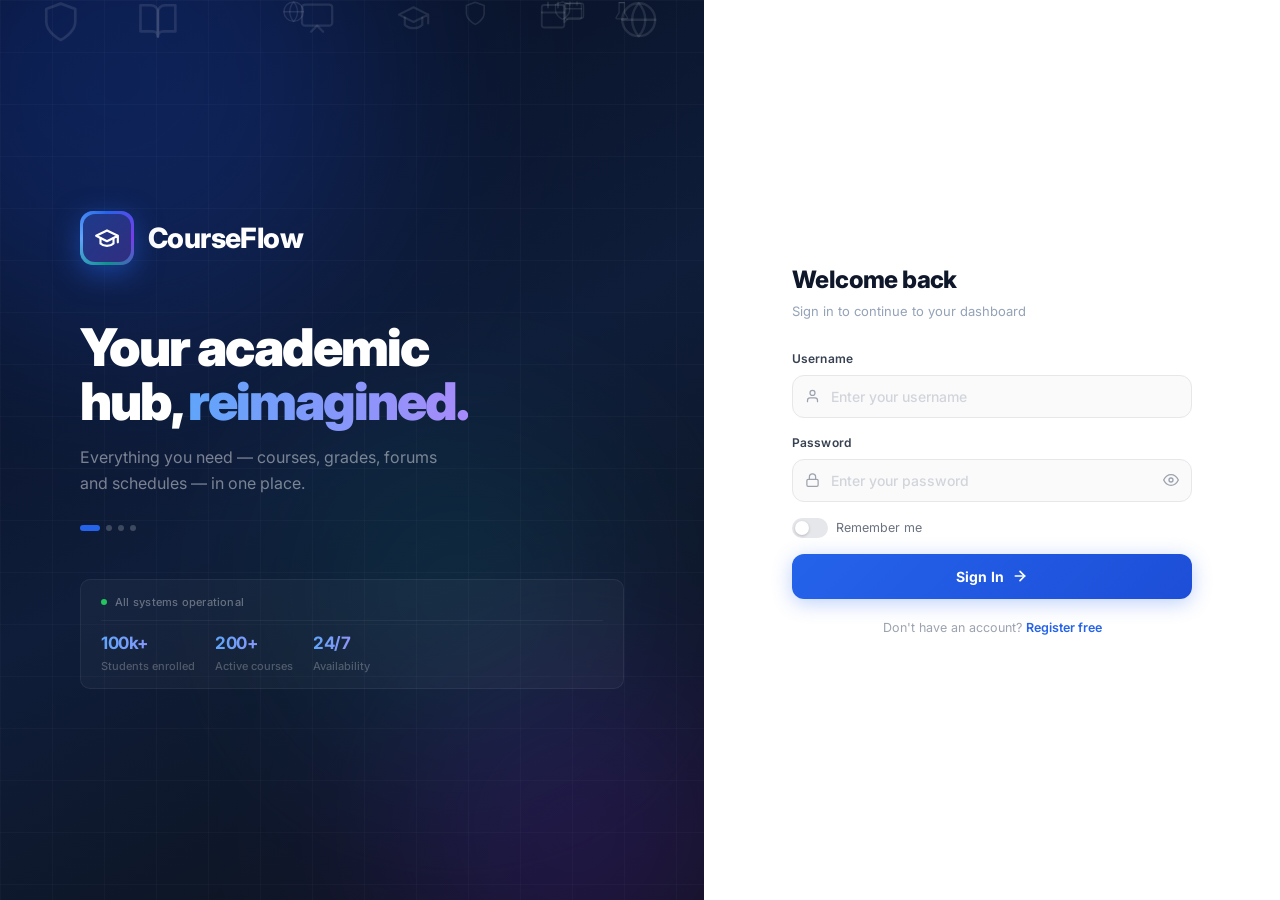
<file: admin-courses.html>
<!DOCTYPE html>
<html lang="en">
<head>
<meta charset="UTF-8" />
<meta name="viewport" content="width=device-width, initial-scale=1.0" />
<title>CourseFlow — Manage Courses</title>
<link rel="stylesheet" href="/styles.css" />
<style>
  /* ── SEARCH BAR IN PANEL HEADER ── */
  .search-field {
    position: relative;
    display: flex; align-items: center;
  }
  .search-field svg {
    position: absolute; left: 10px;
    width: 15px; height: 15px;
    stroke: var(--text-muted); fill: none;
    stroke-width: 2; stroke-linecap: round; stroke-linejoin: round;
    pointer-events: none;
  }
  .search-field input {
    padding: 7px 12px 7px 34px;
    font-size: 13px;
    width: 220px;
    border: 1.5px solid var(--border);
    border-radius: var(--radius-sm);
    background: var(--bg);
    color: var(--text);
    outline: none;
    transition: border-color 0.15s, box-shadow 0.15s;
  }
  .search-field input:focus {
    border-color: var(--blue);
    box-shadow: 0 0 0 3px rgba(37,99,235,0.08);
    background: var(--surface);
  }
  .search-field input::placeholder { color: var(--text-light); }

  /* ── SUBJECT DOT ── */
  .subject-dot {
    width: 10px; height: 10px;
    border-radius: 50%;
    flex-shrink: 0;
    display: inline-block;
  }

  /* ── LECTURER MINI AVATAR ── */
  .mini-avatar {
    width: 22px; height: 22px;
    border-radius: 50%;
    display: inline-flex; align-items: center; justify-content: center;
    font-size: 9px; font-weight: 700; color: #fff;
    flex-shrink: 0;
  }

  /* ── ASSIGN CARDS LAYOUT ── */
  .assign-cards {
    display: grid;
    grid-template-columns: 1fr 1fr;
    gap: 20px;
    margin-bottom: 24px;
  }
  .assign-select-card {
    background: var(--bg);
    border: 1.5px solid var(--border);
    border-radius: var(--radius);
    padding: 20px;
    transition: border-color 0.15s;
  }
  .assign-select-card:focus-within { border-color: var(--blue); }
  .assign-card-label {
    display: flex; align-items: center; gap: 8px;
    font-size: 11px; font-weight: 700; text-transform: uppercase;
    letter-spacing: 0.08em; color: var(--text-muted);
    margin-bottom: 10px;
  }
  .assign-card-label svg {
    width: 14px; height: 14px;
    stroke: currentColor; fill: none;
    stroke-width: 2; stroke-linecap: round; stroke-linejoin: round;
  }

  /* ── CREATE FORM ── */
  .create-form-card {
    background: var(--surface);
    border: 1px solid var(--border);
    border-radius: var(--radius);
    overflow: hidden;
    box-shadow: var(--shadow-sm);
  }
  .form-section-header {
    display: flex; align-items: center; gap: 10px;
    padding: 18px 24px;
    border-bottom: 1px solid var(--border);
    background: var(--bg);
  }
  .form-section-icon {
    width: 34px; height: 34px;
    border-radius: 8px;
    display: flex; align-items: center; justify-content: center;
    background: var(--blue-light);
  }
  .form-section-icon svg {
    width: 16px; height: 16px;
    stroke: var(--blue); fill: none;
    stroke-width: 2; stroke-linecap: round; stroke-linejoin: round;
  }
  .form-section-title { font-size: 14px; font-weight: 700; }
  .form-section-sub   { font-size: 12px; color: var(--text-muted); }

  .assign-course-row {
    display: flex; align-items: center; gap: 12px;
    padding: 11px 16px; cursor: pointer;
    border-bottom: 1px solid var(--border-light);
    transition: background 0.12s;
  }
  .assign-course-row:last-child { border-bottom: none; }
  .assign-course-row:hover { background: var(--bg); }
  .assign-course-row.selected { background: var(--blue-light); }
  .assign-course-row.selected .assign-course-code { background: var(--blue); color: #fff; }
  .assign-course-code {
    font-size: 11px; font-weight: 700;
    background: var(--bg); color: var(--text-muted);
    border-radius: 6px; padding: 3px 8px;
    white-space: nowrap; flex-shrink: 0;
    border: 1px solid var(--border);
  }
  .assign-course-name { font-size: 13px; font-weight: 500; flex: 1; min-width: 0; overflow: hidden; text-overflow: ellipsis; white-space: nowrap; }
  .assign-course-lec  { font-size: 11px; color: var(--text-muted); white-space: nowrap; flex-shrink: 0; }
  .assign-confirm-row {
    background: var(--bg);
    border: 1px solid var(--border);
    border-radius: var(--radius);
    padding: 16px 20px;
    display: flex; align-items: center; justify-content: space-between;
    gap: 16px;
    flex-wrap: wrap;
  }
  .assign-confirm-info { font-size: 13px; color: var(--text-muted); }
  .assign-confirm-info strong { color: var(--text); }

  .table-footer {
    padding: 14px 24px;
    border-top: 1px solid var(--border);
    display: flex; justify-content: space-between; align-items: center;
  }
</style>
</head>
<body>
<div class="layout">
  <aside class="sidebar" id="sidebar"></aside>
  <div class="main">
    <header class="topbar">
      <div class="topbar-left">
        <div class="topbar-title">Courses</div>
        <div class="topbar-sub">Create and manage all courses</div>
      </div>
      <div class="topbar-right">
        <span class="role-chip admin" id="tb-role-chip">admin</span>
        <a class="topbar-avatar-btn" href="/profile.html">
          <div class="user-avatar" id="tb-avatar">?</div>
          <span id="tb-username"></span>
        </a>
      </div>
    </header>

    <div class="page-content">

      <!-- TAB BAR -->
      <div class="tab-bar mb-24">
        <button class="tab-btn active" id="tab-list-btn" onclick="switchTab('list')">
          <span style="display:flex;align-items:center;gap:6px">
            <svg width="13" height="13" viewBox="0 0 24 24" fill="none" stroke="currentColor" stroke-width="2" stroke-linecap="round" stroke-linejoin="round"><line x1="8" y1="6" x2="21" y2="6"/><line x1="8" y1="12" x2="21" y2="12"/><line x1="8" y1="18" x2="21" y2="18"/><line x1="3" y1="6" x2="3.01" y2="6"/><line x1="3" y1="12" x2="3.01" y2="12"/><line x1="3" y1="18" x2="3.01" y2="18"/></svg>
            All Courses
          </span>
        </button>
        <button class="tab-btn" id="tab-assign-btn" onclick="switchTab('assign')">
          <span style="display:flex;align-items:center;gap:6px">
            <svg width="13" height="13" viewBox="0 0 24 24" fill="none" stroke="currentColor" stroke-width="2" stroke-linecap="round" stroke-linejoin="round"><path d="M20 21v-2a4 4 0 0 0-4-4H8a4 4 0 0 0-4 4v2"/><circle cx="12" cy="7" r="4"/></svg>
            Assign Lecturer
          </span>
        </button>
        <button class="tab-btn" id="tab-create-btn" onclick="switchTab('create')">
          <span style="display:flex;align-items:center;gap:6px">
            <svg width="13" height="13" viewBox="0 0 24 24" fill="none" stroke="currentColor" stroke-width="2" stroke-linecap="round" stroke-linejoin="round"><circle cx="12" cy="12" r="10"/><line x1="12" y1="8" x2="12" y2="16"/><line x1="8" y1="12" x2="16" y2="12"/></svg>
            Create Course
          </span>
        </button>
      </div>

      <!-- ── ALL COURSES ── -->
      <div id="section-list">
        <div class="panel">
          <div class="panel-header">
            <div class="panel-title">All Courses</div>
            <div class="search-field">
              <svg viewBox="0 0 24 24"><circle cx="11" cy="11" r="8"/><line x1="21" y1="21" x2="16.65" y2="16.65"/></svg>
              <input id="course-search" type="text" placeholder="Search courses…" oninput="filterCourses()" />
            </div>
          </div>
          <div id="courses-table"><div class="loading"><div class="spinner"></div> Loading courses…</div></div>
          <div class="table-footer">
            <span style="font-size:13px;color:var(--text-muted)" id="courses-count"></span>
            <div class="pagination" id="courses-pagination"></div>
          </div>
        </div>
      </div>

      <!-- ── ASSIGN LECTURER ── -->
      <div id="section-assign" style="display:none">
        <div style="display:grid;grid-template-columns:1fr 340px;gap:20px;align-items:start">
          <!-- Left: searchable course list -->
          <div class="panel" style="overflow:hidden">
            <div class="panel-header">
              <div class="panel-title">Select a Course</div>
              <div class="search-field">
                <svg viewBox="0 0 24 24"><circle cx="11" cy="11" r="8"/><line x1="21" y1="21" x2="16.65" y2="16.65"/></svg>
                <input id="assign-course-search" type="text" placeholder="Search by name or code…" oninput="filterAssignCourses()" />
              </div>
            </div>
            <div id="assign-course-list" style="max-height:calc(100vh - 280px);overflow-y:auto"></div>
          </div>
          <!-- Right: sticky confirm card -->
          <div style="position:sticky;top:80px">
            <div class="create-form-card">
              <div class="form-section-header" style="background:linear-gradient(135deg,#0d1424,#1e3a5f)">
                <div class="form-section-icon" style="background:rgba(255,255,255,0.12)">
                  <svg viewBox="0 0 24 24" style="stroke:#93c5fd"><path d="M20 21v-2a4 4 0 0 0-4-4H8a4 4 0 0 0-4 4v2"/><circle cx="12" cy="7" r="4"/></svg>
                </div>
                <div>
                  <div class="form-section-title" style="color:#fff">Assign Lecturer</div>
                  <div class="form-section-sub" style="color:#93c5fd">Select a course then pick a lecturer</div>
                </div>
              </div>
              <div class="panel-body" style="display:flex;flex-direction:column;gap:16px">
                <div>
                  <div class="assign-card-label" style="margin-bottom:6px">
                    <svg viewBox="0 0 24 24"><path d="M4 19.5A2.5 2.5 0 0 1 6.5 17H20"/><path d="M6.5 2H20v20H6.5A2.5 2.5 0 0 1 4 19.5v-15A2.5 2.5 0 0 1 6.5 2z"/></svg>
                    Course
                  </div>
                  <div id="assign-selected-course" style="font-size:13px;color:var(--text-muted);padding:10px 12px;background:var(--bg);border-radius:var(--radius-sm);border:1px solid var(--border)">
                    ← Select a course from the list
                  </div>
                </div>
                <div class="form-group" style="margin-bottom:0">
                  <label class="form-label">
                    <svg width="11" height="11" viewBox="0 0 24 24" fill="none" stroke="currentColor" stroke-width="2.5" stroke-linecap="round" stroke-linejoin="round" style="vertical-align:middle;margin-right:4px"><path d="M20 21v-2a4 4 0 0 0-4-4H8a4 4 0 0 0-4 4v2"/><circle cx="12" cy="7" r="4"/></svg>
                    Lecturer
                  </label>
                  <select class="form-select" id="al-lecturer-tab"><option value="">— Select lecturer —</option></select>
                </div>
                <button class="btn btn-primary w-full" style="justify-content:center;padding:12px" onclick="assignLecturerTab()">
                  <svg width="15" height="15" viewBox="0 0 24 24" fill="none" stroke="currentColor" stroke-width="2.5" stroke-linecap="round" stroke-linejoin="round"><polyline points="20 6 9 17 4 12"/></svg>
                  Confirm Assignment
                </button>
              </div>
            </div>
          </div>
        </div>
      </div>

      <select id="al-course" style="display:none"></select>

      <!-- ── CREATE COURSE ── -->
      <div id="section-create" style="display:none">
        <div style="display:grid;grid-template-columns:1fr 380px;gap:20px;align-items:start">

          <!-- Left: info panel -->
          <div class="panel" style="overflow:hidden">
            <div class="panel-header">
              <div class="panel-title">Course Details</div>
            </div>
            <div class="panel-body" style="display:flex;flex-direction:column;gap:16px">
              <div class="form-row" style="gap:16px">
                <div class="form-group" style="margin-bottom:0">
                  <label class="form-label">
                    <svg width="11" height="11" viewBox="0 0 24 24" fill="none" stroke="currentColor" stroke-width="2.5" stroke-linecap="round" stroke-linejoin="round" style="vertical-align:middle;margin-right:4px"><path d="M4 19.5A2.5 2.5 0 0 1 6.5 17H20"/><path d="M6.5 2H20v20H6.5A2.5 2.5 0 0 1 4 19.5v-15A2.5 2.5 0 0 1 6.5 2z"/></svg>
                    Course Title
                  </label>
                  <input class="form-input" id="cc-name" type="text" placeholder="e.g. Advanced Machine Learning" oninput="updateCoursePreview()" />
                </div>
                <div class="form-group" style="margin-bottom:0;max-width:160px">
                  <label class="form-label">
                    <svg width="11" height="11" viewBox="0 0 24 24" fill="none" stroke="currentColor" stroke-width="2.5" stroke-linecap="round" stroke-linejoin="round" style="vertical-align:middle;margin-right:4px"><rect x="3" y="3" width="18" height="18" rx="2"/><path d="M9 9h6M9 12h6M9 15h4"/></svg>
                    Course Code
                  </label>
                  <input class="form-input" id="cc-code" type="text" placeholder="e.g. CS401" oninput="updateCoursePreview()" />
                </div>
              </div>
              <div class="form-group" style="margin-bottom:0">
                <label class="form-label">
                  <svg width="11" height="11" viewBox="0 0 24 24" fill="none" stroke="currentColor" stroke-width="2.5" stroke-linecap="round" stroke-linejoin="round" style="vertical-align:middle;margin-right:4px"><path d="M21 15a2 2 0 0 1-2 2H7l-4 4V5a2 2 0 0 1 2-2h14a2 2 0 0 1 2 2z"/></svg>
                  Description
                </label>
                <textarea class="form-textarea" id="cc-desc" placeholder="Describe the course content, goals and prerequisites…" style="min-height:130px" oninput="updateCoursePreview()"></textarea>
              </div>
              <div class="form-group" style="margin-bottom:0">
                <label class="form-label">
                  <svg width="11" height="11" viewBox="0 0 24 24" fill="none" stroke="currentColor" stroke-width="2.5" stroke-linecap="round" stroke-linejoin="round" style="vertical-align:middle;margin-right:4px"><path d="M20 21v-2a4 4 0 0 0-4-4H8a4 4 0 0 0-4 4v2"/><circle cx="12" cy="7" r="4"/></svg>
                  Assign Lecturer
                  <span style="font-weight:400;text-transform:none;letter-spacing:0;color:var(--text-light);margin-left:4px">(optional)</span>
                </label>
                <select class="form-select" id="cc-lecturer" onchange="updateCoursePreview()"><option value="">— Assign later —</option></select>
              </div>
            </div>
          </div>

          <!-- Right: sticky preview + submit -->
          <div style="position:sticky;top:80px">
            <div class="create-form-card">
              <div class="form-section-header" style="background:linear-gradient(135deg,#0d1424,#1e3a5f)">
                <div class="form-section-icon" style="background:rgba(255,255,255,0.12)">
                  <svg viewBox="0 0 24 24" style="stroke:#93c5fd"><path d="M4 19.5A2.5 2.5 0 0 1 6.5 17H20"/><path d="M6.5 2H20v20H6.5A2.5 2.5 0 0 1 4 19.5v-15A2.5 2.5 0 0 1 6.5 2z"/></svg>
                </div>
                <div>
                  <div class="form-section-title" style="color:#fff">New Course</div>
                  <div class="form-section-sub" style="color:#93c5fd">Preview before creating</div>
                </div>
              </div>
              <div class="panel-body" style="display:flex;flex-direction:column;gap:14px">
                <!-- Live preview -->
                <div id="cc-preview" style="background:var(--bg);border:1px solid var(--border);border-radius:var(--radius);padding:16px;display:flex;flex-direction:column;gap:10px">
                  <div style="display:flex;align-items:center;gap:10px">
                    <div id="cc-prev-dot" style="width:10px;height:10px;border-radius:50%;background:var(--border);flex-shrink:0"></div>
                    <div id="cc-prev-code" style="font-size:11px;font-weight:700;color:var(--text-muted);background:var(--surface);border:1px solid var(--border);border-radius:6px;padding:3px 8px">CODE</div>
                  </div>
                  <div id="cc-prev-name" style="font-size:15px;font-weight:700;color:var(--text-muted)">Course title will appear here</div>
                  <div id="cc-prev-desc" style="font-size:12px;color:var(--text-light);line-height:1.5;display:-webkit-box;-webkit-line-clamp:3;-webkit-box-orient:vertical;overflow:hidden">Description will appear here…</div>
                  <div style="display:flex;align-items:center;gap:6px;padding-top:4px;border-top:1px solid var(--border-light)">
                    <svg width="11" height="11" viewBox="0 0 24 24" fill="none" stroke="var(--text-muted)" stroke-width="2" stroke-linecap="round" stroke-linejoin="round"><path d="M20 21v-2a4 4 0 0 0-4-4H8a4 4 0 0 0-4 4v2"/><circle cx="12" cy="7" r="4"/></svg>
                    <span id="cc-prev-lec" style="font-size:11px;color:var(--text-muted)">No lecturer assigned</span>
                  </div>
                </div>
                <button class="btn btn-primary w-full" style="justify-content:center;padding:12px" onclick="createCourse()">
                  <svg width="15" height="15" viewBox="0 0 24 24" fill="none" stroke="currentColor" stroke-width="2.5" stroke-linecap="round" stroke-linejoin="round"><circle cx="12" cy="12" r="10"/><line x1="12" y1="8" x2="12" y2="16"/><line x1="8" y1="12" x2="16" y2="12"/></svg>
                  Create Course
                </button>
              </div>
            </div>
          </div>

        </div>
      </div>

    </div>
  </div>
</div>
<div class="modal-overlay" id="assign-modal">
  <div class="modal" style="width:420px">
    <div class="modal-header">
      <div class="modal-title">Assign Lecturer</div>
      <button class="modal-close" onclick="document.getElementById('assign-modal').classList.remove('open')">✕</button>
    </div>
    <div class="form-group">
      <label class="form-label">Course</label>
      <div id="modal-course-label" style="font-size:13px;font-weight:600;padding:8px 12px;background:var(--bg);border-radius:var(--radius-sm);border:1px solid var(--border)"></div>
    </div>
    <div class="form-group">
      <label class="form-label">Lecturer</label>
      <select class="form-select" id="al-lecturer"><option value="">— Select lecturer —</option></select>
    </div>
    <button class="btn btn-primary w-full mt-8" style="justify-content:center" onclick="assignLecturer()">Confirm Assignment</button>
  </div>
</div>
<div id="toast"></div>
<script src="/app.js"></script>
<script>
  if (!requireRole('admin')) {}
  renderSidebar('admin-courses');

  let allCourses = [], filteredCourses = [], coursesPage = 1;
  const PAGE_SIZE = 15;

  const subjectColors = {
    CS:'#2563eb',COMP:'#2563eb',IT:'#0369a1',
    MATH:'#7c3aed',STAT:'#7c3aed',
    BIO:'#16a34a',ENV:'#16a34a',
    CHEM:'#0d9488',
    PHYS:'#d97706',
    ENG:'#dc2626',ENGL:'#dc2626',
    DATA:'#0369a1',
    DESIGN:'#be185d',ART:'#be185d',
    NET:'#1e40af',
    SEC:'#475569',
    DEFAULT:'#64748b'
  };
  function subjectColor(code) {
    if (!code) return subjectColors.DEFAULT;
    const prefix = code.replace(/[0-9]/g,'').toUpperCase();
    for (const k of Object.keys(subjectColors)) { if (prefix.startsWith(k)) return subjectColors[k]; }
    return subjectColors.DEFAULT;
  }
  function lecturerAvatarColor(name) {
    const colors = ['#2563eb','#7c3aed','#16a34a','#d97706','#0d9488','#dc2626'];
    let h = 0; for (let c of (name||'A')) h = (h*31+c.charCodeAt(0))&0xffff;
    return colors[h % colors.length];
  }

  function switchTab(tab) {
    ['list','assign','create'].forEach(t => {
      document.getElementById(`section-${t}`).style.display = t === tab ? '' : 'none';
      document.getElementById(`tab-${t}-btn`).classList.toggle('active', t === tab);
    });
    if (tab === 'assign') renderAssignCourseList();
  }

  async function init() {
    const [coursesRes, usersRes] = await Promise.all([api('/courses'), api('/users')]);
    allCourses = coursesRes.ok ? coursesRes.data : [];
    const q = document.getElementById('course-search').value.toLowerCase();
    filteredCourses = q
      ? allCourses.filter(c =>
          c.ccode.toLowerCase().includes(q) || c.cname.toLowerCase().includes(q) ||
          ((c.fname||'') + ' ' + (c.lname||'')).toLowerCase().includes(q))
      : allCourses;
    const lecturers = (usersRes.ok ? usersRes.data : []).filter(u => u.role === 'lecturer');

    resetSelect('al-lecturer',     '— Select lecturer —');
    resetSelect('al-lecturer-tab', '— Select lecturer —');
    resetSelect('cc-lecturer',     '— Assign later —');
    resetSelect('al-course', null);

    populateLecturerSelect('al-lecturer', lecturers);
    populateLecturerSelect('al-lecturer-tab', lecturers);
    populateLecturerSelect('cc-lecturer', lecturers);

    allCourses.forEach(c => {
      const o = document.createElement('option');
      o.value = c.courseID;
      o.textContent = `${c.ccode} — ${c.cname}`;
      document.getElementById('al-course').appendChild(o);
    });

    renderCoursesPage();
    if (document.getElementById('section-assign').style.display !== 'none') renderAssignCourseList();
    const hash = window.location.hash;
    if (hash === '#create') switchTab('create');
    else if (hash === '#assign') switchTab('assign');
  }

  function resetSelect(id, placeholder) {
    const el = document.getElementById(id);
    el.innerHTML = placeholder ? `<option value="">${placeholder}</option>` : '';
  }

  function populateLecturerSelect(id, lecturers) {
    lecturers.forEach(u => {
      const o = document.createElement('option');
      o.value = u.userID;
      o.textContent = `${u.fname} ${u.lname} (${u.username})`;
      document.getElementById(id).appendChild(o);
    });
  }

  let assignFilteredCourses = [];

  function renderAssignCourseList() {
    const q = (document.getElementById('assign-course-search')?.value || '').toLowerCase().trim();
    assignFilteredCourses = q
      ? allCourses.filter(c =>
          (c.ccode||'').toLowerCase().includes(q) ||
          (c.cname||'').toLowerCase().includes(q) ||
          ((c.fname||'') + ' ' + (c.lname||'')).toLowerCase().includes(q))
      : allCourses;
    const list = document.getElementById('assign-course-list');
    if (!list) return;
    if (!assignFilteredCourses.length) {
      list.innerHTML = '<div class="empty-state" style="padding:24px"><p>No courses match</p></div>';
      return;
    }
    const selectedID = document.getElementById('al-course').value;
    list.innerHTML = assignFilteredCourses.map(c => `
      <div class="assign-course-row${c.courseID == selectedID ? ' selected' : ''}" onclick="selectAssignCourse(${c.courseID}, '${(c.ccode||'').replace(/'/g,"\\'")}', '${(c.cname||'').replace(/'/g,"\\'")}', '${c.fname ? (c.fname+' '+(c.lname||'')).trim().replace(/'/g,"\\'") : ''}')">
        <span class="assign-course-code">${c.ccode}</span>
        <span class="assign-course-name">${c.cname}</span>
        <span class="assign-course-lec">${c.fname ? c.fname+' '+c.lname : '<span style="color:var(--amber)">Unassigned</span>'}</span>
      </div>`).join('');
  }

  function filterAssignCourses() { renderAssignCourseList(); }

  function selectAssignCourse(id, code, name, lecturer) {
    document.getElementById('al-course').value = id;
    document.getElementById('assign-selected-course').innerHTML = `
      <div style="display:flex;align-items:center;gap:10px">
        <span style="width:8px;height:8px;border-radius:50%;background:${subjectColor(code)};flex-shrink:0"></span>
        <div>
          <div style="font-weight:700;color:var(--text);font-size:13px">${code} — ${name}</div>
          ${lecturer ? `<div style="font-size:11px;color:var(--text-muted);margin-top:2px">Current: ${lecturer}</div>` : `<div style="font-size:11px;color:var(--amber);margin-top:2px">Currently unassigned</div>`}
        </div>
      </div>`;
    renderAssignCourseList();
  }

  function filterCourses() {
    const q = document.getElementById('course-search').value.toLowerCase().trim();
    filteredCourses = q
      ? allCourses.filter(c =>
          (c.ccode||'').toLowerCase().includes(q) ||
          (c.cname||'').toLowerCase().includes(q) ||
          ((c.fname||'') + ' ' + (c.lname||'')).toLowerCase().includes(q))
      : allCourses;
    coursesPage = 1; renderCoursesPage();
  }

  function renderCoursesPage() {
    const start = (coursesPage-1)*PAGE_SIZE, slice = filteredCourses.slice(start, start+PAGE_SIZE), total = filteredCourses.length;
    document.getElementById('courses-count').textContent = total === 0 ? 'No courses found' : `Showing ${start+1}–${Math.min(start+PAGE_SIZE,total)} of ${total.toLocaleString()}`;
    if (!slice.length) {
      document.getElementById('courses-table').innerHTML = `
        <div class="empty-state">
          <svg width="48" height="48" viewBox="0 0 24 24" fill="none" stroke="var(--border)" stroke-width="1.5" stroke-linecap="round" stroke-linejoin="round" style="margin-bottom:12px"><path d="M4 19.5A2.5 2.5 0 0 1 6.5 17H20"/><path d="M6.5 2H20v20H6.5A2.5 2.5 0 0 1 4 19.5v-15A2.5 2.5 0 0 1 6.5 2z"/></svg>
          <p>No courses match your search</p>
        </div>`;
      return;
    }
    document.getElementById('courses-table').innerHTML = `
      <table>
        <thead><tr><th>Code</th><th>Course</th><th>Lecturer</th><th></th></tr></thead>
        <tbody>${slice.map(c => {
          const color = subjectColor(c.ccode);
          const hasLecturer = c.fname;
          const lecInitials = hasLecturer ? (c.fname[0]+(c.lname||'')[0]).toUpperCase() : '';
          const lecColor = lecturerAvatarColor(c.fname);
          return `<tr>
            <td>
              <div style="display:flex;align-items:center;gap:8px">
                <span style="width:8px;height:8px;border-radius:50%;background:${color};flex-shrink:0;display:inline-block"></span>
                <span class="badge badge-blue" style="font-size:10px;font-weight:700">${c.ccode}</span>
              </div>
            </td>
            <td style="font-weight:500">${c.cname}</td>
            <td>
              ${hasLecturer
                ? `<div style="display:flex;align-items:center;gap:7px">
                     <div class="mini-avatar" style="background:${lecColor}">${lecInitials}</div>
                     <span>${c.fname} ${c.lname}</span>
                   </div>`
                : `<span class="badge badge-amber">Unassigned</span>`}
            </td>
            <td style="white-space:nowrap">
              <button class="btn btn-ghost btn-sm" onclick="viewCourse(${c.courseID})" style="margin-right:4px">View</button>
              <button class="btn btn-outline btn-sm" onclick="openAssignModal(${c.courseID}, '${(c.ccode||'').replace(/'/g,"\\'")} — ${(c.cname||'').replace(/'/g,"\\'")}')">Assign</button>
            </td>
          </tr>`;
        }).join('')}</tbody>
      </table>`;
    renderPagination('courses-pagination', coursesPage, Math.ceil(total/PAGE_SIZE), p => { coursesPage=p; renderCoursesPage(); });
  }

  function renderPagination(elId, page, pages, goFn) {
    if (pages <= 1) { document.getElementById(elId).innerHTML = ''; return; }
    const start = Math.max(1, page-2), end = Math.min(pages, page+2);
    document.getElementById(elId).innerHTML =
      `<button class="page-btn text" onclick="(${goFn.toString()})(${page-1})" ${page===1?'disabled':''}>Prev</button>` +
      (start>1?`<button class="page-btn" onclick="(${goFn.toString()})(1)">1</button>${start>2?'<span style="padding:0 4px">…</span>':''}` : '') +
      Array.from({length:end-start+1},(_,i)=>start+i).map(p=>`<button class="page-btn ${p===page?'active':''}" onclick="(${goFn.toString()})(${p})">${p}</button>`).join('') +
      (end<pages?`${end<pages-1?'<span style="padding:0 4px">…</span>':''}<button class="page-btn" onclick="(${goFn.toString()})(${pages})">${pages}</button>` : '') +
      `<button class="page-btn text" onclick="(${goFn.toString()})(${page+1})" ${page===pages?'disabled':''}>Next</button>`;
  }

  function openAssignModal(courseID, courseLabel) {
    document.getElementById('al-course').value = courseID;
    document.getElementById('modal-course-label').textContent = courseLabel;
    document.getElementById('al-lecturer').value = '';
    document.getElementById('assign-modal').classList.add('open');
  }

  async function assignLecturer() {
    const courseID   = document.getElementById('al-course').value;
    const lecturerID = document.getElementById('al-lecturer').value;
    if (!lecturerID) return toast('Please select a lecturer', 'error');
    const r = await api(`/courses/${courseID}/assign-lecturer`, { method: 'POST', body: JSON.stringify({ lecturerID: parseInt(lecturerID) }) });
    toast(r.data?.message || (r.ok ? 'Lecturer assigned!' : 'Failed'), r.ok ? 'success' : 'error');
    if (r.ok) { document.getElementById('assign-modal').classList.remove('open'); allCourses = []; await init(); }
  }

  async function assignLecturerTab() {
    const courseID   = document.getElementById('al-course').value;
    const lecturerID = document.getElementById('al-lecturer-tab').value;
    if (!courseID)   return toast('Please select a course first', 'error');
    if (!lecturerID) return toast('Please select a lecturer', 'error');
    const r = await api(`/courses/${courseID}/assign-lecturer`, { method: 'POST', body: JSON.stringify({ lecturerID: parseInt(lecturerID) }) });
    toast(r.data?.message || (r.ok ? 'Lecturer assigned!' : 'Failed'), r.ok ? 'success' : 'error');
    if (r.ok) {
      document.getElementById('al-course').value = '';
      document.getElementById('al-lecturer-tab').value = '';
      document.getElementById('assign-selected-course').innerHTML = '← Select a course from the list';
      allCourses = []; await init();
      renderAssignCourseList();
    }
  }

  function updateCoursePreview() {
    const code = document.getElementById('cc-code').value.trim() || 'CODE';
    const name = document.getElementById('cc-name').value.trim() || 'Course title will appear here';
    const desc = document.getElementById('cc-desc').value.trim() || 'Description will appear here…';
    const lecSel = document.getElementById('cc-lecturer');
    const lecText = lecSel.value ? lecSel.options[lecSel.selectedIndex].text : 'No lecturer assigned';
    const color = subjectColor(code);
    document.getElementById('cc-prev-dot').style.background = color;
    document.getElementById('cc-prev-code').textContent = code;
    document.getElementById('cc-prev-code').style.borderColor = color + '55';
    document.getElementById('cc-prev-code').style.color = color;
    document.getElementById('cc-prev-name').textContent = name;
    document.getElementById('cc-prev-name').style.color = name === 'Course title will appear here' ? 'var(--text-muted)' : 'var(--text)';
    document.getElementById('cc-prev-desc').textContent = desc;
    document.getElementById('cc-prev-desc').style.color = desc === 'Description will appear here…' ? 'var(--text-light)' : 'var(--text-muted)';
    document.getElementById('cc-prev-lec').textContent = lecText;
    document.getElementById('cc-prev-lec').style.color = lecSel.value ? 'var(--text)' : 'var(--text-muted)';
  }

  async function createCourse() {
    const ccode = document.getElementById('cc-code').value.trim();
    const cname = document.getElementById('cc-name').value.trim();
    const description = document.getElementById('cc-desc').value.trim();
    const lecturerID  = document.getElementById('cc-lecturer').value;
    if (!ccode || !cname) return toast('Course code and name required', 'error');
    const body = { ccode, cname, description };
    if (lecturerID) body.lecturerID = parseInt(lecturerID);
    const r = await api('/courses', { method: 'POST', body: JSON.stringify(body) });
    toast(r.data?.message || (r.ok ? 'Course created!' : 'Failed'), r.ok ? 'success' : 'error');
    if (r.ok) {
      document.getElementById('cc-code').value = '';
      document.getElementById('cc-name').value = '';
      document.getElementById('cc-desc').value = '';
      document.getElementById('cc-lecturer').value = '';
      updateCoursePreview();
      allCourses = []; init();
    }
  }

  init();
</script>
</body>
</html>
</file>
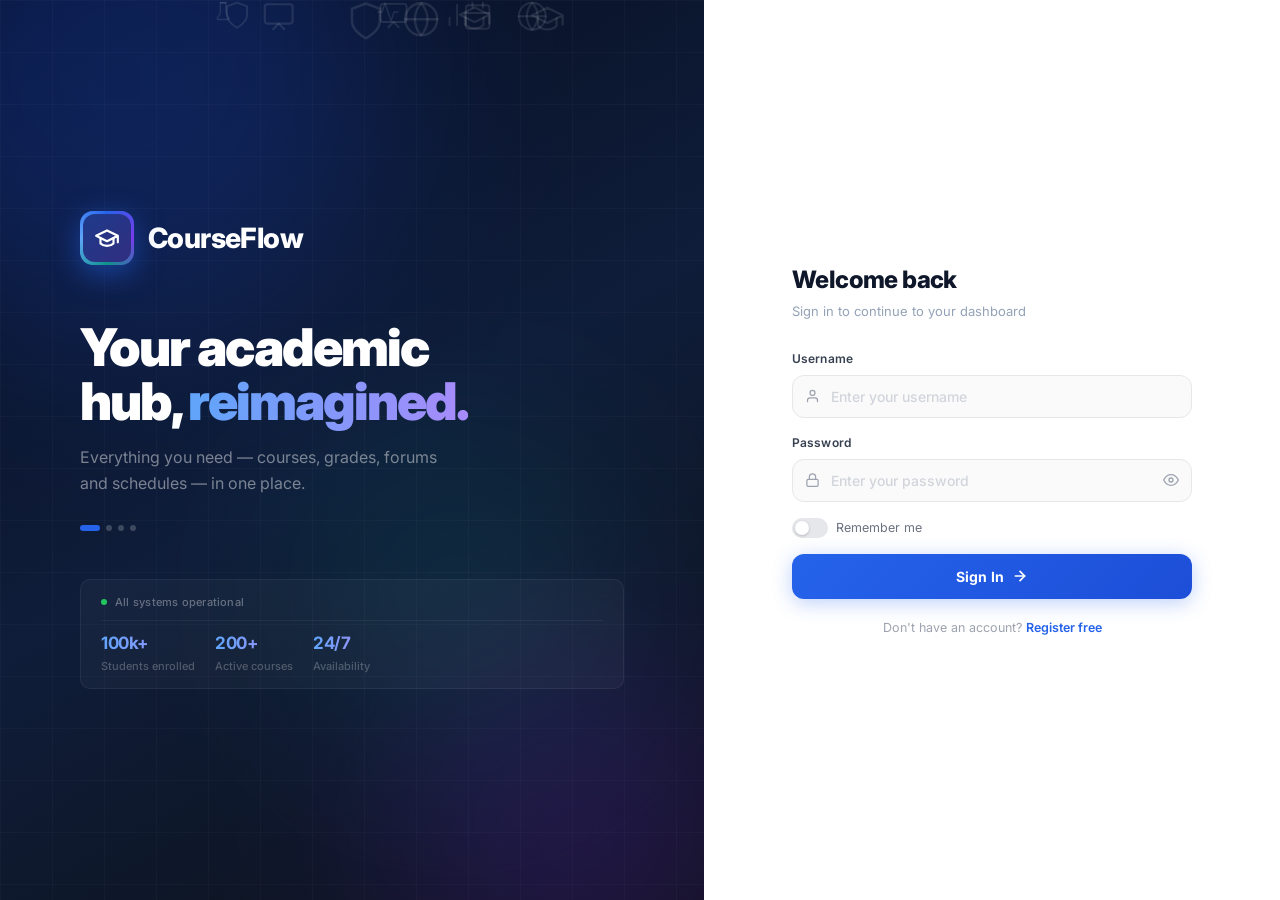
<file: admin-reports.html>
<!DOCTYPE html>
<html lang="en">
<head>
<meta charset="UTF-8" />
<meta name="viewport" content="width=device-width, initial-scale=1.0" />
<title>CourseFlow — Reports</title>
<link rel="stylesheet" href="/styles.css" />
<style>
  /* ── REPORT CARD GRID ── */
  .report-cards-grid {
    display: grid;
    grid-template-columns: repeat(5, 1fr);
    gap: 14px;
    margin-bottom: 28px;
  }
  @media (max-width: 1100px) { .report-cards-grid { grid-template-columns: repeat(3, 1fr); } }
  @media (max-width: 700px)  { .report-cards-grid { grid-template-columns: repeat(2, 1fr); } }

  .report-card {
    background: var(--surface);
    border: 2px solid var(--border);
    border-radius: var(--radius);
    padding: 20px 18px;
    cursor: pointer;
    transition: box-shadow 0.2s, border-color 0.15s, transform 0.15s;
    display: flex; flex-direction: column; gap: 10px;
    position: relative;
    overflow: hidden;
  }
  .report-card:hover {
    box-shadow: var(--shadow-md);
    border-color: #cbd5e1;
    transform: translateY(-2px);
  }
  .report-card.selected {
    border-color: var(--blue);
    box-shadow: 0 0 0 3px rgba(37,99,235,0.12), var(--shadow);
    background: var(--blue-light);
  }
  .report-card.selected::after {
    content: '';
    position: absolute; top: 10px; right: 10px;
    width: 18px; height: 18px;
    background: var(--blue);
    border-radius: 50%;
    background-image: url("data:image/svg+xml,%3Csvg width='10' height='10' viewBox='0 0 24 24' fill='none' stroke='white' stroke-width='3' stroke-linecap='round' stroke-linejoin='round' xmlns='http://www.w3.org/2000/svg'%3E%3Cpolyline points='20 6 9 17 4 12'/%3E%3C/svg%3E");
    background-repeat: no-repeat;
    background-position: center;
  }

  .report-card-icon {
    width: 40px; height: 40px;
    border-radius: 10px;
    display: flex; align-items: center; justify-content: center;
    flex-shrink: 0;
  }
  .report-card-icon svg {
    width: 18px; height: 18px; fill: none;
    stroke-width: 2; stroke-linecap: round; stroke-linejoin: round;
  }
  .report-card-title {
    font-size: 13px; font-weight: 700;
    line-height: 1.3;
    color: var(--text);
  }
  .report-card.selected .report-card-title { color: var(--blue); }
  .report-card-desc {
    font-size: 11px; color: var(--text-muted); line-height: 1.5;
    flex: 1;
  }
  .report-card.selected .report-card-desc { color: #3b82f6; }

  /* ── RESULTS PANEL ── */
  .report-panel-placeholder {
    padding: 60px 20px;
    text-align: center;
  }
  .report-panel-placeholder svg {
    width: 56px; height: 56px;
    stroke: var(--border); fill: none;
    stroke-width: 1.5; stroke-linecap: round; stroke-linejoin: round;
    margin-bottom: 14px;
  }
  .report-panel-placeholder p {
    font-size: 14px; color: var(--text-muted); font-weight: 500;
  }
  .report-panel-placeholder small {
    font-size: 12px; color: var(--text-light);
  }

  .table-footer {
    padding: 14px 24px;
    border-top: 1px solid var(--border);
    display: flex; justify-content: space-between; align-items: center;
  }
</style>
</head>
<body>
<div class="layout">
  <aside class="sidebar" id="sidebar"></aside>
  <div class="main">
    <header class="topbar">
      <div class="topbar-left">
        <div class="topbar-title">System Reports</div>
        <div class="topbar-sub">Database views and analytics</div>
      </div>
      <div class="topbar-right">
        <span class="role-chip admin" id="tb-role-chip">admin</span>
        <a class="topbar-avatar-btn" href="/profile.html">
          <div class="user-avatar" id="tb-avatar">?</div>
          <span id="tb-username"></span>
        </a>
      </div>
    </header>

    <div class="page-content">

      <!-- REPORT SELECTOR CARDS -->
      <div class="report-cards-grid">
        <div class="report-card report-btn" data-ep="courses" data-label="Courses with 50+ Students" onclick="loadReport(this)">
          <div class="report-card-icon" style="background:var(--blue-light)">
            <svg viewBox="0 0 24 24" style="stroke:var(--blue)"><path d="M4 19.5A2.5 2.5 0 0 1 6.5 17H20"/><path d="M6.5 2H20v20H6.5A2.5 2.5 0 0 1 4 19.5v-15A2.5 2.5 0 0 1 6.5 2z"/></svg>
          </div>
          <div class="report-card-title">Courses with 50+ Students</div>
          <div class="report-card-desc">High-demand courses that have at least 50 enrolled students.</div>
        </div>

        <div class="report-card report-btn" data-ep="students" data-label="Students Doing 5+ Courses" onclick="loadReport(this)">
          <div class="report-card-icon" style="background:var(--green-light)">
            <svg viewBox="0 0 24 24" style="stroke:var(--green)"><path d="M17 21v-2a4 4 0 0 0-4-4H5a4 4 0 0 0-4 4v2"/><circle cx="9" cy="7" r="4"/><path d="M23 21v-2a4 4 0 0 0-3-3.87"/><path d="M16 3.13a4 4 0 0 1 0 7.75"/></svg>
          </div>
          <div class="report-card-title">Students Doing 5+ Courses</div>
          <div class="report-card-desc">Students with a heavy course load enrolled in 5 or more courses.</div>
        </div>

        <div class="report-card report-btn" data-ep="lecturers" data-label="Lecturers Teaching 3+ Courses" onclick="loadReport(this)">
          <div class="report-card-icon" style="background:var(--purple-light)">
            <svg viewBox="0 0 24 24" style="stroke:var(--purple)"><circle cx="12" cy="8" r="4"/><path d="M20 21a8 8 0 1 0-16 0"/><path d="M16 11l4 4-4 4"/></svg>
          </div>
          <div class="report-card-title">Lecturers Teaching 3+ Courses</div>
          <div class="report-card-desc">Lecturers with a high teaching load across multiple courses.</div>
        </div>

        <div class="report-card report-btn" data-ep="top-10-enrolled" data-label="Top 10 Most Enrolled Courses" onclick="loadReport(this)">
          <div class="report-card-icon" style="background:var(--amber-light)">
            <svg viewBox="0 0 24 24" style="stroke:var(--amber)"><polyline points="22 12 18 12 15 21 9 3 6 12 2 12"/></svg>
          </div>
          <div class="report-card-title">Top 10 Most Enrolled</div>
          <div class="report-card-desc">The ten courses with the highest student enrolment numbers.</div>
        </div>

        <div class="report-card report-btn" data-ep="top-10-students" data-label="Top 10 Students by Average" onclick="loadReport(this)">
          <div class="report-card-icon" style="background:var(--teal-light)">
            <svg viewBox="0 0 24 24" style="stroke:var(--teal)"><circle cx="12" cy="8" r="6"/><path d="M15.477 12.89L17 22l-5-3-5 3 1.523-9.11"/></svg>
          </div>
          <div class="report-card-title">Top 10 Students by Average</div>
          <div class="report-card-desc">Best-performing students ranked by their overall grade average.</div>
        </div>
      </div>

      <!-- RESULTS PANEL -->
      <div class="panel">
        <div class="panel-header">
          <div style="display:flex;align-items:center;gap:10px">
            <div id="report-title-icon" style="width:8px;height:8px;border-radius:50%;background:var(--blue);display:none;flex-shrink:0"></div>
            <div class="panel-title" id="report-title">Select a report above</div>
          </div>
          <span style="font-size:12px;color:var(--text-muted)" id="report-count"></span>
        </div>
        <div id="report-table">
          <div class="report-panel-placeholder">
            <svg viewBox="0 0 24 24"><line x1="18" y1="20" x2="18" y2="10"/><line x1="12" y1="20" x2="12" y2="4"/><line x1="6" y1="20" x2="6" y2="14"/><rect x="2" y="2" width="20" height="20" rx="3"/></svg>
            <p>No report selected</p>
            <small>Click a report card above to load data</small>
          </div>
        </div>
        <div class="table-footer" style="border-top:none" id="report-footer">
          <span></span>
          <div class="pagination" id="report-pagination"></div>
        </div>
      </div>

    </div>
  </div>
</div>
<div id="toast"></div>
<script src="/app.js"></script>
<script>
  if (!requireRole('admin')) {}
  renderSidebar('admin-reports');

  let reportData = [], reportPage = 1;
  const PAGE_SIZE = 15;

  async function loadReport(btn) {
    document.querySelectorAll('.report-btn').forEach(b => b.classList.remove('selected'));
    btn.classList.add('selected');
    document.getElementById('report-title').textContent = btn.dataset.label;
    document.getElementById('report-title-icon').style.display = 'block';
    document.getElementById('report-table').innerHTML = '<div class="loading"><div class="spinner"></div> Loading report…</div>';
    document.getElementById('report-count').textContent = '';
    document.getElementById('report-pagination').innerHTML = '';
    const r = await api(`/reports/${btn.dataset.ep}`);
    reportData = r.ok ? r.data : [];
    reportPage = 1;
    if (!reportData.length) {
      document.getElementById('report-table').innerHTML = `
        <div class="empty-state">
          <svg width="48" height="48" viewBox="0 0 24 24" fill="none" stroke="var(--border)" stroke-width="1.5" stroke-linecap="round" stroke-linejoin="round" style="margin-bottom:12px"><circle cx="12" cy="12" r="10"/><line x1="12" y1="8" x2="12" y2="12"/><line x1="12" y1="16" x2="12.01" y2="16"/></svg>
          <p>No data returned for this report</p>
        </div>`;
      return;
    }
    renderReportPage();
  }

  function renderReportPage() {
    const keys  = Object.keys(reportData[0]);
    const start = (reportPage-1)*PAGE_SIZE, slice = reportData.slice(start, start+PAGE_SIZE), total = reportData.length;
    document.getElementById('report-count').textContent = `${total.toLocaleString()} result${total!==1?'s':''}`;
    document.getElementById('report-table').innerHTML = `
      <table>
        <thead><tr>${keys.map(k=>`<th>${k.replace(/_/g,' ')}</th>`).join('')}</tr></thead>
        <tbody>${slice.map((row,i)=>`<tr>${keys.map(k=>{
          const v = row[k];
          if (k==='student_count'||k==='course_count') return `<td><strong style="color:var(--blue)">${v}</strong></td>`;
          if (k==='overall_average') return `<td class="tbl-grade-good">${parseFloat(v).toFixed(1)}%</td>`;
          return `<td>${v??'—'}</td>`;
        }).join('')}</tr>`).join('')}</tbody>
      </table>`;
    renderPagination('report-pagination', reportPage, Math.ceil(total/PAGE_SIZE), p => { reportPage=p; renderReportPage(); });
  }

  function renderPagination(elId, page, pages, goFn) {
    if (pages <= 1) { document.getElementById(elId).innerHTML = ''; return; }
    const start = Math.max(1, page-2), end = Math.min(pages, page+2);
    document.getElementById(elId).innerHTML =
      `<button class="page-btn text" onclick="(${goFn.toString()})(${page-1})" ${page===1?'disabled':''}>Prev</button>` +
      (start>1?`<button class="page-btn" onclick="(${goFn.toString()})(1)">1</button>${start>2?'<span style="padding:0 4px">…</span>':''}` : '') +
      Array.from({length:end-start+1},(_,i)=>start+i).map(p=>`<button class="page-btn ${p===page?'active':''}" onclick="(${goFn.toString()})(${p})">${p}</button>`).join('') +
      (end<pages?`${end<pages-1?'<span style="padding:0 4px">…</span>':''}<button class="page-btn" onclick="(${goFn.toString()})(${pages})">${pages}</button>` : '') +
      `<button class="page-btn text" onclick="(${goFn.toString()})(${page+1})" ${page===pages?'disabled':''}>Next</button>`;
  }

  loadReport(document.querySelector('.report-btn'));
</script>
</body>
</html>
</file>
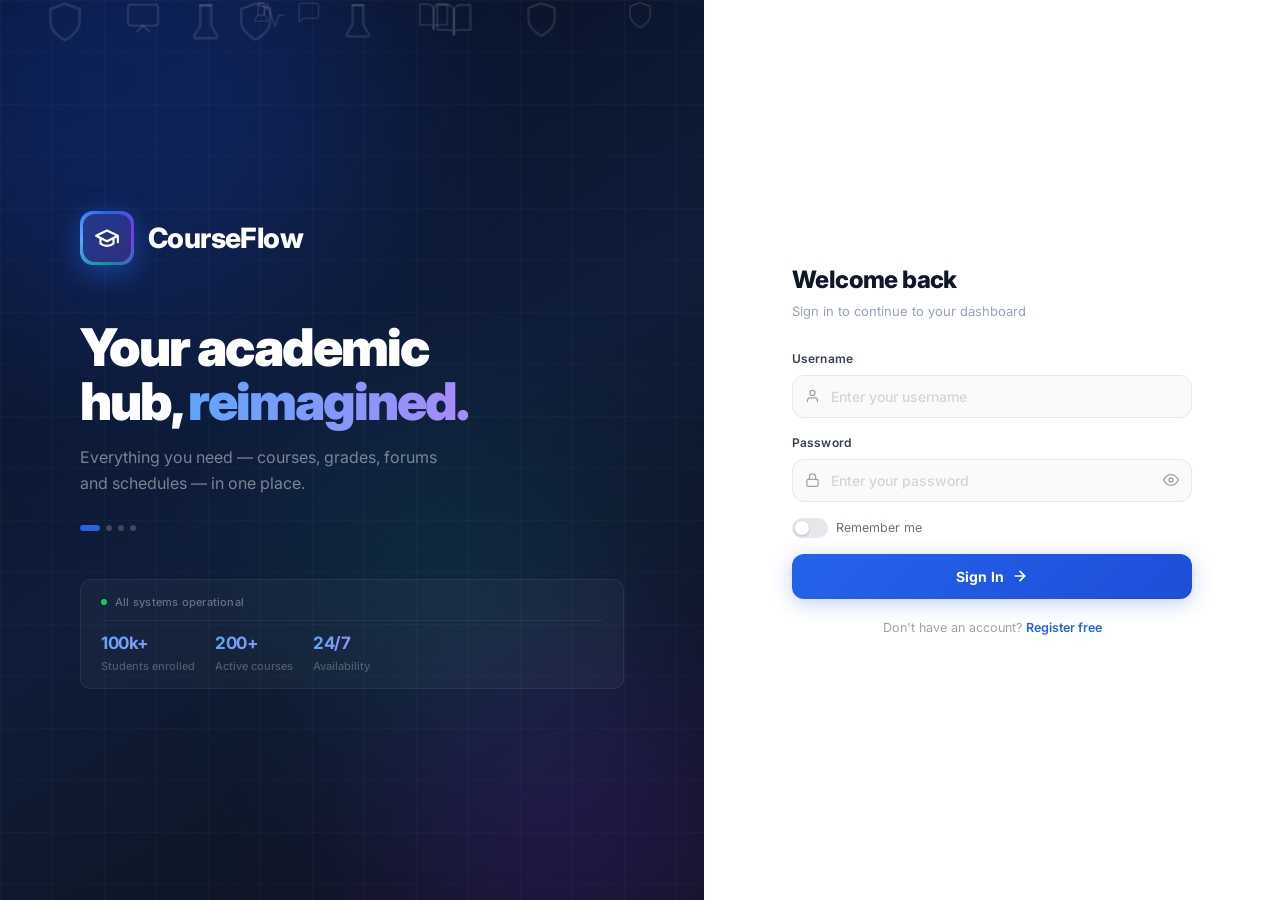
<file: admin-users.html>
<!DOCTYPE html>
<html lang="en">
<head>
<meta charset="UTF-8" />
<meta name="viewport" content="width=device-width, initial-scale=1.0" />
<title>CourseFlow — Manage Users</title>
<link rel="stylesheet" href="/styles.css" />
<style>
  /* ── SUMMARY STRIP ── */
  .role-summary-strip {
    display: flex;
    gap: 12px;
    margin-bottom: 24px;
    flex-wrap: wrap;
  }
  .role-stat-chip {
    display: flex; align-items: center; gap: 10px;
    background: var(--surface);
    border: 1.5px solid var(--border);
    border-radius: var(--radius);
    padding: 14px 20px;
    flex: 1; min-width: 150px;
    box-shadow: var(--shadow-sm);
    transition: box-shadow 0.15s;
  }
  .role-stat-chip:hover { box-shadow: var(--shadow); }
  .role-stat-icon {
    width: 36px; height: 36px;
    border-radius: 9px;
    display: flex; align-items: center; justify-content: center;
    flex-shrink: 0;
  }
  .role-stat-icon svg { width: 16px; height: 16px; stroke-width: 2; stroke-linecap: round; stroke-linejoin: round; fill: none; }
  .role-stat-count { font-size: 22px; font-weight: 800; letter-spacing: -0.5px; line-height: 1; }
  .role-stat-label { font-size: 11px; color: var(--text-muted); font-weight: 500; margin-top: 2px; }

  /* ── ROLE FILTER PILLS ── */
  .role-pills {
    display: flex; gap: 6px; flex-wrap: wrap;
  }
  .role-pill {
    padding: 6px 14px;
    border-radius: 20px;
    border: 1.5px solid var(--border);
    background: var(--surface);
    font-size: 12px; font-weight: 600;
    color: var(--text-muted);
    cursor: pointer;
    transition: all 0.15s;
    white-space: nowrap;
  }
  .role-pill:hover { border-color: var(--blue); color: var(--blue); background: var(--blue-light); }
  .role-pill.active-all    { background: var(--text); color: #fff; border-color: var(--text); }
  .role-pill.active-admin  { background: var(--amber); color: #fff; border-color: var(--amber); }
  .role-pill.active-lecturer { background: var(--purple); color: #fff; border-color: var(--purple); }
  .role-pill.active-student  { background: var(--blue); color: #fff; border-color: var(--blue); }

  /* ── SEARCH FIELD ── */
  .search-field {
    position: relative; display: flex; align-items: center;
  }
  .search-field svg {
    position: absolute; left: 10px;
    width: 15px; height: 15px;
    stroke: var(--text-muted); fill: none;
    stroke-width: 2; stroke-linecap: round; stroke-linejoin: round;
    pointer-events: none;
  }
  .search-field input {
    padding: 7px 12px 7px 34px;
    font-size: 13px; width: 240px;
    border: 1.5px solid var(--border);
    border-radius: var(--radius-sm);
    background: var(--bg); color: var(--text);
    outline: none;
    transition: border-color 0.15s, box-shadow 0.15s;
  }
  .search-field input:focus {
    border-color: var(--blue);
    box-shadow: 0 0 0 3px rgba(37,99,235,0.08);
    background: var(--surface);
  }
  .search-field input::placeholder { color: var(--text-light); }

  /* ── TABLE AVATAR ── */
  .tbl-avatar {
    width: 32px; height: 32px;
    border-radius: 50%;
    display: inline-flex; align-items: center; justify-content: center;
    font-size: 12px; font-weight: 700; color: #fff;
    flex-shrink: 0;
  }

  .table-footer {
    padding: 14px 24px;
    border-top: 1px solid var(--border);
    display: flex; justify-content: space-between; align-items: center;
  }
</style>
</head>
<body>
<div class="layout">
  <aside class="sidebar" id="sidebar"></aside>
  <div class="main">
    <header class="topbar">
      <div class="topbar-left">
        <div class="topbar-title">Users</div>
        <div class="topbar-sub">View and manage all system users</div>
      </div>
      <div class="topbar-right">
        <button class="btn btn-primary btn-sm" onclick="openAddUserModal()" style="white-space:nowrap">
          <svg width="13" height="13" viewBox="0 0 24 24" fill="none" stroke="currentColor" stroke-width="2.5" stroke-linecap="round" stroke-linejoin="round"><path d="M16 21v-2a4 4 0 0 0-4-4H5a4 4 0 0 0-4 4v2"/><circle cx="8.5" cy="7" r="4"/><line x1="20" y1="8" x2="20" y2="14"/><line x1="23" y1="11" x2="17" y2="11"/></svg>
          Add User
        </button>
        <span class="role-chip admin" id="tb-role-chip">admin</span>
        <a class="topbar-avatar-btn" href="/profile.html">
          <div class="user-avatar" id="tb-avatar">?</div>
          <span id="tb-username"></span>
        </a>
      </div>
    </header>

    <div class="page-content">

      <!-- ROLE SUMMARY STRIP -->
      <div class="role-summary-strip">
        <div class="role-stat-chip">
          <div class="role-stat-icon" style="background:var(--amber-light)">
            <svg viewBox="0 0 24 24" style="stroke:var(--amber)"><path d="M12 22s8-4 8-10V5l-8-3-8 3v7c0 6 8 10 8 10z"/></svg>
          </div>
          <div>
            <div class="role-stat-count" id="count-admin">—</div>
            <div class="role-stat-label">Admins</div>
          </div>
        </div>
        <div class="role-stat-chip">
          <div class="role-stat-icon" style="background:var(--purple-light)">
            <svg viewBox="0 0 24 24" style="stroke:var(--purple)"><circle cx="12" cy="8" r="4"/><path d="M20 21a8 8 0 1 0-16 0"/><path d="M16 11l4 4-4 4"/></svg>
          </div>
          <div>
            <div class="role-stat-count" id="count-lecturer">—</div>
            <div class="role-stat-label">Lecturers</div>
          </div>
        </div>
        <div class="role-stat-chip">
          <div class="role-stat-icon" style="background:var(--blue-light)">
            <svg viewBox="0 0 24 24" style="stroke:var(--blue)"><path d="M17 21v-2a4 4 0 0 0-4-4H5a4 4 0 0 0-4 4v2"/><circle cx="9" cy="7" r="4"/><path d="M23 21v-2a4 4 0 0 0-3-3.87"/><path d="M16 3.13a4 4 0 0 1 0 7.75"/></svg>
          </div>
          <div>
            <div class="role-stat-count" id="count-student">—</div>
            <div class="role-stat-label">Students</div>
          </div>
        </div>
        <div class="role-stat-chip" style="background:var(--bg);border-style:dashed;cursor:default">
          <div style="color:var(--text-muted)">
            <div class="role-stat-count" id="count-total" style="font-size:18px">—</div>
            <div class="role-stat-label">Total Users</div>
          </div>
        </div>
      </div>

      <!-- USERS PANEL -->
      <div class="panel">
        <div class="panel-header" style="flex-wrap:wrap;gap:12px">
          <div class="panel-title">All Users</div>
          <div style="display:flex;gap:10px;align-items:center;flex-wrap:wrap;margin-left:auto">
            <div class="role-pills">
              <button class="role-pill active-all" id="pill-all"      onclick="setRoleFilter('')">All</button>
              <button class="role-pill"             id="pill-admin"    onclick="setRoleFilter('admin')">Admin</button>
              <button class="role-pill"             id="pill-lecturer" onclick="setRoleFilter('lecturer')">Lecturer</button>
              <button class="role-pill"             id="pill-student"  onclick="setRoleFilter('student')">Student</button>
            </div>
            <div class="search-field">
              <svg viewBox="0 0 24 24"><circle cx="11" cy="11" r="8"/><line x1="21" y1="21" x2="16.65" y2="16.65"/></svg>
              <input id="user-search" type="text" placeholder="Search name or username…" oninput="filterUsers()" />
            </div>
          </div>
        </div>
        <div id="users-table"><div class="loading"><div class="spinner"></div> Loading users…</div></div>
        <div class="table-footer">
          <span style="font-size:13px;color:var(--text-muted)" id="users-count"></span>
          <div class="pagination" id="users-pagination"></div>
        </div>
      </div>

    </div>
  </div>
</div>
<div class="modal-overlay" id="add-user-modal">
  <div class="modal" style="width:460px">
    <div class="modal-header" style="background:linear-gradient(135deg,#0d1424,#1e3a5f);border-radius:var(--radius) var(--radius) 0 0;padding:18px 24px">
      <div style="display:flex;align-items:center;gap:10px">
        <div style="width:34px;height:34px;border-radius:8px;background:rgba(255,255,255,0.12);display:flex;align-items:center;justify-content:center;flex-shrink:0">
          <svg width="16" height="16" viewBox="0 0 24 24" fill="none" stroke="#93c5fd" stroke-width="2" stroke-linecap="round" stroke-linejoin="round"><path d="M16 21v-2a4 4 0 0 0-4-4H5a4 4 0 0 0-4 4v2"/><circle cx="8.5" cy="7" r="4"/><line x1="20" y1="8" x2="20" y2="14"/><line x1="23" y1="11" x2="17" y2="11"/></svg>
        </div>
        <div>
          <div class="modal-title" style="color:#fff">Add User</div>
          <div style="font-size:12px;color:rgba(255,255,255,0.5)">Create a new account manually</div>
        </div>
      </div>
      <button class="modal-close" onclick="closeAddUserModal()" style="color:rgba(255,255,255,0.6)">✕</button>
    </div>
    <div style="padding:20px 24px;display:flex;flex-direction:column;gap:14px">
      <div style="display:grid;grid-template-columns:1fr 1fr;gap:12px">
        <div class="form-group" style="margin-bottom:0">
          <label class="form-label">First Name</label>
          <input class="form-input" id="au-fname" type="text" placeholder="e.g. Jane" />
        </div>
        <div class="form-group" style="margin-bottom:0">
          <label class="form-label">Last Name</label>
          <input class="form-input" id="au-lname" type="text" placeholder="e.g. Smith" />
        </div>
      </div>
      <div class="form-group" style="margin-bottom:0">
        <label class="form-label">Username</label>
        <input class="form-input" id="au-username" type="text" placeholder="e.g. jsmith01" />
      </div>
      <div class="form-group" style="margin-bottom:0">
        <label class="form-label">Email</label>
        <input class="form-input" id="au-email" type="email" placeholder="e.g. jane@example.com" />
      </div>
      <div class="form-group" style="margin-bottom:0">
        <label class="form-label">Password</label>
        <input class="form-input" id="au-password" type="password" placeholder="Set a temporary password" />
      </div>
      <div class="form-group" style="margin-bottom:0">
        <label class="form-label">Role</label>
        <select class="form-select" id="au-role">
          <option value="student">Student</option>
          <option value="lecturer">Lecturer</option>
          <option value="admin">Admin</option>
        </select>
      </div>
      <button class="btn btn-primary w-full" style="justify-content:center;padding:11px;margin-top:4px" onclick="addUser()">
        <svg width="14" height="14" viewBox="0 0 24 24" fill="none" stroke="currentColor" stroke-width="2.5" stroke-linecap="round" stroke-linejoin="round"><path d="M16 21v-2a4 4 0 0 0-4-4H5a4 4 0 0 0-4 4v2"/><circle cx="8.5" cy="7" r="4"/><line x1="20" y1="8" x2="20" y2="14"/><line x1="23" y1="11" x2="17" y2="11"/></svg>
        Create Account
      </button>
    </div>
  </div>
</div>
<div id="toast"></div>
<script src="/app.js"></script>
<script>
  if (!requireRole('admin')) {}
  renderSidebar('admin-users');

  let allUsers = [], filteredUsers = [], usersPage = 1;
  let currentRoleFilter = '';
  const PAGE_SIZE = 20;

  const avatarColors = ['#2563eb','#7c3aed','#16a34a','#d97706','#0d9488','#dc2626','#0369a1','#be185d'];
  function avatarColor(str) { let h=0; for(let c of (str||'A')) h=(h*31+c.charCodeAt(0))&0xffff; return avatarColors[h%avatarColors.length]; }

  async function init() {
    const r = await api('/users');
    allUsers = r.ok ? r.data : [];
    filteredUsers = allUsers;

    // Update summary counts
    const admins    = allUsers.filter(u => u.role === 'admin').length;
    const lecturers = allUsers.filter(u => u.role === 'lecturer').length;
    const students  = allUsers.filter(u => u.role === 'student').length;
    document.getElementById('count-admin').textContent    = admins.toLocaleString();
    document.getElementById('count-lecturer').textContent = lecturers.toLocaleString();
    document.getElementById('count-student').textContent  = students.toLocaleString();
    document.getElementById('count-total').textContent    = allUsers.length.toLocaleString();

    renderUsersPage();
  }

  function setRoleFilter(role) {
    currentRoleFilter = role;
    // Update pill styles
    document.getElementById('role-filter').value = role; // keep hidden select in sync if present
    const pills = { '': 'all', 'admin': 'admin', 'lecturer': 'lecturer', 'student': 'student' };
    ['all','admin','lecturer','student'].forEach(r => {
      const el = document.getElementById(`pill-${r}`);
      if (!el) return;
      el.className = 'role-pill';
      if ((r === 'all' && role === '') || r === role) {
        el.classList.add(`active-${r === 'all' ? 'all' : role}`);
      }
    });
    filterUsers();
  }

  function filterUsers() {
    const role = currentRoleFilter;
    const q    = document.getElementById('user-search').value.toLowerCase();
    filteredUsers = allUsers.filter(u => {
      if (role && u.role !== role) return false;
      if (!q) return true;
      const full = ((u.fname||'') + ' ' + (u.lname||'')).toLowerCase();
      const fullRev = ((u.lname||'') + ' ' + (u.fname||'')).toLowerCase();
      return u.username.toLowerCase().includes(q) ||
             full.includes(q) ||
             fullRev.includes(q) ||
             (u.email||'').toLowerCase().includes(q);
    });
    usersPage = 1; renderUsersPage();
  }

  function renderUsersPage() {
    const start = (usersPage-1)*PAGE_SIZE, slice = filteredUsers.slice(start, start+PAGE_SIZE), total = filteredUsers.length;
    document.getElementById('users-count').textContent = total === 0 ? 'No users found' : `Showing ${start+1}–${Math.min(start+PAGE_SIZE,total)} of ${total.toLocaleString()}`;

    if (!slice.length) {
      document.getElementById('users-table').innerHTML = `
        <div class="empty-state">
          <svg width="48" height="48" viewBox="0 0 24 24" fill="none" stroke="var(--border)" stroke-width="1.5" stroke-linecap="round" stroke-linejoin="round" style="margin-bottom:12px"><path d="M17 21v-2a4 4 0 0 0-4-4H5a4 4 0 0 0-4 4v2"/><circle cx="9" cy="7" r="4"/><path d="M23 21v-2a4 4 0 0 0-3-3.87"/><path d="M16 3.13a4 4 0 0 1 0 7.75"/></svg>
          <p>No users match the current filter</p>
        </div>`;
      return;
    }

    document.getElementById('users-table').innerHTML = `
      <table>
        <thead><tr><th>User</th><th>Full Name</th><th>Email</th><th>Role</th></tr></thead>
        <tbody>${slice.map(u => {
          const initials = ((u.fname||'?')[0]+(u.lname||'')[0]).toUpperCase();
          const color = avatarColor(u.username);
          return `<tr>
            <td>
              <div style="display:flex;align-items:center;gap:10px">
                <div class="tbl-avatar" style="background:${color}">${initials}</div>
                <div>
                  <div style="font-weight:700;font-size:13px">${u.username}</div>
                  <div style="font-size:11px;color:var(--text-light)">ID #${u.userID}</div>
                </div>
              </div>
            </td>
            <td style="font-size:13px">${(u.fname||'')} ${(u.lname||'')}</td>
            <td style="color:var(--text-muted);font-size:12px">${u.email||'—'}</td>
            <td><span class="role-chip ${u.role}">${u.role}</span></td>
          </tr>`;
        }).join('')}</tbody>
      </table>`;
    renderPagination('users-pagination', usersPage, Math.ceil(total/PAGE_SIZE), p => { usersPage=p; renderUsersPage(); });
  }

  function renderPagination(elId, page, pages, goFn) {
    if (pages <= 1) { document.getElementById(elId).innerHTML = ''; return; }
    const start = Math.max(1, page-2), end = Math.min(pages, page+2);
    document.getElementById(elId).innerHTML =
      `<button class="page-btn text" onclick="(${goFn.toString()})(${page-1})" ${page===1?'disabled':''}>Prev</button>` +
      (start>1?`<button class="page-btn" onclick="(${goFn.toString()})(1)">1</button>${start>2?'<span style="padding:0 4px">…</span>':''}` : '') +
      Array.from({length:end-start+1},(_,i)=>start+i).map(p=>`<button class="page-btn ${p===page?'active':''}" onclick="(${goFn.toString()})(${p})">${p}</button>`).join('') +
      (end<pages?`${end<pages-1?'<span style="padding:0 4px">…</span>':''}<button class="page-btn" onclick="(${goFn.toString()})(${pages})">${pages}</button>` : '') +
      `<button class="page-btn text" onclick="(${goFn.toString()})(${page+1})" ${page===pages?'disabled':''}>Next</button>`;
  }

  function openAddUserModal() {
    ['au-fname','au-lname','au-username','au-email','au-password'].forEach(id => document.getElementById(id).value = '');
    document.getElementById('au-role').value = 'student';
    document.getElementById('add-user-modal').classList.add('open');
  }
  function closeAddUserModal() {
    document.getElementById('add-user-modal').classList.remove('open');
  }

  async function addUser() {
    const fname    = document.getElementById('au-fname').value.trim();
    const lname    = document.getElementById('au-lname').value.trim();
    const username = document.getElementById('au-username').value.trim();
    const email    = document.getElementById('au-email').value.trim();
    const password = document.getElementById('au-password').value;
    const role     = document.getElementById('au-role').value;

    if (!fname || !lname)    return toast('First and last name are required', 'error');
    if (!username)           return toast('Username is required', 'error');
    if (!email)              return toast('Email is required', 'error');
    if (!password)           return toast('Password is required', 'error');

    const r = await fetch('/register', {
      method: 'POST',
      headers: { 'Content-Type': 'application/json' },
      body: JSON.stringify({ fname, lname, username, email, password, role })
    });
    const data = await r.json();
    if (r.ok) {
      toast(`${role.charAt(0).toUpperCase()+role.slice(1)} account created!`, 'success');
      closeAddUserModal();
      allUsers = []; init();
    } else {
      toast(data.message || 'Failed to create user', 'error');
    }
  }

  init();
</script>
<!-- Hidden select kept for JS compat (filterUsers reads currentRoleFilter directly) -->
<select id="role-filter" style="display:none"></select>
</body>
</html>
</file>
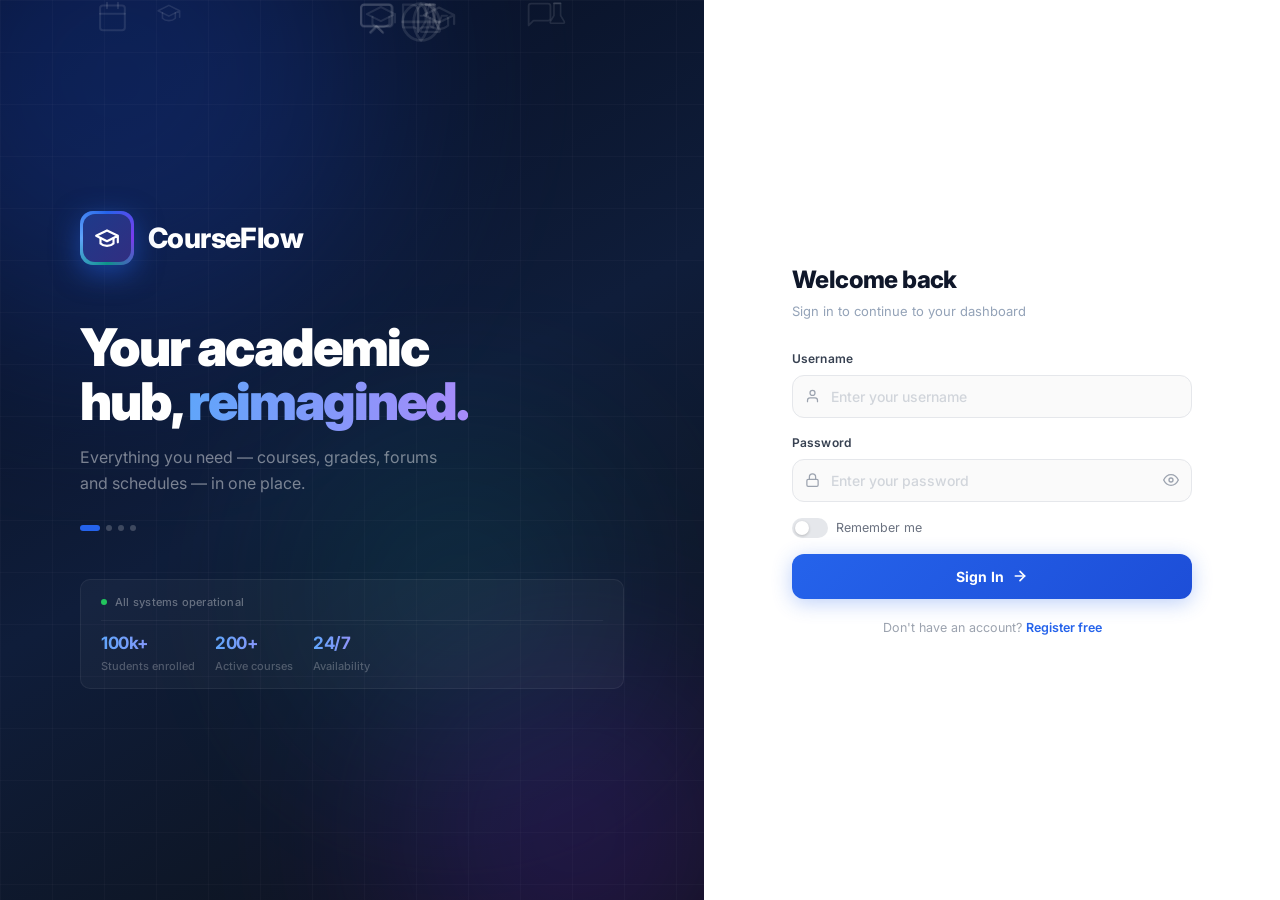
<file: auth.html>
<!DOCTYPE html>
<html lang="en">
<head>
<meta charset="UTF-8" />
<meta name="viewport" content="width=device-width, initial-scale=1.0" />
<title>CourseFlow - Sign In</title>
<link rel="stylesheet" href="/styles.css" />
<style>
  * { box-sizing: border-box; margin: 0; padding: 0; }

  .auth-scene {
    height: 100vh;
    display: grid;
    grid-template-columns: 1fr 1fr;
    font-family: 'Inter', sans-serif;
    overflow: hidden;
  }
  @media (max-width: 860px)  { .auth-scene { grid-template-columns: 1fr; } }
  @media (min-width: 1280px) { .auth-scene { grid-template-columns: 1.1fr .9fr; } }
  @media (min-width: 1600px) { .auth-scene { grid-template-columns: 1.2fr .8fr; } }

  /* ════════ LEFT ════════ */
  .auth-left {
    position: relative;
    overflow: hidden;
    display: flex;
    flex-direction: column;
    justify-content: center;
    padding: 56px 60px;
    background: linear-gradient(150deg, #060d1f 0%, #0f1d3a 50%, #0d1117 100%);
  }
  @media (max-width: 860px)  { .auth-left { display: none; } }
  @media (min-width: 1280px) { .auth-left { padding: 72px 80px; } }
  @media (min-width: 1600px) { .auth-left { padding: 88px 100px; } }

  .orb {
    position: absolute; border-radius: 50%;
    filter: blur(100px); pointer-events: none;
  }
  .orb-1 { width:520px;height:520px;background:#1d4ed8;opacity:.28;top:-180px;left:-140px;animation:drift1 16s ease-in-out infinite alternate; }
  .orb-2 { width:380px;height:380px;background:#6d28d9;opacity:.22;bottom:-120px;right:-60px;animation:drift2 13s ease-in-out infinite alternate; }
  .orb-3 { width:280px;height:280px;background:#0d9488;opacity:.18;top:50%;left:45%;animation:drift3 18s ease-in-out infinite alternate; }
  @keyframes drift1 { from{transform:translate(0,0)scale(1)}  to{transform:translate(30px,20px)scale(1.1)} }
  @keyframes drift2 { from{transform:translate(0,0)scale(1)}  to{transform:translate(-20px,30px)scale(1.08)} }
  @keyframes drift3 { from{transform:translate(0,0)scale(1)}  to{transform:translate(15px,-25px)scale(1.12)} }

  /* floating SVG icons */
  .floaters { position:absolute;inset:0;overflow:hidden;pointer-events:none; }
  .floater {
    position: absolute;
    animation: float-icon linear infinite;
  }
  .floater svg { display:block; stroke:rgba(255,255,255,0.10); fill:none; stroke-width:1.5; stroke-linecap:round; stroke-linejoin:round; }
  @keyframes float-icon {
    0%   { transform: translateY(100vh) rotate(-6deg); opacity:0; }
    8%   { opacity: 0.6; }
    85%  { opacity: 0.4; }
    100% { transform: translateY(-80px) rotate(8deg); opacity:0; }
  }

  .auth-grid {
    position:absolute;inset:0;
    background-image: linear-gradient(rgba(255,255,255,.025)1px,transparent 1px), linear-gradient(90deg,rgba(255,255,255,.025)1px,transparent 1px);
    background-size:52px 52px;
  }

  .auth-left-content { position:relative;z-index:2; }

  .fade-up { opacity:0;transform:translateY(18px);animation:fadeUp .65s ease forwards; }
  @keyframes fadeUp { to{opacity:1;transform:translateY(0)} }
  @keyframes spin { to{transform:rotate(360deg)} }

  /* brand */
  .al-brand { display:flex;align-items:center;gap:14px;margin-bottom:48px;animation-delay:.1s; }
  .al-logo {
    width:46px;height:46px;
    border-radius:13px;
    display:flex;align-items:center;justify-content:center;
    box-shadow:0 8px 28px rgba(37,99,235,.5);flex-shrink:0;
    position:relative;overflow:hidden;
    background:#1e3a8a;
  }
  .al-logo::before {
    content:'';
    position:absolute;
    width:160%;height:160%;
    top:-30%;left:-30%;
    background:conic-gradient(#2563eb,#7c3aed,#0d9488,#60a5fa,#2563eb);
    animation:logo-spin 3.5s linear infinite;
    border-radius:50%;
  }
  .al-logo::after {
    content:'';position:absolute;inset:2.5px;border-radius:10px;
    background:linear-gradient(135deg,#1e3a8a 0%,#312e81 100%);
  }
  .al-logo svg { width:22px;height:22px;stroke:#fff;position:relative;z-index:1; }
  @keyframes logo-spin { from{transform:rotate(0deg)} to{transform:rotate(360deg)} }
  .al-brand-name { font-size:24px;font-weight:800;letter-spacing:-.6px;color:#fff; }

  /* slideshow */
  .al-slide-wrap { margin-bottom:28px;animation-delay:.2s;min-height:150px; }
  .al-slide { display:none; }
  .al-slide.active { display:block;animation:slide-in .45s ease forwards; }
  @keyframes slide-in { from{opacity:0;transform:translateY(10px)} to{opacity:1;transform:translateY(0)} }
  .al-slide-title {
    font-size:44px;font-weight:900;letter-spacing:-2px;line-height:1.05;
    color:#fff;margin-bottom:14px;
  }
  .al-slide-title span {
    background:linear-gradient(90deg,#60a5fa,#a78bfa);
    -webkit-background-clip:text;-webkit-text-fill-color:transparent;background-clip:text;
  }
  .al-slide-sub { font-size:15px;color:rgba(255,255,255,.45);line-height:1.65;max-width:320px; }
  @media (min-width: 1280px) {
    .al-slide-title { font-size:52px; }
    .al-slide-sub   { font-size:16px;max-width:380px; }
    .al-brand-name  { font-size:28px; }
    .al-logo        { width:54px;height:54px; }
    .al-logo svg    { width:26px;height:26px; }
    .al-logo::after { inset:3px;border-radius:12px; }
  }
  @media (min-width: 1600px) {
    .al-slide-title { font-size:62px;letter-spacing:-2.5px; }
    .al-slide-sub   { font-size:17px;max-width:440px; }
    .al-brand-name  { font-size:32px; }
    .al-logo        { width:60px;height:60px; }
    .al-logo svg    { width:30px;height:30px; }
  }

  /* dots */
  .al-dots { display:flex;gap:6px;margin-bottom:40px;animation-delay:.3s; }
  .al-dot { width:6px;height:6px;border-radius:99px;background:rgba(255,255,255,.2);transition:all .3s;cursor:pointer; }
  .al-dot.active { width:20px;background:#2563eb; }

  /* status strip */
  .al-status {
    display:flex;flex-direction:column;gap:10px;
    padding:12px 16px;
    background:rgba(255,255,255,.03);
    border:1px solid rgba(255,255,255,.06);
    border-radius:10px;
    animation-delay:.4s;
  }
  .al-status-row { display:flex;align-items:center;gap:8px; }
  .al-status-pulse {
    width:6px;height:6px;border-radius:50%;flex-shrink:0;
    background:#22c55e;
    box-shadow:0 0 0 0 rgba(34,197,94,.5);
    animation:pulse-ring 2s ease-in-out infinite;
  }
  @keyframes pulse-ring {
    0%   { box-shadow:0 0 0 0 rgba(34,197,94,.5); }
    70%  { box-shadow:0 0 0 6px rgba(34,197,94,0); }
    100% { box-shadow:0 0 0 0 rgba(34,197,94,0); }
  }
  .al-status-label { font-size:11px;font-weight:500;color:rgba(255,255,255,.35);letter-spacing:.02em; }
  .al-status-divider { height:1px;background:rgba(255,255,255,.05); }
  .al-status-stats { display:flex;gap:20px; }
  .al-stat-item { display:flex;flex-direction:column;gap:1px; }
  .al-stat-value {
    font-size:15px;font-weight:700;letter-spacing:-.4px;
    background:linear-gradient(90deg,#60a5fa,#a78bfa);
    -webkit-background-clip:text;-webkit-text-fill-color:transparent;background-clip:text;
  }
  .al-stat-label { font-size:10px;color:rgba(255,255,255,.25);font-weight:500; }
  @media (min-width: 1280px) {
    .al-stat-value { font-size:17px; }
    .al-stat-label { font-size:11px; }
    .al-status     { padding:14px 20px; }
    .al-slide-wrap { min-height:170px; }
    .al-brand      { margin-bottom:56px; }
    .al-dots       { margin-bottom:48px; }
  }
  @media (min-width: 1600px) {
    .al-stat-value { font-size:19px; }
    .al-slide-wrap { min-height:200px; }
    .al-brand      { margin-bottom:64px; }
  }

  /* ════════ RIGHT ════════ */
  .auth-right {
    display:flex;align-items:center;justify-content:center;
    padding:40px 48px;
    background:#fff;
    overflow:hidden;
  }
  .auth-card { width:100%;max-width:360px; }
  @media (min-width: 1280px) {
    .auth-right  { padding: 48px 64px; }
    .auth-card   { max-width:400px; }
    .ac-heading  { font-size:28px; }
    .ag-input, .ag-select { padding:13px 14px;font-size:15px; }
    .ag-input-wrap .ag-input { padding-left:42px; }
    .ag-input-wrap > svg    { width:16px;height:16px;left:14px; }
    .ag-btn      { padding:15px;font-size:15px; }
  }
  @media (min-width: 1600px) {
    .auth-card   { max-width:440px; }
    .ac-heading  { font-size:32px; }
    .ag-input, .ag-select { padding:15px 16px;font-size:15px; }
    .ag-input-wrap .ag-input { padding-left:44px; }
    .ag-btn      { padding:16px;font-size:15px; }
  }

  /* step bar */
  .step-bar { display:flex;align-items:center;margin-bottom:32px; }
  .step-node { display:flex;flex-direction:column;align-items:center;gap:6px;flex-shrink:0; }
  .step-circle {
    width:34px;height:34px;border-radius:50%;
    display:flex;align-items:center;justify-content:center;
    font-size:12px;font-weight:700;
    background:#f1f5f9;color:#94a3b8;
    transition:all .3s;border:2px solid #e2e8f0;
  }
  .step-circle.active { background:#2563eb;color:#fff;border-color:#2563eb;box-shadow:0 0 0 5px rgba(37,99,235,.12); }
  .step-circle.done   { background:#22c55e;color:#fff;border-color:#22c55e; }
  .step-label { font-size:10px;font-weight:600;color:#cbd5e1;white-space:nowrap;letter-spacing:.03em;text-transform:uppercase; }
  .step-label.active { color:#2563eb; }
  .step-label.done   { color:#22c55e; }
  .step-line { flex:1;height:2px;background:#f1f5f9;margin:0 8px;margin-bottom:22px;transition:background .3s;border-radius:2px; }
  .step-line.done { background:#22c55e; }

  .ac-heading { font-size:24px;font-weight:800;letter-spacing:-.6px;color:#0f172a;margin-bottom:4px; }
  .ac-sub { font-size:13px;color:#94a3b8;margin-bottom:28px;line-height:1.5; }

  .ag-group { margin-bottom:16px; }
  .ag-label {
    display:flex;align-items:center;gap:6px;
    font-size:12px;font-weight:600;color:#374151;
    margin-bottom:7px;letter-spacing:.01em;
  }
  .ag-label svg { width:13px;height:13px;stroke:#9ca3af;flex-shrink:0; }

  /* input wrapper for icon inside */
  .ag-input-wrap { position:relative; }
  .ag-input-wrap > svg {
    position:absolute;left:13px;top:50%;transform:translateY(-50%);
    width:15px;height:15px;stroke:#9ca3af;pointer-events:none;
  }
  .ag-input-wrap .ag-input { padding-left:38px; }

  .ag-input, .ag-select {
    width:100%;
    background:#fafafa;
    border:1.5px solid #e5e7eb;
    border-radius:12px;
    padding:12px 14px;
    font-size:14px;font-weight:500;
    color:#111827;outline:none;font-family:inherit;
    transition:border-color .18s,box-shadow .18s,background .18s;
  }
  .ag-input::placeholder { color:#d1d5db; }
  .ag-input:focus,.ag-select:focus {
    border-color:#2563eb;background:#fff;
    box-shadow:0 0 0 4px rgba(37,99,235,.08);
  }
  .ag-select { appearance:none;cursor:pointer; }
  .ag-row { display:grid;grid-template-columns:1fr 1fr;gap:10px; }
  .ag-hint { font-size:11px;color:#b0b8c4;margin-top:5px;padding-left:2px; }

  .ag-btn {
    width:100%;margin-top:8px;padding:14px;
    background:linear-gradient(135deg,#2563eb,#1d4ed8);
    border:none;border-radius:12px;
    font-size:14px;font-weight:700;color:#fff;cursor:pointer;font-family:inherit;
    box-shadow:0 4px 20px rgba(37,99,235,.3);
    transition:transform .15s,box-shadow .15s;
    display:flex;align-items:center;justify-content:center;gap:8px;
    letter-spacing:.01em;
  }
  .ag-btn:hover { transform:translateY(-1px);box-shadow:0 8px 28px rgba(37,99,235,.4); }
  .ag-btn:active { transform:translateY(0); }
  .ag-btn svg { width:16px;height:16px;stroke:#fff; }

  .ag-btn-ghost {
    width:100%;margin-top:8px;padding:12px;
    background:#f8fafc;border:1.5px solid #e5e7eb;border-radius:12px;
    font-size:13px;font-weight:600;color:#6b7280;cursor:pointer;font-family:inherit;
    transition:border-color .15s,color .15s,background .15s;
    display:flex;align-items:center;justify-content:center;gap:6px;
  }
  .ag-btn-ghost:hover { border-color:#cbd5e1;color:#111827;background:#f1f5f9; }
  .ag-btn-ghost svg { width:14px;height:14px;stroke:currentColor; }

  .ag-switch { text-align:center;font-size:12.5px;color:#9ca3af;margin-top:20px; }
  .ag-switch a { color:#2563eb;font-weight:600;cursor:pointer;text-decoration:none; }
  .ag-switch a:hover { color:#1d4ed8; }

  /* remember me */
  .ag-remember { display:flex;align-items:center;justify-content:space-between;margin-bottom:16px; }
  .ag-remember-label { display:flex;align-items:center;gap:8px;font-size:12.5px;color:#6b7280;cursor:pointer;user-select:none; }
  .pill-toggle { position:relative;width:36px;height:20px;flex-shrink:0; }
  .pill-toggle input { opacity:0;width:0;height:0;position:absolute; }
  .pill-track {
    position:absolute;inset:0;border-radius:99px;
    background:#e5e7eb;transition:background .2s;cursor:pointer;
  }
  .pill-track::after {
    content:'';position:absolute;top:3px;left:3px;
    width:14px;height:14px;border-radius:50%;
    background:#fff;box-shadow:0 1px 3px rgba(0,0,0,.2);
    transition:transform .2s cubic-bezier(.4,0,.2,1);
  }
  .pill-toggle input:checked + .pill-track { background:#2563eb; }
  .pill-toggle input:checked + .pill-track::after { transform:translateX(16px); }

  /* cursor glow */
  #cursor-glow {
    position:fixed;pointer-events:none;z-index:1;
    width:320px;height:320px;border-radius:50%;
    background:radial-gradient(circle,rgba(37,99,235,.18) 0%,transparent 70%);
    transform:translate(-50%,-50%);
    transition:opacity .3s;opacity:0;
  }

  /* login success modal */
  .login-modal-overlay {
    position:fixed;inset:0;z-index:100;
    background:rgba(6,13,31,.7);
    backdrop-filter:blur(6px);
    display:flex;align-items:center;justify-content:center;
    opacity:0;pointer-events:none;
    transition:opacity .3s ease;
  }
  .login-modal-overlay.show { opacity:1;pointer-events:auto; }
  .login-modal {
    background:#fff;border-radius:20px;
    padding:40px 36px;width:320px;text-align:center;
    box-shadow:0 24px 60px rgba(0,0,0,.18);
    transform:translateY(16px) scale(.97);
    transition:transform .35s cubic-bezier(.4,0,.2,1);
  }
  .login-modal-overlay.show .login-modal { transform:translateY(0) scale(1); }

  .lm-avatar {
    width:64px;height:64px;border-radius:50%;
    background:linear-gradient(135deg,#2563eb,#7c3aed);
    display:flex;align-items:center;justify-content:center;
    font-size:26px;font-weight:800;color:#fff;
    margin:0 auto 16px;
    box-shadow:0 8px 24px rgba(37,99,235,.35);
  }
  .lm-title { font-size:20px;font-weight:800;color:#0f172a;letter-spacing:-.4px;margin-bottom:4px; }
  .lm-role  { font-size:12px;font-weight:600;color:#94a3b8;text-transform:uppercase;letter-spacing:.08em;margin-bottom:24px; }

  .lm-progress-wrap {
    height:4px;background:#f1f5f9;border-radius:99px;overflow:hidden;margin-bottom:14px;
  }
  .lm-progress-bar {
    height:100%;width:0%;border-radius:99px;
    background:linear-gradient(90deg,#2563eb,#7c3aed);
    transition:width .08s linear;
  }
  .lm-status { font-size:12.5px;color:#94a3b8;font-weight:500; }

  /* role card micro-animations */
  .role-card { transition:border-color .18s,background .18s,transform .18s,box-shadow .18s; }
  .role-card:hover { border-color:#93c5fd;transform:translateY(-2px);box-shadow:0 6px 16px rgba(37,99,235,.1); }
  .role-card.selected { border-color:#2563eb;background:#eff6ff;transform:translateY(-2px);box-shadow:0 6px 20px rgba(37,99,235,.15); }
  .role-card svg { transition:transform .2s,stroke .18s; }
  .role-card:hover svg { transform:scale(1.15); }
  .role-card.selected svg { stroke:#2563eb;transform:scale(1.15); }

  /* step slide transitions */
  .step-viewport { position:relative;overflow:hidden; }
  .reg-step { display:block;position:absolute;top:0;left:0;width:100%;opacity:0;pointer-events:none;transform:translateX(60px); }
  .reg-step.active { position:relative;opacity:1;pointer-events:auto;transform:translateX(0);transition:transform .32s cubic-bezier(.4,0,.2,1),opacity .28s ease; }
  .reg-step.exit-left  { opacity:0;transform:translateX(-60px);transition:transform .28s cubic-bezier(.4,0,.2,1),opacity .22s ease;pointer-events:none; }
  .reg-step.exit-right { opacity:0;transform:translateX(60px);transition:transform .28s cubic-bezier(.4,0,.2,1),opacity .22s ease;pointer-events:none; }
  .reg-step.enter-right{ opacity:0;transform:translateX(60px); }
  .reg-step.enter-left { opacity:0;transform:translateX(-60px); }

  /* password eye toggle */
  .pw-wrap { position:relative; }
  .pw-wrap .ag-input { padding-right:40px; }
  .pw-eye {
    position:absolute;right:13px;top:50%;transform:translateY(-50%);
    background:none;border:none;padding:0;cursor:pointer;
    color:#9ca3af;display:flex;align-items:center;
    transition:color .15s;
  }
  .pw-eye:hover { color:#6b7280; }
  .pw-eye svg { width:16px;height:16px;stroke:currentColor;fill:none;stroke-width:2;stroke-linecap:round;stroke-linejoin:round; }

  .panel-wrap { transition:opacity .25s ease; }
  .panel-wrap.hidden { display:none;opacity:0;pointer-events:none; }
  .panel-wrap.visible { display:block;opacity:1; }

  /* role cards */
  .role-cards { display:grid;grid-template-columns:repeat(2,1fr);gap:8px;margin-top:4px; }
  .role-card {
    padding:12px 8px;border-radius:10px;
    border:1.5px solid #e5e7eb;
    text-align:center;cursor:pointer;
    transition:border-color .18s,background .18s;
    background:#fff;
  }
  .role-card:hover { border-color:#93c5fd; }
  .role-card.selected { border-color:#2563eb;background:#eff6ff; }
  .role-card svg { width:20px;height:20px;stroke:#6b7280;margin:0 auto 6px;display:block; }
  .role-card.selected svg { stroke:#2563eb; }
  .role-card-label { font-size:12px;font-weight:600;color:#374151; }
  .role-card.selected .role-card-label { color:#2563eb; }
</style>
</head>
<body>

<div class="auth-scene">

  <div id="cursor-glow"></div>
  <!-- ════════ LEFT ════════ -->
  <div class="auth-left" id="auth-left">
    <div class="orb orb-1"></div>
    <div class="orb orb-2"></div>
    <div class="orb orb-3"></div>
    <div class="floaters" id="floaters"></div>
    <div class="auth-grid"></div>

    <div class="auth-left-content">

      <div class="al-brand fade-up">
        <div class="al-logo">
          <svg xmlns="http://www.w3.org/2000/svg" viewBox="0 0 24 24" fill="none" stroke="currentColor" stroke-width="2" stroke-linecap="round" stroke-linejoin="round"><path d="M22 10v6M2 10l10-5 10 5-10 5z"/><path d="M6 12v5c3 3 9 3 12 0v-5"/></svg>
        </div>
        <div class="al-brand-name">CourseFlow</div>
      </div>

      <div class="al-slide-wrap fade-up">
        <div class="al-slide active" id="slide-0">
          <div class="al-slide-title">Your academic<br>hub, <span>reimagined.</span></div>
          <div class="al-slide-sub">Everything you need — courses, grades, forums and schedules — in one place.</div>
        </div>
        <div class="al-slide" id="slide-1">
          <div class="al-slide-title">200+ courses,<br><span>one platform.</span></div>
          <div class="al-slide-sub">Browse the full curriculum, enroll instantly and track your progress.</div>
        </div>
        <div class="al-slide" id="slide-2">
          <div class="al-slide-title">Connect with<br><span>your class.</span></div>
          <div class="al-slide-sub">Academic forums, live threads and discussions for every course.</div>
        </div>
        <div class="al-slide" id="slide-3">
          <div class="al-slide-title">Stay on top<br>of <span>deadlines.</span></div>
          <div class="al-slide-sub">Schedules, calendar events and assignment due dates always in view.</div>
        </div>
      </div>

      <div class="al-dots fade-up">
        <div class="al-dot active" onclick="goSlide(0)"></div>
        <div class="al-dot" onclick="goSlide(1)"></div>
        <div class="al-dot" onclick="goSlide(2)"></div>
        <div class="al-dot" onclick="goSlide(3)"></div>
      </div>

      <div class="al-status fade-up">
        <div class="al-status-row">
          <div class="al-status-pulse"></div>
          <div class="al-status-label">All systems operational</div>
        </div>
        <div class="al-status-divider"></div>
        <div class="al-status-stats">
          <div class="al-stat-item">
            <div class="al-stat-value">100k+</div>
            <div class="al-stat-label">Students enrolled</div>
          </div>
          <div class="al-stat-item">
            <div class="al-stat-value">200+</div>
            <div class="al-stat-label">Active courses</div>
          </div>
          <div class="al-stat-item">
            <div class="al-stat-value">24/7</div>
            <div class="al-stat-label">Availability</div>
          </div>
        </div>
      </div>

    </div>
  </div>

  <!-- ════════ RIGHT ════════ -->
  <div class="auth-right">
    <div class="auth-card">

      <!-- SIGN IN -->
      <div class="panel-wrap visible" id="panel-login">
        <div class="ac-heading">Welcome back</div>
        <div class="ac-sub">Sign in to continue to your dashboard</div>

        <div class="ag-group">
          <label class="ag-label">Username</label>
          <div class="ag-input-wrap">
            <svg xmlns="http://www.w3.org/2000/svg" viewBox="0 0 24 24" fill="none" stroke="currentColor" stroke-width="2" stroke-linecap="round" stroke-linejoin="round"><path d="M20 21v-2a4 4 0 0 0-4-4H8a4 4 0 0 0-4 4v2"/><circle cx="12" cy="7" r="4"/></svg>
            <input class="ag-input" id="l-username" type="text" placeholder="Enter your username" autocomplete="username" />
          </div>
        </div>
        <div class="ag-group">
          <label class="ag-label">Password</label>
          <div class="ag-input-wrap pw-wrap">
            <svg xmlns="http://www.w3.org/2000/svg" viewBox="0 0 24 24" fill="none" stroke="currentColor" stroke-width="2" stroke-linecap="round" stroke-linejoin="round"><rect x="3" y="11" width="18" height="11" rx="2" ry="2"/><path d="M7 11V7a5 5 0 0 1 10 0v4"/></svg>
            <input class="ag-input" id="l-password" type="password" placeholder="Enter your password" autocomplete="current-password" onkeydown="if(event.key==='Enter')doLogin()" />
            <button class="pw-eye" type="button" onclick="togglePw('l-password',this)" tabindex="-1" aria-label="Show password">
              <svg id="eye-l" viewBox="0 0 24 24"><path d="M1 12s4-8 11-8 11 8 11 8-4 8-11 8-11-8-11-8z"/><circle cx="12" cy="12" r="3"/></svg>
            </button>
          </div>
        </div>
        <div class="ag-remember">
          <label class="ag-remember-label">
            <label class="pill-toggle">
              <input type="checkbox" id="l-remember" />
              <span class="pill-track"></span>
            </label>
            Remember me
          </label>
        </div>
        <button class="ag-btn" id="login-btn" onclick="doLogin()">
          <span id="login-btn-text">Sign In</span>
          <span id="login-btn-spinner" style="display:none">
            <svg style="animation:spin .7s linear infinite;width:16px;height:16px;stroke:#fff;fill:none;stroke-width:2.5;stroke-linecap:round" viewBox="0 0 24 24"><path d="M12 2v4M12 18v4M4.93 4.93l2.83 2.83M16.24 16.24l2.83 2.83M2 12h4M18 12h4M4.93 19.07l2.83-2.83M16.24 7.76l2.83-2.83"/></svg>
          </span>
          <svg id="login-btn-arrow" xmlns="http://www.w3.org/2000/svg" viewBox="0 0 24 24" fill="none" stroke="currentColor" stroke-width="2.5" stroke-linecap="round" stroke-linejoin="round"><line x1="5" y1="12" x2="19" y2="12"/><polyline points="12 5 19 12 12 19"/></svg>
        </button>
        <div class="ag-switch">Don't have an account? <a onclick="showRegister()">Register free</a></div>
      </div>

      <!-- REGISTER (multi-step) -->
      <div class="panel-wrap hidden" id="panel-register">

        <div class="step-bar" id="step-bar">
          <div class="step-node">
            <div class="step-circle active" id="sd-1">1</div>
            <div class="step-label active" id="sl-lbl-1">Name</div>
          </div>
          <div class="step-line" id="sl-1"></div>
          <div class="step-node">
            <div class="step-circle" id="sd-2">2</div>
            <div class="step-label" id="sl-lbl-2">Account</div>
          </div>
          <div class="step-line" id="sl-2"></div>
          <div class="step-node">
            <div class="step-circle" id="sd-3">3</div>
            <div class="step-label" id="sl-lbl-3">Security</div>
          </div>
        </div>

        <div class="step-viewport" id="step-viewport">
        <!-- Step 1 -->
        <div class="reg-step active" id="step-1">
          <div class="ac-heading">Let's get started</div>
          <div class="ac-sub">What should we call you?</div>
          <div class="ag-row">
            <div class="ag-group">
              <label class="ag-label">First Name</label>
              <input class="ag-input" id="r-fname" type="text" placeholder="e.g. Jaheim" autocomplete="given-name" />
            </div>
            <div class="ag-group">
              <label class="ag-label">Last Name</label>
              <input class="ag-input" id="r-lname" type="text" placeholder="e.g. Campbell" autocomplete="family-name" />
            </div>
          </div>
          <button class="ag-btn" onclick="nextStep(2)">
            Continue
            <svg xmlns="http://www.w3.org/2000/svg" viewBox="0 0 24 24" fill="none" stroke="currentColor" stroke-width="2.5" stroke-linecap="round" stroke-linejoin="round"><line x1="5" y1="12" x2="19" y2="12"/><polyline points="12 5 19 12 12 19"/></svg>
          </button>
          <div class="ag-switch">Already have an account? <a onclick="showLogin()">Sign in</a></div>
        </div>

        <!-- Step 2 -->
        <div class="reg-step" id="step-2">
          <div class="ac-heading">Account details</div>
          <div class="ac-sub">Choose a username and enter your email</div>
          <div class="ag-group">
            <label class="ag-label">
              <svg xmlns="http://www.w3.org/2000/svg" viewBox="0 0 24 24" fill="none" stroke="currentColor" stroke-width="2" stroke-linecap="round" stroke-linejoin="round"><path d="M20 21v-2a4 4 0 0 0-4-4H8a4 4 0 0 0-4 4v2"/><circle cx="12" cy="7" r="4"/></svg>
              Username
            </label>
            <input class="ag-input" id="r-username" type="text" placeholder="e.g. jaheim_c" autocomplete="username" />
            <div class="ag-hint">This is what you'll use to log in</div>
          </div>
          <div class="ag-group">
            <label class="ag-label">
              <svg xmlns="http://www.w3.org/2000/svg" viewBox="0 0 24 24" fill="none" stroke="currentColor" stroke-width="2" stroke-linecap="round" stroke-linejoin="round"><path d="M4 4h16c1.1 0 2 .9 2 2v12c0 1.1-.9 2-2 2H4c-1.1 0-2-.9-2-2V6c0-1.1.9-2 2-2z"/><polyline points="22,6 12,13 2,6"/></svg>
              Email
            </label>
            <input class="ag-input" id="r-email" type="email" placeholder="your@email.com" autocomplete="email" />
          </div>
          <button class="ag-btn" onclick="nextStep(3)">
            Continue
            <svg xmlns="http://www.w3.org/2000/svg" viewBox="0 0 24 24" fill="none" stroke="currentColor" stroke-width="2.5" stroke-linecap="round" stroke-linejoin="round"><line x1="5" y1="12" x2="19" y2="12"/><polyline points="12 5 19 12 12 19"/></svg>
          </button>
          <button class="ag-btn-ghost" onclick="nextStep(1)">
            <svg xmlns="http://www.w3.org/2000/svg" viewBox="0 0 24 24" fill="none" stroke="currentColor" stroke-width="2.5" stroke-linecap="round" stroke-linejoin="round"><line x1="19" y1="12" x2="5" y2="12"/><polyline points="12 19 5 12 12 5"/></svg>
            Back
          </button>
        </div>

        <!-- Step 3 -->
        <div class="reg-step" id="step-3">
          <div class="ac-heading">Almost there!</div>
          <div class="ac-sub">Set your password and pick your role</div>
          <div class="ag-group">
            <label class="ag-label">
              <svg xmlns="http://www.w3.org/2000/svg" viewBox="0 0 24 24" fill="none" stroke="currentColor" stroke-width="2" stroke-linecap="round" stroke-linejoin="round"><rect x="3" y="11" width="18" height="11" rx="2" ry="2"/><path d="M7 11V7a5 5 0 0 1 10 0v4"/></svg>
              Password
            </label>
            <div class="pw-wrap">
              <input class="ag-input" id="r-password" type="password" placeholder="Create a strong password" autocomplete="new-password" />
              <button class="pw-eye" type="button" onclick="togglePw('r-password',this)" tabindex="-1" aria-label="Show password">
                <svg id="eye-r" viewBox="0 0 24 24"><path d="M1 12s4-8 11-8 11 8 11 8-4 8-11 8-11-8-11-8z"/><circle cx="12" cy="12" r="3"/></svg>
              </button>
            </div>
          </div>
          <div style="display:flex;align-items:center;gap:10px;padding:10px 14px;background:#f0f9ff;border:1.5px solid #bae6fd;border-radius:10px;margin-bottom:4px">
            <svg xmlns="http://www.w3.org/2000/svg" viewBox="0 0 24 24" fill="none" stroke="#0369a1" stroke-width="2" stroke-linecap="round" stroke-linejoin="round" style="width:16px;height:16px;flex-shrink:0"><path d="M22 10v6M2 10l10-5 10 5-10 5z"/><path d="M6 12v5c3 3 9 3 12 0v-5"/></svg>
            <div>
              <div style="font-size:12px;font-weight:700;color:#0369a1">Registering as Student</div>
              <div style="font-size:11px;color:#64748b;margin-top:1px">Lecturers and admins are added by an administrator</div>
            </div>
          </div>
          <button class="ag-btn" onclick="doRegister()">
            Create Account
            <svg xmlns="http://www.w3.org/2000/svg" viewBox="0 0 24 24" fill="none" stroke="currentColor" stroke-width="2.5" stroke-linecap="round" stroke-linejoin="round"><polyline points="20 6 9 17 4 12"/></svg>
          </button>
          <button class="ag-btn-ghost" onclick="nextStep(2)">
            <svg xmlns="http://www.w3.org/2000/svg" viewBox="0 0 24 24" fill="none" stroke="currentColor" stroke-width="2.5" stroke-linecap="round" stroke-linejoin="round"><line x1="19" y1="12" x2="5" y2="12"/><polyline points="12 19 5 12 12 5"/></svg>
            Back
          </button>
        </div>
        </div><!-- /step-viewport -->

      </div>
    </div>
  </div>

</div>

<div class="login-modal-overlay" id="login-modal">
  <div class="login-modal">
    <div class="lm-avatar" id="lm-avatar">?</div>
    <div class="lm-title" id="lm-title">Welcome back!</div>
    <div class="lm-role"  id="lm-role">Student</div>
    <div class="lm-progress-wrap">
      <div class="lm-progress-bar" id="lm-bar"></div>
    </div>
    <div class="lm-status" id="lm-status">Signing you in...</div>
  </div>
</div>
<div id="toast"></div>
<script src="/app.js"></script>
<script>
  if (isLoggedIn()) window.location.href = '/dashboard.html';

  /* ── floating SVG icons ── */
  const FLOAT_ICONS = [
    `<svg xmlns="http://www.w3.org/2000/svg" viewBox="0 0 24 24"><path d="M2 3h6a4 4 0 0 1 4 4v14a3 3 0 0 0-3-3H2z"/><path d="M22 3h-6a4 4 0 0 0-4 4v14a3 3 0 0 1 3-3h7z"/></svg>`,
    `<svg xmlns="http://www.w3.org/2000/svg" viewBox="0 0 24 24"><path d="M22 10v6M2 10l10-5 10 5-10 5z"/><path d="M6 12v5c3 3 9 3 12 0v-5"/></svg>`,
    `<svg xmlns="http://www.w3.org/2000/svg" viewBox="0 0 24 24"><line x1="18" y1="20" x2="18" y2="10"/><line x1="12" y1="20" x2="12" y2="4"/><line x1="6" y1="20" x2="6" y2="14"/></svg>`,
    `<svg xmlns="http://www.w3.org/2000/svg" viewBox="0 0 24 24"><rect x="3" y="4" width="18" height="18" rx="2"/><line x1="16" y1="2" x2="16" y2="6"/><line x1="8" y1="2" x2="8" y2="6"/><line x1="3" y1="10" x2="21" y2="10"/></svg>`,
    `<svg xmlns="http://www.w3.org/2000/svg" viewBox="0 0 24 24"><polyline points="22 12 18 12 15 21 9 3 6 12 2 12"/></svg>`,
    `<svg xmlns="http://www.w3.org/2000/svg" viewBox="0 0 24 24"><path d="M21 15a2 2 0 0 1-2 2H7l-4 4V5a2 2 0 0 1 2-2h14a2 2 0 0 1 2 2z"/></svg>`,
    `<svg xmlns="http://www.w3.org/2000/svg" viewBox="0 0 24 24"><circle cx="12" cy="12" r="10"/><line x1="2" y1="12" x2="22" y2="12"/><path d="M12 2a15.3 15.3 0 0 1 4 10 15.3 15.3 0 0 1-4 10 15.3 15.3 0 0 1-4-10 15.3 15.3 0 0 1 4-10z"/></svg>`,
    `<svg xmlns="http://www.w3.org/2000/svg" viewBox="0 0 24 24"><path d="M9 3h6v11l3.3 5.5A1 1 0 0 1 17.4 21H6.6a1 1 0 0 1-.9-1.5L9 14V3z"/><line x1="9" y1="3" x2="15" y2="3"/></svg>`,
    `<svg xmlns="http://www.w3.org/2000/svg" viewBox="0 0 24 24"><rect x="2" y="3" width="20" height="14" rx="2"/><polyline points="8 21 12 17 16 21"/></svg>`,
    `<svg xmlns="http://www.w3.org/2000/svg" viewBox="0 0 24 24"><path d="M12 22s8-4 8-10V5l-8-3-8 3v7c0 6 8 10 8 10z"/></svg>`,
  ];
  (function() {
    const container = document.getElementById('floaters');
    for (let i = 0; i < 12; i++) {
      const el = document.createElement('div');
      el.className = 'floater';
      const size = Math.random() * 24 + 20;
      const dur  = Math.random() * 14 + 16;
      // negative delay puts icon mid-journey at page load so screen is never empty
      const delay = -(Math.random() * dur);
      el.style.cssText = `left:${Math.random()*90}%;width:${size}px;height:${size}px;animation-duration:${dur}s;animation-delay:${delay}s`;
      el.innerHTML = FLOAT_ICONS[Math.floor(Math.random() * FLOAT_ICONS.length)];
      container.appendChild(el);
    }
  })();

  /* ── slideshow ── */
  let slideIdx = 0;
  function goSlide(n) {
    document.getElementById('slide-' + slideIdx).classList.remove('active');
    document.querySelectorAll('.al-dot')[slideIdx].classList.remove('active');
    slideIdx = n;
    document.getElementById('slide-' + slideIdx).classList.add('active');
    document.querySelectorAll('.al-dot')[slideIdx].classList.add('active');
  }
  setInterval(() => goSlide((slideIdx + 1) % 4), 4000);

  /* ── panel switch ── */
  function showRegister() {
    document.getElementById('panel-login').classList.replace('visible','hidden');
    document.getElementById('panel-register').classList.replace('hidden','visible');
    goStep(1);
  }
  function showLogin() {
    document.getElementById('panel-register').classList.replace('visible','hidden');
    document.getElementById('panel-login').classList.replace('hidden','visible');
  }

  /* ── steps ── */
  let currentStep = 1;
  function goStep(n) {
    const prev = document.getElementById('step-' + currentStep);
    const next = document.getElementById('step-' + n);
    const goingForward = n > currentStep;

    // animate out
    prev.classList.remove('active');
    prev.classList.add(goingForward ? 'exit-left' : 'exit-right');
    setTimeout(() => prev.classList.remove('exit-left','exit-right'), 320);

    // position incoming off-screen then slide in
    next.classList.add(goingForward ? 'enter-right' : 'enter-left');
    next.style.display = 'block';
    requestAnimationFrame(() => requestAnimationFrame(() => {
      next.classList.remove('enter-right','enter-left');
      next.classList.add('active');
    }));

    // update step bar
    [1,2,3].forEach(i => {
      const circle = document.getElementById('sd-' + i);
      const lbl    = document.getElementById('sl-lbl-' + i);
      circle.classList.remove('active','done');
      lbl.classList.remove('active','done');
      if (i < n)        { circle.classList.add('done'); circle.innerHTML='<svg xmlns="http://www.w3.org/2000/svg" viewBox="0 0 24 24" fill="none" stroke="currentColor" stroke-width="3" stroke-linecap="round" stroke-linejoin="round" style="width:14px;height:14px"><polyline points="20 6 9 17 4 12"/></svg>'; lbl.classList.add('done'); }
      else if (i === n) { circle.classList.add('active'); circle.textContent = i; lbl.classList.add('active'); }
      else              { circle.textContent = i; }
    });
    [1,2].forEach(i => document.getElementById('sl-' + i).classList.toggle('done', i < n));
    currentStep = n;
  }
  function nextStep(n) {
    if (n > currentStep) {
      if (currentStep === 1 && (!document.getElementById('r-fname').value.trim() || !document.getElementById('r-lname').value.trim()))
        return toast('Please enter your full name', 'error');
      if (currentStep === 2 && (!document.getElementById('r-username').value.trim() || !document.getElementById('r-email').value.trim()))
        return toast('Please fill in all fields', 'error');
    }
    goStep(n);
  }

  /* ── cursor glow ── */
  const glow = document.getElementById('cursor-glow');
  const leftPanel = document.getElementById('auth-left');
  leftPanel.addEventListener('mousemove', e => {
    glow.style.opacity = '1';
    glow.style.left = e.clientX + 'px';
    glow.style.top  = e.clientY + 'px';
  });
  leftPanel.addEventListener('mouseleave', () => { glow.style.opacity = '0'; });

  /* ── remember me pre-fill ── */
  const remembered = localStorage.getItem('cf_remember');
  if (remembered) {
    document.getElementById('l-username').value = remembered;
    document.getElementById('l-remember').checked = true;
  }

  /* ── role cards ── */
  /* ── password visibility ── */
  function togglePw(inputId, btn) {
    const input = document.getElementById(inputId);
    const showing = input.type === 'text';
    input.type = showing ? 'password' : 'text';
    btn.querySelector('svg').innerHTML = showing
      ? '<path d="M1 12s4-8 11-8 11 8 11 8-4 8-11 8-11-8-11-8z"/><circle cx="12" cy="12" r="3"/>'
      : '<path d="M17.94 17.94A10.07 10.07 0 0 1 12 20c-7 0-11-8-11-8a18.45 18.45 0 0 1 5.06-5.94"/><path d="M9.9 4.24A9.12 9.12 0 0 1 12 4c7 0 11 8 11 8a18.5 18.5 0 0 1-2.16 3.19"/><line x1="1" y1="1" x2="23" y2="23"/>';
    btn.setAttribute('aria-label', showing ? 'Show password' : 'Hide password');
  }

  /* ── auth ── */
  async function doLogin() {
    const username = document.getElementById('l-username').value.trim();
    const password = document.getElementById('l-password').value;
    if (!username || !password) return toast('Please fill in all fields', 'error');

    const btn     = document.getElementById('login-btn');
    const txt     = document.getElementById('login-btn-text');
    const spinner = document.getElementById('login-btn-spinner');
    const arrow   = document.getElementById('login-btn-arrow');
    btn.disabled = true;
    txt.textContent = 'Signing in...';
    spinner.style.display = '';
    arrow.style.display   = 'none';

    const r = await api('/login', { method:'POST', body:JSON.stringify({ username, password }) });

    btn.disabled = false;
    txt.textContent = 'Sign In';
    spinner.style.display = 'none';
    arrow.style.display   = '';

    if (!r.ok) return toast(r.data.error || 'Login failed', 'error');

    const payload = decodeJWT(r.data.access_token);
    const userID  = parseInt(payload.sub);
    saveSession(r.data.access_token, { userID, username, role: payload.role, fname: '', lname: '' });

    // fetch full profile to get fname/lname
    const pu = await fetch(`/users/${userID}`, { headers: { Authorization: 'Bearer ' + r.data.access_token } });
    if (pu.ok) {
      const profile = await pu.json();
      saveSession(r.data.access_token, { userID, username, role: payload.role, fname: profile.fname || '', lname: profile.lname || '', email: profile.email || '' });
    }
    if (document.getElementById('l-remember').checked) localStorage.setItem('cf_remember', username);

    // show success modal
    const displayName = (CF.user?.fname || username);
    document.getElementById('lm-avatar').textContent = displayName.charAt(0).toUpperCase();
    document.getElementById('lm-title').textContent  = 'Welcome back, ' + displayName + '!';
    document.getElementById('lm-role').textContent   = payload.role.charAt(0).toUpperCase() + payload.role.slice(1);
    document.getElementById('lm-status').textContent = 'Signing you in...';
    document.getElementById('lm-bar').style.width    = '0%';
    document.getElementById('login-modal').classList.add('show');

    // animate progress bar over ~1.5s then redirect
    let pct = 0;
    const interval = setInterval(() => {
      pct += 2;
      document.getElementById('lm-bar').style.width = pct + '%';
      if (pct >= 60) document.getElementById('lm-status').textContent = 'Loading your dashboard...';
      if (pct >= 100) {
        clearInterval(interval);
        document.getElementById('lm-status').textContent = 'Done!';
        setTimeout(() => window.location.href = '/dashboard.html', 200);
      }
    }, 30);
  }

  async function doRegister() {
    if (!document.getElementById('r-password').value) return toast('Please enter a password', 'error');
    const body = {
      username: document.getElementById('r-username').value.trim(),
      email:    document.getElementById('r-email').value.trim(),
      fname:    document.getElementById('r-fname').value.trim(),
      lname:    document.getElementById('r-lname').value.trim(),
      password: document.getElementById('r-password').value,
      role:     'student',
    };
    const r = await api('/register', { method:'POST', body:JSON.stringify(body) });
    if (!r.ok) return toast(r.data.message || 'Registration failed', 'error');
    toast('Account created! Please sign in.', 'success');
    showLogin();
  }
</script>
</body>
</html>
</file>
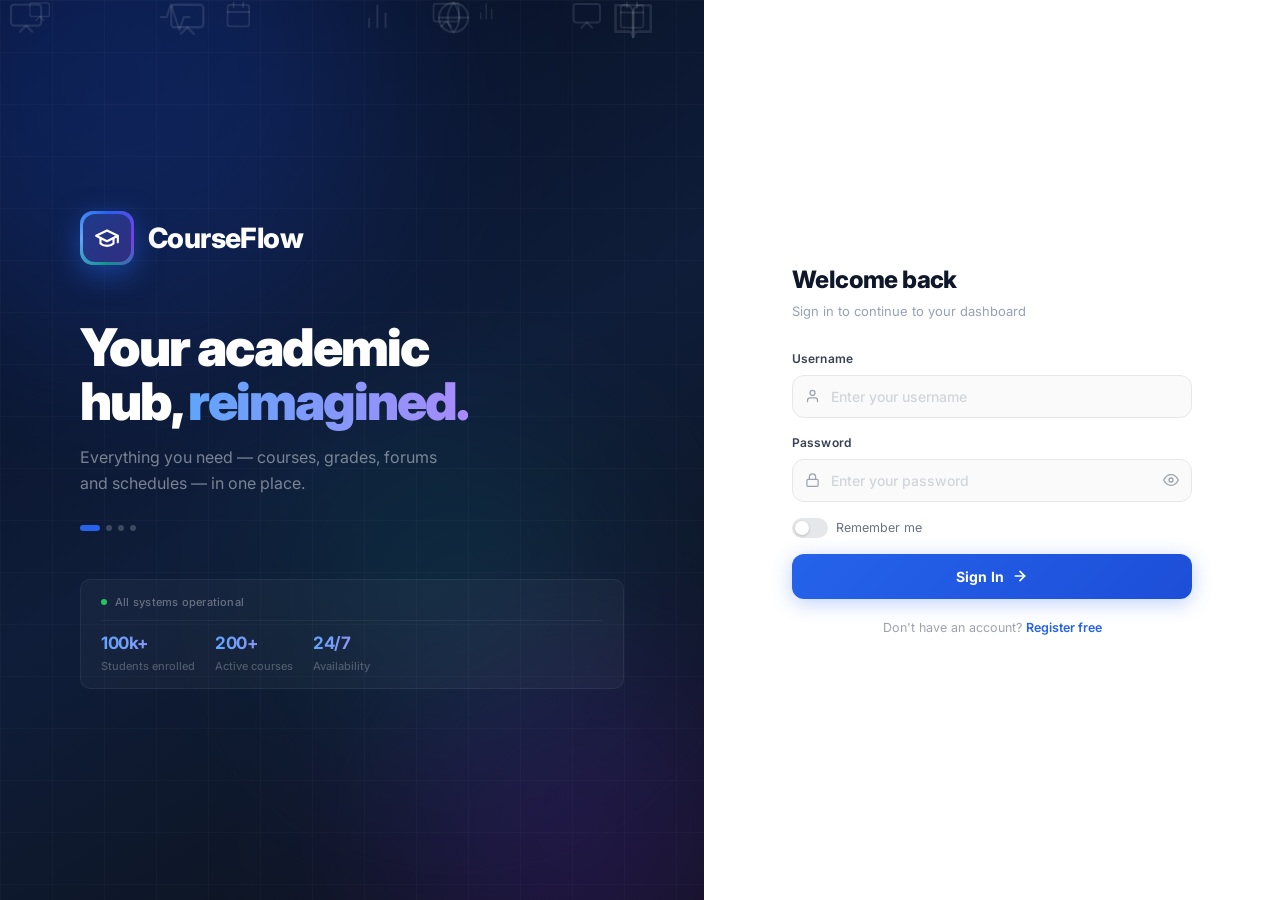
<file: course.html>
<!DOCTYPE html>
<html lang="en">
<head>
<meta charset="UTF-8" />
<meta name="viewport" content="width=device-width, initial-scale=1.0" />
<title>CourseFlow — Course</title>
<link rel="stylesheet" href="/styles.css" />
<link href="https://cdn.quilljs.com/1.3.7/quill.snow.css" rel="stylesheet" />
<style>
  /* Quill editor overrides */
  .ql-toolbar { border-radius: 8px 8px 0 0 !important; border-color: var(--border) !important; background: var(--border-light); }
  .ql-container { border-radius: 0 0 8px 8px !important; border-color: var(--border) !important; font-family: inherit; font-size: 14px; min-height: 140px; }
  .ql-editor { min-height: 140px; color: var(--text); line-height: 1.7; }
  .ql-editor.ql-blank::before { color: var(--text-light); font-style: italic; }
</style>
<style>
  /* ── HERO ── */
  .course-hero {
    border-radius: var(--radius-lg);
    overflow: hidden;
    margin-bottom: 28px;
    position: relative;
    min-height: 240px;
    display: flex; flex-direction: column; justify-content: flex-end;
    padding: 36px 40px 0;
  }
  .course-hero::before {
    content: ''; position: absolute; inset: 0;
    background: linear-gradient(160deg, rgba(0,0,0,0.0) 0%, rgba(0,0,0,0.62) 100%);
    pointer-events: none; z-index: 0;
  }
  .course-hero-watermark {
    position: absolute; right: -10px; top: 50%; transform: translateY(-50%);
    opacity: 0.07; width: 240px; height: 240px; color: #fff; z-index: 0;
  }
  .course-hero-watermark svg { width: 100%; height: 100%; stroke: currentColor; }

  .course-hero-badge {
    display: inline-flex; align-items: center;
    background: rgba(255,255,255,0.15); border: 1px solid rgba(255,255,255,0.28);
    backdrop-filter: blur(8px);
    border-radius: 20px; padding: 4px 13px;
    font-size: 11px; font-weight: 700; color: #fff; letter-spacing: 0.06em; text-transform: uppercase;
    margin-bottom: 14px; position: relative; z-index: 1; width: fit-content;
  }
  .course-hero-code {
    font-size: 12px; font-weight: 700; color: rgba(255,255,255,0.55);
    letter-spacing: 0.14em; text-transform: uppercase;
    position: relative; z-index: 1; margin-bottom: 8px;
  }
  .course-hero-name {
    font-size: 32px; font-weight: 800; color: #fff; line-height: 1.15;
    position: relative; z-index: 1; max-width: 640px;
    text-shadow: 0 2px 16px rgba(0,0,0,0.25);
  }
  /* stat strip pinned to bottom of hero */
  .course-hero-stats {
    display: flex; align-items: stretch;
    position: relative; z-index: 1;
    margin-top: 28px; margin-left: -40px; margin-right: -40px;
    border-top: 1px solid rgba(255,255,255,0.12);
    background: rgba(0,0,0,0.22);
    backdrop-filter: blur(6px);
  }
  .hero-stat {
    flex: 1; display: flex; flex-direction: column; align-items: center;
    padding: 14px 16px;
    border-right: 1px solid rgba(255,255,255,0.1);
  }
  .hero-stat:last-child { border-right: none; }
  .hero-stat-value { font-size: 20px; font-weight: 800; color: #fff; line-height: 1; }
  .hero-stat-label { font-size: 11px; color: rgba(255,255,255,0.55); margin-top: 4px; font-weight: 500; letter-spacing: 0.04em; text-transform: uppercase; }

  /* ── PAGE LAYOUT ── */
  .course-layout {
    display: grid;
    grid-template-columns: 1fr 280px;
    gap: 24px;
    align-items: start;
  }
  @media (max-width: 900px) { .course-layout { grid-template-columns: 1fr; } }

  /* ── TABBED PANEL ── */
  .tab-panel-card {
    background: var(--surface);
    border: 1px solid var(--border);
    border-radius: var(--radius-lg);
    overflow: hidden;
    box-shadow: var(--shadow-sm);
  }
  .tab-bar {
    display: flex; align-items: center; gap: 4px;
    padding: 10px 14px;
    border-bottom: 1px solid var(--border);
    background: var(--surface);
  }
  .tab-btn {
    display: inline-flex; align-items: center; gap: 6px;
    padding: 7px 13px;
    font-size: 13px; font-weight: 600; color: var(--text-muted);
    background: none; border: 1.5px solid transparent;
    border-radius: 10px; cursor: pointer;
    transition: all 0.15s; white-space: nowrap;
  }
  .tab-btn:hover { color: var(--text); background: var(--border-light); }
  .tab-btn.active {
    background: var(--blue-light); color: var(--blue);
    border-color: #bfdbfe;
  }
  .tab-btn svg { width: 13px; height: 13px; stroke: currentColor; fill: none; stroke-width: 2; stroke-linecap: round; stroke-linejoin: round; flex-shrink: 0; }
  .tab-count {
    font-size: 12px; font-weight: 700; color: var(--text-light);
    transition: color 0.15s;
  }
  .tab-btn.active .tab-count { color: var(--blue); opacity: 0.7; }
  .tab-pane { display: none; }
  .tab-pane.active { display: block; }

  /* ── ABOUT ── */
  .about-body { padding: 24px 26px; }
  .about-body p { font-size: 14px; line-height: 1.8; color: var(--text-muted); margin: 0 0 10px; }
  .about-body h1, .about-body h2, .about-body h3 { color: var(--text); margin: 14px 0 6px; font-weight: 700; }
  .about-body ul, .about-body ol { padding-left: 22px; margin: 8px 0; color: var(--text-muted); font-size: 14px; line-height: 1.8; }
  .about-body a { color: var(--blue); }
  .about-body strong { color: var(--text); }

  /* ── FORUMS ── */
  .forum-row {
    display: flex; align-items: center; gap: 14px;
    padding: 14px 22px;
    border-bottom: 1px solid var(--border);
    cursor: pointer; transition: background 0.12s;
    text-decoration: none;
  }
  .forum-row:last-child { border-bottom: none; }
  .forum-row:hover { background: var(--border-light); }
  .forum-icon {
    width: 38px; height: 38px; border-radius: 10px; flex-shrink: 0;
    background: var(--blue-light);
    display: flex; align-items: center; justify-content: center;
  }
  .forum-icon svg { width: 16px; height: 16px; stroke: var(--blue); fill: none; stroke-width: 2; stroke-linecap: round; stroke-linejoin: round; }
  .forum-info { flex: 1; min-width: 0; }
  .forum-title { font-size: 13px; font-weight: 600; color: var(--text); white-space: nowrap; overflow: hidden; text-overflow: ellipsis; }
  .forum-date { font-size: 12px; color: var(--text-muted); margin-top: 2px; }
  .forum-arrow { color: var(--text-light); }
  .forum-arrow svg { width: 14px; height: 14px; stroke: currentColor; fill: none; stroke-width: 2; stroke-linecap: round; }

  /* ── STUDENT PAGINATION ── */
  .students-pager { display: flex; align-items: center; justify-content: center; gap: 4px; padding: 14px 20px; border-top: 1px solid var(--border); }
  .pager-btn { min-width: 32px; height: 32px; padding: 0 8px; border: 1px solid var(--border); border-radius: 7px; background: var(--surface); font-size: 13px; font-weight: 500; color: var(--text); cursor: pointer; display: inline-flex; align-items: center; justify-content: center; transition: all 0.12s; }
  .pager-btn:hover:not(:disabled) { background: var(--blue-light); border-color: var(--blue); color: var(--blue); }
  .pager-btn.active { background: var(--blue); border-color: var(--blue); color: #fff; font-weight: 700; }
  .pager-btn:disabled { opacity: 0.35; cursor: default; }
  .pager-btn svg { stroke: currentColor; fill: none; }
  .pager-ellipsis { font-size: 13px; color: var(--text-muted); padding: 0 4px; }

  /* ── TAB TOOLBAR ── */
  .tab-toolbar {
    display: flex; align-items: center; gap: 8px;
    padding: 10px 16px;
    background: var(--surface);
    border-bottom: 1px solid var(--border);
  }

  /* ── ASSIGNMENTS ── */
  .asgn-card {
    display: flex; align-items: center; gap: 16px;
    padding: 14px 20px; border-bottom: 1px solid var(--border);
    transition: background 0.12s;
  }
  .asgn-card:last-child { border-bottom: none; }
  .asgn-card:hover { background: var(--border-light); }
  .asgn-accent {
    width: 4px; height: 44px; border-radius: 4px; flex-shrink: 0;
    background: var(--blue);
  }
  .asgn-accent.overdue { background: #ef4444; }
  .asgn-body { flex: 1; min-width: 0; }
  .asgn-title { font-size: 13px; font-weight: 700; color: var(--text); margin-bottom: 3px; }
  .asgn-meta { display: flex; align-items: center; gap: 10px; flex-wrap: wrap; }
  .asgn-due { display: inline-flex; align-items: center; gap: 4px; font-size: 12px; color: var(--text-muted); }
  .asgn-due svg { flex-shrink: 0; stroke: currentColor; }
  .asgn-due.overdue { color: #ef4444; font-weight: 600; }
  .asgn-max { font-size: 12px; color: var(--text-light); }
  .asgn-desc { font-size: 12px; color: var(--text-muted); margin-top: 3px; line-height: 1.4; white-space: nowrap; overflow: hidden; text-overflow: ellipsis; max-width: 420px; }
  .asgn-sub-status { font-size: 11px; font-weight: 600; margin-top: 3px; }
  .asgn-sub-status.submitted { color: #10b981; }
  .asgn-sub-status.graded { color: var(--blue); }
  /* submissions list (lecturer view) */
  .sub-row { display: flex; align-items: center; gap: 14px; padding: 14px 20px; border-bottom: 1px solid var(--border); transition: background 0.12s; }
  .sub-row:last-child { border-bottom: none; }
  .sub-row:hover { background: var(--border-light); }
  .sub-avatar { width: 36px; height: 36px; border-radius: 50%; display: flex; align-items: center; justify-content: center; font-size: 14px; font-weight: 700; color: #fff; flex-shrink: 0; }
  .sub-info { flex: 1; min-width: 0; }
  .sub-name { font-size: 13px; font-weight: 600; color: var(--text); margin-bottom: 2px; }
  .sub-link { font-size: 12px; color: var(--blue); white-space: nowrap; overflow: hidden; text-overflow: ellipsis; display: block; }
  .sub-grade-wrap { display: flex; align-items: center; gap: 0; flex-shrink: 0; background: var(--border-light); border: 1px solid var(--border); border-radius: 8px; overflow: hidden; }
  .sub-grade-input { width: 70px; padding: 7px 10px; border: none; border-right: 1px solid var(--border); background: transparent; font-size: 13px; font-weight: 600; text-align: center; outline: none; color: var(--text); }
  .sub-grade-input:focus { background: var(--surface); }
  .sub-grade-save { padding: 7px 12px; font-size: 12px; font-weight: 600; color: var(--blue); background: transparent; border: none; cursor: pointer; transition: background 0.12s; white-space: nowrap; }
  .sub-grade-save:hover { background: var(--blue-light); }
  .sub-grade-save:disabled { opacity: 0.5; cursor: default; }

  /* ── CONTENT ── */
  .content-group { border-bottom: 1px solid var(--border); }
  .content-group:last-child { border-bottom: none; }
  .content-group-header {
    padding: 12px 22px 8px;
    display: flex; align-items: center; gap: 8px;
    background: var(--border-light);
    border-bottom: 1px solid var(--border);
  }
  .content-group-header svg { width: 13px; height: 13px; stroke: var(--text-muted); fill: none; stroke-width: 2; stroke-linecap: round; flex-shrink: 0; }
  .content-group-title { font-size: 11px; font-weight: 700; letter-spacing: 0.07em; text-transform: uppercase; color: var(--text-muted); }
  .content-item {
    display: flex; align-items: center; gap: 14px;
    padding: 12px 22px;
    border-bottom: 1px solid var(--border);
    transition: background 0.12s;
  }
  .content-item:last-child { border-bottom: none; }
  .content-item:hover { background: var(--border-light); }
  .content-item-icon {
    width: 36px; height: 36px; border-radius: 10px; flex-shrink: 0;
    display: flex; align-items: center; justify-content: center;
  }
  .content-item-icon svg { width: 16px; height: 16px; stroke: #fff; fill: none; stroke-width: 2; stroke-linecap: round; stroke-linejoin: round; }
  .content-item-title { font-size: 13px; font-weight: 500; color: var(--text); flex: 1; }
  .content-item-link {
    font-size: 12px; font-weight: 600; color: var(--blue);
    text-decoration: none; padding: 4px 10px;
    background: var(--blue-light); border-radius: 6px;
    white-space: nowrap; transition: background 0.12s;
  }
  .content-item-link:hover { background: #dbeafe; }
  .empty-panel { padding: 48px 24px; text-align: center; color: var(--text-muted); font-size: 13px; }
  .empty-panel svg { width: 32px; height: 32px; stroke: var(--border); fill: none; stroke-width: 1.5; stroke-linecap: round; margin-bottom: 10px; display: block; margin-left: auto; margin-right: auto; }

  /* ── STUDENTS ── */
  .students-toolbar {
    padding: 14px 22px;
    border-bottom: 1px solid var(--border);
    display: flex; align-items: center; gap: 10px;
  }
  .students-search-wrap {
    flex: 1; position: relative;
  }
  .students-search-wrap svg {
    position: absolute; left: 10px; top: 50%; transform: translateY(-50%);
    width: 14px; height: 14px; stroke: var(--text-light); fill: none; stroke-width: 2; stroke-linecap: round; pointer-events: none;
  }
  .students-search-wrap input {
    width: 100%; padding: 8px 12px 8px 32px;
    background: var(--border-light); border: 1px solid var(--border);
    border-radius: var(--radius-sm); font-size: 13px; color: var(--text);
    outline: none; transition: border-color 0.15s, background 0.15s;
    box-sizing: border-box;
  }
  .students-search-wrap input:focus { border-color: var(--blue); background: #fff; }
  .students-search-wrap input::placeholder { color: var(--text-light); }
  .students-count-badge {
    font-size: 12px; font-weight: 700; color: var(--text-muted);
    background: var(--border-light); border: 1px solid var(--border);
    border-radius: 20px; padding: 4px 11px; white-space: nowrap;
  }

  .student-row {
    display: flex; align-items: center; gap: 14px;
    padding: 12px 22px;
    border-bottom: 1px solid var(--border);
    transition: background 0.12s;
    cursor: default;
  }
  .student-row:last-child { border-bottom: none; }
  .student-row:hover { background: var(--border-light); }
  .student-avatar {
    width: 38px; height: 38px; border-radius: 50%; flex-shrink: 0;
    display: flex; align-items: center; justify-content: center;
    font-size: 14px; font-weight: 800; color: #fff; text-transform: uppercase;
    box-shadow: 0 0 0 2px #fff, 0 0 0 3px rgba(0,0,0,0.06);
  }
  .student-info { flex: 1; min-width: 0; }
  .student-name { font-size: 13px; font-weight: 600; color: var(--text); }
  .student-username { font-size: 12px; color: var(--text-muted); margin-top: 2px; }
  .student-index {
    font-size: 11px; font-weight: 700; color: var(--text-light);
    min-width: 24px; text-align: right;
  }

  /* ── EVENTS TAB ── */
  .event-card {
    display: flex; align-items: flex-start; gap: 16px;
    padding: 14px 22px; border-bottom: 1px solid var(--border);
    transition: background 0.12s;
  }
  .event-card:last-child { border-bottom: none; }
  .event-card:hover { background: var(--border-light); }
  .event-card.event-past { opacity: 0.5; }
  .event-date-block {
    width: 44px; flex-shrink: 0;
    background: var(--blue-light); border-radius: 10px;
    display: flex; flex-direction: column; align-items: center; justify-content: center;
    padding: 6px 0;
  }
  .event-month { font-size: 9px; font-weight: 800; color: var(--blue); letter-spacing: .06em; text-transform: uppercase; }
  .event-day   { font-size: 20px; font-weight: 800; color: var(--blue); line-height: 1.1; }
  .event-info  { flex: 1; min-width: 0; }
  .event-title { font-size: 13px; font-weight: 600; color: var(--text); }
  .event-time  { font-size: 12px; color: var(--text-muted); margin-top: 2px; }
  .event-desc  { font-size: 12px; color: var(--text-muted); margin-top: 3px; }

  /* ── SIDEBAR ── */
  .side-card {
    background: var(--surface);
    border: 1px solid var(--border);
    border-radius: var(--radius-lg);
    overflow: hidden;
    margin-bottom: 16px;
    box-shadow: var(--shadow-sm);
  }
  .side-card-label {
    padding: 16px 18px 0;
    font-size: 11px; font-weight: 700; color: var(--text-light);
    letter-spacing: 0.08em; text-transform: uppercase;
  }
  .side-card-body { padding: 14px 18px 18px; }

  /* enrol */
  .enrol-btn {
    width: 100%; padding: 12px;
    background: var(--blue); color: #fff; border: none;
    border-radius: var(--radius-sm); font-size: 14px; font-weight: 700;
    cursor: pointer; transition: all 0.15s;
    display: flex; align-items: center; justify-content: center; gap: 8px;
    box-shadow: 0 2px 8px rgba(37,99,235,0.25);
  }
  .enrol-btn svg { width: 15px; height: 15px; stroke: #fff; fill: none; stroke-width: 2.5; stroke-linecap: round; stroke-linejoin: round; }
  .enrol-btn:hover { background: #1d4ed8; box-shadow: 0 4px 14px rgba(37,99,235,0.35); transform: translateY(-1px); }
  .enrol-btn.enrolled { background: #f0fdf4; color: #16a34a; border: 1.5px solid #bbf7d0; cursor: default; box-shadow: none; transform: none; }
  .enrol-btn.enrolled svg { stroke: #16a34a; }
  .enrol-btn.drop { background: #fef2f2; color: #ef4444; border: 1.5px solid #fecaca; margin-top: 8px; box-shadow: none; }
  .enrol-btn.drop:hover { background: #ef4444; color: #fff; box-shadow: 0 2px 8px rgba(239,68,68,0.3); }
  .enrol-btn.drop:hover svg { stroke: #fff; }

  /* lecturer */
  .lecturer-card-inner { display: flex; align-items: center; gap: 14px; }
  .lecturer-av {
    width: 48px; height: 48px; border-radius: 50%; flex-shrink: 0;
    background: linear-gradient(135deg, var(--blue) 0%, #7c3aed 100%);
    color: #fff;
    display: flex; align-items: center; justify-content: center;
    font-size: 18px; font-weight: 800;
    box-shadow: 0 0 0 3px var(--blue-light);
  }
  .lecturer-fullname { font-size: 14px; font-weight: 700; color: var(--text); }
  .lecturer-role-tag {
    display: inline-block; margin-top: 5px;
    font-size: 11px; font-weight: 700; padding: 2px 8px;
    background: var(--blue-light); color: var(--blue);
    border-radius: 6px; letter-spacing: 0.03em;
  }

  /* details */
  .detail-row {
    display: flex; align-items: center; justify-content: space-between;
    padding: 9px 0; border-bottom: 1px solid var(--border); font-size: 13px;
  }
  .detail-row:last-child { border-bottom: none; padding-bottom: 0; }
  .detail-label { color: var(--text-muted); display: flex; align-items: center; gap: 7px; }
  .detail-label svg { width: 13px; height: 13px; stroke: var(--text-light); fill: none; stroke-width: 2; stroke-linecap: round; }
  .detail-value { font-weight: 700; color: var(--text); }

  /* back */
  .back-link {
    display: inline-flex; align-items: center; gap: 6px;
    font-size: 13px; font-weight: 600; color: var(--text-muted);
    text-decoration: none; margin-bottom: 20px; transition: color 0.15s;
  }
  .back-link:hover { color: var(--text); }
  .back-link svg { width: 15px; height: 15px; stroke: currentColor; fill: none; stroke-width: 2.5; stroke-linecap: round; stroke-linejoin: round; }
</style>
</head>
<body>

<div class="layout">
  <aside class="sidebar" id="sidebar"></aside>
  <div class="main">
    <header class="topbar">
      <div class="topbar-left">
        <div class="topbar-title" id="tb-title">Course</div>
        <div class="topbar-sub" id="tb-sub">Loading…</div>
      </div>
      <div class="topbar-right">
        <span class="role-chip" id="tb-role-chip"></span>
        <a class="topbar-avatar-btn" href="/profile.html">
          <div class="user-avatar" id="tb-avatar">?</div>
          <span id="tb-username"></span>
        </a>
      </div>
    </header>

    <div class="page-content" id="page-content">
      <div class="loading"><div class="spinner"></div> Loading course…</div>
    </div>
  </div>
</div>


<!-- Submit Assignment Modal (student) -->
<div class="modal-overlay" id="submit-assignment-modal">
  <div class="modal" style="width:460px">
    <div class="modal-header">
      <div class="modal-title" id="submit-asgn-title">Submit Assignment</div>
      <button class="modal-close" onclick="closeModal('submit-assignment-modal')">✕</button>
    </div>
    <p style="font-size:13px;color:var(--text-muted);margin:0 0 16px">Paste a link to your submission (Google Drive, OneDrive, GitHub, etc.)</p>
    <div class="form-group">
      <label class="form-label">Submission Link</label>
      <input class="form-input" id="submit-asgn-link" type="url" placeholder="https://…" />
    </div>
    <div class="form-group" style="margin-top:4px">
      <label class="form-label" style="font-size:11px;color:var(--text-muted)">Max grade: <span id="submit-asgn-max"></span></label>
    </div>
    <button class="btn btn-primary w-full mt-8" style="justify-content:center" onclick="submitAssignment()">Submit</button>
  </div>
</div>



<div class="modal-overlay" id="add-event-modal">
  <div class="modal" style="width:460px">
    <div class="modal-header">
      <div class="modal-title">Add Calendar Event</div>
      <button class="modal-close" onclick="closeModal('add-event-modal')">✕</button>
    </div>
    <div class="form-group">
      <label class="form-label">Title</label>
      <input class="form-input" id="aev-title" type="text" placeholder="e.g. Midterm Exam" />
    </div>
    <div class="form-group">
      <label class="form-label">Description</label>
      <textarea class="form-textarea" id="aev-desc" placeholder="Optional details…" style="min-height:60px"></textarea>
    </div>
    <div class="form-row">
      <div class="form-group">
        <label class="form-label">Date</label>
        <input class="form-input" id="aev-date" type="date" />
      </div>
      <div class="form-group">
        <label class="form-label">Start Time</label>
        <input class="form-input" id="aev-start" type="time" />
      </div>
    </div>
    <div class="form-group">
      <label class="form-label">End Time</label>
      <input class="form-input" id="aev-end" type="time" />
    </div>
    <button class="btn btn-primary w-full mt-8" style="justify-content:center" onclick="submitAddEvent()">Create Event</button>
  </div>
</div>

<div class="modal-overlay" id="course-add-forum-modal">
  <div class="modal" style="width:400px">
    <div class="modal-header">
      <div class="modal-title">New Forum</div>
      <button class="modal-close" onclick="closeModal('course-add-forum-modal')">✕</button>
    </div>
    <div class="form-group">
      <label class="form-label">Forum Title</label>
      <input class="form-input" id="caf-title" type="text" placeholder="e.g. Week 3 Discussion" />
    </div>
    <button class="btn btn-primary w-full mt-8" style="justify-content:center" onclick="submitCourseAddForum()">Create Forum</button>
  </div>
</div>

<script src="https://cdn.quilljs.com/1.3.7/quill.min.js"></script>
<script src="/app.js"></script>
<script>
  const params   = new URLSearchParams(location.search);
  const courseID = parseInt(params.get('id'));
  const _from    = params.get('from') || (document.referrer.includes('enrolments') ? 'enrolments' : 'courses');

  const AVATAR_COLORS = ['#6366f1','#0ea5e9','#10b981','#f59e0b','#ef4444','#8b5cf6','#ec4899','#14b8a6','#f97316','#06b6d4'];
  function avatarColor(name) { return AVATAR_COLORS[(name||'?').charCodeAt(0) % AVATAR_COLORS.length]; }

  async function init() {
    if (!requireAuth()) return;
    renderSidebar(_from);
    if (!courseID) { renderError('No course specified.'); return; }
    await loadCourse();
  }

  async function loadCourse() {
    const [courseRes, membersRes, contentRes, forumsRes, eventsRes, assignmentsRes] = await Promise.all([
      api(`/courses/${courseID}`),
      api(`/courses/${courseID}/members`),
      api(`/courses/${courseID}/content`),
      api(`/courses/${courseID}/forums`),
      api(`/courses/${courseID}/events`),
      api(`/courses/${courseID}/assignments`),
    ]);

    if (!courseRes.ok) { renderError('Course not found.'); return; }

    const course  = courseRes.data;
    const members = membersRes.ok ? membersRes.data : [];
    const content = contentRes.ok ? contentRes.data : [];
    const forums      = forumsRes.ok      ? forumsRes.data      : [];
    const events      = eventsRes.ok      ? eventsRes.data      : [];
    const assignments = assignmentsRes.ok ? assignmentsRes.data : [];

    const sub             = classifyCourse(course.cname, course.ccode);
    const lecturer        = course.fname ? `${course.fname} ${course.lname || ''}`.trim() : null;
    const role            = CF.user?.role;
    const userID          = CF.user?.userID;
    const isEnrolled      = role === 'student' && members.some(m => Number(m.userID) === Number(userID));
    const canManageEvents = role === 'lecturer' || role === 'admin';

    document.getElementById('tb-title').textContent = course.ccode || 'Course';
    document.getElementById('tb-sub').textContent   = course.cname || '';

    // ── content HTML ──
    const iconPaths = {
      link:  '<polyline points="22 2 15 22 11 13 2 9 22 2"/>',
      file:  '<path d="M14 2H6a2 2 0 0 0-2 2v16a2 2 0 0 0 2 2h12a2 2 0 0 0 2-2V8z"/><polyline points="14 2 14 8 20 8"/>',
      slide: '<rect x="2" y="3" width="20" height="14" rx="2"/><line x1="8" y1="21" x2="16" y2="21"/><line x1="12" y1="17" x2="12" y2="21"/>'
    };
    const iconColors = { link: '#0ea5e9', file: '#10b981', slide: '#8b5cf6' };

    let contentHTML = '';
    if (content.length) {
      content.forEach(s => {
        const mgmtBtns = canManageEvents ? `
          <div style="margin-left:auto;display:flex;gap:4px">
            <button class="btn btn-ghost btn-xs" title="Rename section" onclick="openRenameSection(${s.sectionID}, this)" style="padding:3px 7px;font-size:11px;color:var(--text-muted)">
              <svg width="11" height="11" viewBox="0 0 24 24" fill="none" stroke="currentColor" stroke-width="2.5" stroke-linecap="round" stroke-linejoin="round"><path d="M11 4H4a2 2 0 0 0-2 2v14a2 2 0 0 0 2 2h14a2 2 0 0 0 2-2v-7"/><path d="M18.5 2.5a2.121 2.121 0 0 1 3 3L12 15l-4 1 1-4 9.5-9.5z"/></svg>
            </button>
            <button class="btn btn-ghost btn-xs" title="Delete section" onclick="deleteSection(${s.sectionID})" style="padding:3px 7px;font-size:11px;color:var(--danger,#ef4444)">
              <svg width="11" height="11" viewBox="0 0 24 24" fill="none" stroke="currentColor" stroke-width="2.5" stroke-linecap="round" stroke-linejoin="round"><polyline points="3 6 5 6 21 6"/><path d="M19 6l-1 14a2 2 0 0 1-2 2H8a2 2 0 0 1-2-2L5 6"/><path d="M10 11v6M14 11v6"/><path d="M9 6V4a1 1 0 0 1 1-1h4a1 1 0 0 1 1 1v2"/></svg>
            </button>
          </div>` : '';
        contentHTML += `<div class="content-group">
          <div class="content-group-header">
            <svg viewBox="0 0 24 24"><path d="M22 19a2 2 0 0 1-2 2H4a2 2 0 0 1-2-2V5a2 2 0 0 1 2-2h5l2 3h9a2 2 0 0 1 2 2z"/></svg>
            <span class="content-group-title">${s.title}</span>
            ${mgmtBtns}
          </div>`;
        if (s.items && s.items.length) {
          s.items.forEach(i => {
            contentHTML += `<div class="content-item">
              <div class="content-item-icon" style="background:${iconColors[i.type]||'#64748b'}">
                <svg viewBox="0 0 24 24">${iconPaths[i.type]||iconPaths.file}</svg>
              </div>
              <span class="content-item-title">${i.title}</span>
              ${i.url ? `<a class="content-item-link" href="${i.url}" target="_blank">Open ↗</a>` : ''}
            </div>`;
          });
        } else {
          contentHTML += `<div style="padding:14px 22px;font-size:13px;color:var(--text-muted)">No items in this section yet.</div>`;
        }
        contentHTML += '</div>';
      });
    } else {
      contentHTML = `<div class="empty-panel">
        <svg viewBox="0 0 24 24"><path d="M22 19a2 2 0 0 1-2 2H4a2 2 0 0 1-2-2V5a2 2 0 0 1 2-2h5l2 3h9a2 2 0 0 1 2 2z"/></svg>
        No content has been added yet.
      </div>`;
    }

    // ── events HTML ──
    const today = new Date().toISOString().split('T')[0];
    const upcomingEvents = events.filter(e => e.event_date >= today);
    let eventsHTML = '';
    if (events.length) {
      eventsHTML = events.map(e => {
        const d     = new Date(e.event_date + 'T00:00:00');
        const month = d.toLocaleString('default', { month: 'short' }).toUpperCase();
        const day   = d.getDate();
        const time  = e.start_time ? `${e.start_time}${e.end_time ? ' – ' + e.end_time : ''}` : '';
        const isPast = e.event_date < today;
        return `<div class="event-card${isPast ? ' event-past' : ''}">
          <div class="event-date-block">
            <div class="event-month">${month}</div>
            <div class="event-day">${day}</div>
          </div>
          <div class="event-info">
            <div class="event-title">${e.title}</div>
            ${time ? `<div class="event-time">${time}</div>` : ''}
            ${e.description ? `<div class="event-desc">${e.description}</div>` : ''}
          </div>
        </div>`;
      }).join('');
    } else {
      eventsHTML = `<div class="empty-panel">
        <svg viewBox="0 0 24 24"><rect x="3" y="4" width="18" height="18" rx="2"/><line x1="16" y1="2" x2="16" y2="6"/><line x1="8" y1="2" x2="8" y2="6"/><line x1="3" y1="10" x2="21" y2="10"/></svg>
        No events scheduled for this course.
      </div>`;
    }
    // wrap with add-event button for lecturers/admins
    if (canManageEvents) {
      eventsHTML = '<div class="tab-toolbar"><button class="btn btn-primary btn-sm" onclick="openAddEventModal()">'
        + '<svg width="13" height="13" viewBox="0 0 24 24" fill="none" stroke="currentColor" stroke-width="2.5" stroke-linecap="round" stroke-linejoin="round"><line x1="12" y1="5" x2="12" y2="19"/><line x1="5" y1="12" x2="19" y2="12"/></svg>'
        + ' Add Event</button></div>' + eventsHTML;
    }

    // store for edit lookups
    _asgnData = assignments;

    // ── assignments HTML ──
    let assignmentsHTML = '';
    if (assignments.length) {
      const today = new Date();
      assignments.forEach(a => {
        const due     = a.duedate ? new Date(a.duedate) : null;
        const overdue = due && due < today;
        const dueStr  = due ? due.toLocaleDateString('en-US', { month: 'short', day: 'numeric', year: 'numeric' })
                            + (a.duedate.includes('T') ? ' ' + due.toLocaleTimeString('en-US', { hour: '2-digit', minute: '2-digit' }) : '') : null;
        assignmentsHTML += '<div class="asgn-card" data-aid="' + a.assignmentID + '">'
          + '<div class="asgn-accent' + (overdue ? ' overdue' : '') + '"></div>'
          + '<div class="asgn-body">'
          + '<div class="asgn-title">' + a.title + '</div>'
          + '<div class="asgn-meta">'
          + (dueStr ? '<span class="asgn-due' + (overdue ? ' overdue' : '') + '">'
            + '<svg width="11" height="11" viewBox="0 0 24 24" fill="none" stroke="currentColor" stroke-width="2" stroke-linecap="round" stroke-linejoin="round"><circle cx="12" cy="12" r="10"/><polyline points="12 6 12 12 16 14"/></svg>'
            + (overdue ? 'Overdue · ' : 'Due · ') + dueStr + '</span>' : '')
          + '<span class="asgn-max">' + a.maxgrade + ' pts</span>'
          + '</div>'
          + (a.description ? '<div class="asgn-desc">' + a.description + '</div>' : '')
          + '<div class="asgn-sub-status" id="asgn-status-' + a.assignmentID + '"></div>'
          + '</div>'
          + (canManageEvents
            ? '<div style="display:flex;gap:6px;flex-shrink:0">'
              + '<button class="btn btn-ghost btn-sm" onclick="openEditAssignment(' + a.assignmentID + ')" title="Edit">'
              + '<svg width="13" height="13" viewBox="0 0 24 24" fill="none" stroke="currentColor" stroke-width="2.5" stroke-linecap="round" stroke-linejoin="round"><path d="M11 4H4a2 2 0 0 0-2 2v14a2 2 0 0 0 2 2h14a2 2 0 0 0 2-2v-7"/><path d="M18.5 2.5a2.121 2.121 0 0 1 3 3L12 15l-4 1 1-4 9.5-9.5z"/></svg>'
              + '</button>'
              + '<button class="btn btn-primary btn-sm" onclick="openSubmissions(' + a.assignmentID + ', \'' + a.title.replace(/'/g, "\\'") + '\')">View Submissions</button>'
              + '</div>'
            : '<button class="btn btn-primary btn-sm" style="flex-shrink:0" onclick="openSubmitModal(' + a.assignmentID + ', \'' + a.title.replace(/'/g, "\\'") + '\', ' + a.maxgrade + ')">Submit</button>')
          + '</div>';
      });
    } else {
      assignmentsHTML = '<div class="empty-panel"><svg viewBox="0 0 24 24"><path d="M14 2H6a2 2 0 0 0-2 2v16a2 2 0 0 0 2 2h12a2 2 0 0 0 2-2V8z"/><polyline points="14 2 14 8 20 8"/></svg>No assignments yet.</div>';
    }
    let assignmentsTabHTML = assignmentsHTML;
    if (canManageEvents) {
      assignmentsTabHTML = '<div class="tab-toolbar">'
        + '<button class="btn btn-primary btn-sm" onclick="openNewAssignment()">'
        + '<svg width="13" height="13" viewBox="0 0 24 24" fill="none" stroke="currentColor" stroke-width="2.5" stroke-linecap="round" stroke-linejoin="round"><line x1="12" y1="5" x2="12" y2="19"/><line x1="5" y1="12" x2="19" y2="12"/></svg>'
        + ' New Assignment</button></div>' + assignmentsHTML;
    }

    // ── forums HTML ──
    let forumsHTML = '';
    if (forums.length) {
      forums.forEach(f => {
        const date = new Date(f.created_at).toLocaleDateString('en-US', { month: 'short', day: 'numeric', year: 'numeric' });
        forumsHTML += `<a class="forum-row" href="/forums.html?forumID=${f.forumID}">
          <div class="forum-icon">
            <svg viewBox="0 0 24 24"><path d="M21 15a2 2 0 0 1-2 2H7l-4 4V5a2 2 0 0 1 2-2h14a2 2 0 0 1 2 2z"/></svg>
          </div>
          <div class="forum-info">
            <div class="forum-title">${f.title}</div>
            <div class="forum-date">${date}</div>
          </div>
          <div class="forum-arrow"><svg viewBox="0 0 24 24"><polyline points="9 18 15 12 9 6"/></svg></div>
        </a>`;
      });
    } else {
      forumsHTML = `<div class="empty-panel">
        <svg viewBox="0 0 24 24"><path d="M21 15a2 2 0 0 1-2 2H7l-4 4V5a2 2 0 0 1 2-2h14a2 2 0 0 1 2 2z"/></svg>
        No forums yet for this course.
      </div>`;
    }

    // ── students — stored for pagination ──
    _allMembers = members;
    _viewerRole = role;

    // ── enrol HTML ──
    let enrollHTML = '';
    if (role === 'student') {
      if (isEnrolled) {
        enrollHTML = `
          <button class="enrol-btn enrolled" disabled>
            <svg viewBox="0 0 24 24"><polyline points="20 6 9 17 4 12"/></svg>
            Enrolled
          </button>
          <button class="enrol-btn drop" onclick="unenroll()">
            <svg viewBox="0 0 24 24"><line x1="18" y1="6" x2="6" y2="18"/><line x1="6" y1="6" x2="18" y2="18"/></svg>
            Drop Course
          </button>`;
      } else {
        enrollHTML = `
          <button class="enrol-btn" onclick="enroll()">
            <svg viewBox="0 0 24 24"><line x1="12" y1="5" x2="12" y2="19"/><line x1="5" y1="12" x2="19" y2="12"/></svg>
            Enrol in this Course
          </button>`;
      }
    }

    const lecturerHTML = lecturer
      ? `<div class="lecturer-card-inner">
           <div class="lecturer-av">${course.fname[0].toUpperCase()}</div>
           <div>
             <div class="lecturer-fullname">${lecturer}</div>
             <span class="lecturer-role-tag">Lecturer</span>
           </div>
         </div>`
      : `<p style="font-size:13px;color:var(--text-muted);margin:0">No lecturer assigned yet</p>`;

    document.getElementById('page-content').innerHTML = `
      <a class="back-link" href="${_from === 'enrolments' ? '/enrolments.html' : '/courses.html'}">
        <svg viewBox="0 0 24 24"><polyline points="15 18 9 12 15 6"/></svg>
        ${_from === 'enrolments' ? 'Back to My Enrolments' : 'Back to Course Catalog'}
      </a>

      <!-- HERO -->
      <div class="course-hero ${sub.cls}">
        <div class="course-hero-watermark">${sub.icon}</div>
        <span class="course-hero-badge">${sub.label}</span>
        <div class="course-hero-code">${course.ccode || ''}</div>
        <div class="course-hero-name">${course.cname || ''}</div>
        <div class="course-hero-stats">
          <div class="hero-stat">
            <div class="hero-stat-value">${members.length}</div>
            <div class="hero-stat-label">Students</div>
          </div>
          <div class="hero-stat">
            <div class="hero-stat-value">${content.length}</div>
            <div class="hero-stat-label">Sections</div>
          </div>
          ${lecturer ? `<div class="hero-stat">
            <div class="hero-stat-value" style="font-size:15px;font-weight:700">${lecturer}</div>
            <div class="hero-stat-label">Lecturer</div>
          </div>` : ''}
        </div>
      </div>

      <!-- BODY -->
      <div class="course-layout">

        <!-- LEFT: tabs -->
        <div>
          <div class="tab-panel-card">
            <div class="tab-bar">
              <button class="tab-btn active" onclick="switchTab('content',this)">
                <svg viewBox="0 0 24 24"><path d="M22 19a2 2 0 0 1-2 2H4a2 2 0 0 1-2-2V5a2 2 0 0 1 2-2h5l2 3h9a2 2 0 0 1 2 2z"/></svg>
                Content
                <span class="tab-count">${content.length}</span>
              </button>
              <button class="tab-btn" onclick="switchTab('students',this)">
                <svg viewBox="0 0 24 24"><path d="M17 21v-2a4 4 0 0 0-4-4H5a4 4 0 0 0-4 4v2"/><circle cx="9" cy="7" r="4"/><path d="M23 21v-2a4 4 0 0 0-3-3.87"/><path d="M16 3.13a4 4 0 0 1 0 7.75"/></svg>
                Students
                <span class="tab-count">${members.length}</span>
              </button>
              <button class="tab-btn" onclick="switchTab('forums',this)">
                <svg viewBox="0 0 24 24"><path d="M21 15a2 2 0 0 1-2 2H7l-4 4V5a2 2 0 0 1 2-2h14a2 2 0 0 1 2 2z"/></svg>
                Forums
                <span class="tab-count">${forums.length}</span>
              </button>
              <button class="tab-btn" onclick="switchTab('events',this)">
                <svg viewBox="0 0 24 24"><rect x="3" y="4" width="18" height="18" rx="2"/><line x1="16" y1="2" x2="16" y2="6"/><line x1="8" y1="2" x2="8" y2="6"/><line x1="3" y1="10" x2="21" y2="10"/></svg>
                Events
                <span class="tab-count">${events.length}</span>
              </button>
              <button class="tab-btn" onclick="switchTab('assignments',this)">
                <svg viewBox="0 0 24 24"><path d="M14 2H6a2 2 0 0 0-2 2v16a2 2 0 0 0 2 2h12a2 2 0 0 0 2-2V8z"/><polyline points="14 2 14 8 20 8"/><line x1="16" y1="13" x2="8" y2="13"/><line x1="16" y1="17" x2="8" y2="17"/><polyline points="10 9 9 9 8 9"/></svg>
                Assignments
                <span class="tab-count">${assignments.length}</span>
              </button>
              <button class="tab-btn" onclick="switchTab('about',this)">
                <svg viewBox="0 0 24 24"><circle cx="12" cy="12" r="10"/><line x1="12" y1="8" x2="12" y2="12"/><line x1="12" y1="16" x2="12.01" y2="16"/></svg>
                About
              </button>
            </div>

            <div id="tab-content" class="tab-pane active">
              <div id="content-main-view">
                ${canManageEvents ? `<div class="tab-toolbar">
                  <button class="btn btn-primary btn-sm" onclick="openAddSectionView()">
                    <svg width="13" height="13" viewBox="0 0 24 24" fill="none" stroke="currentColor" stroke-width="2.5" stroke-linecap="round" stroke-linejoin="round"><line x1="12" y1="5" x2="12" y2="19"/><line x1="5" y1="12" x2="19" y2="12"/></svg>
                    Add Section
                  </button>
                  <button class="btn btn-primary btn-sm" onclick="openAddItemView()">
                    <svg width="13" height="13" viewBox="0 0 24 24" fill="none" stroke="currentColor" stroke-width="2.5" stroke-linecap="round" stroke-linejoin="round"><path d="M14 2H6a2 2 0 0 0-2 2v16a2 2 0 0 0 2 2h12a2 2 0 0 0 2-2V8z"/><polyline points="14 2 14 8 20 8"/><line x1="12" y1="18" x2="12" y2="12"/><line x1="9" y1="15" x2="15" y2="15"/></svg>
                    Add Item
                  </button>
                </div>` : ''}
                ${contentHTML}
              </div>

              <div id="content-section-view" style="display:none">
                <div class="tab-toolbar" style="justify-content:space-between">
                  <button class="btn btn-ghost btn-sm" onclick="showContentMain()" style="display:flex;align-items:center;gap:6px">
                    <svg width="13" height="13" viewBox="0 0 24 24" fill="none" stroke="currentColor" stroke-width="2.5" stroke-linecap="round" stroke-linejoin="round"><polyline points="15 18 9 12 15 6"/></svg>
                    Back to Content
                  </button>
                  <span id="content-section-heading" style="font-size:13px;font-weight:700;color:var(--text)"></span>
                </div>
                <div style="padding:20px 24px">
                  <div class="form-group">
                    <label class="form-label">Section Title</label>
                    <input class="form-input" id="sec-title-inline" type="text" placeholder="e.g. Week 1 — Introduction" />
                  </div>
                  <div style="display:flex;gap:8px;margin-top:4px;justify-content:flex-end">
                    <button class="btn btn-ghost btn-sm" onclick="showContentMain()">Cancel</button>
                    <button class="btn btn-primary btn-sm" id="sec-submit-btn" onclick="submitSectionForm()">Create Section</button>
                  </div>
                </div>
              </div>

              <div id="content-item-view" style="display:none">
                <div class="tab-toolbar" style="justify-content:space-between">
                  <button class="btn btn-ghost btn-sm" onclick="showContentMain()" style="display:flex;align-items:center;gap:6px">
                    <svg width="13" height="13" viewBox="0 0 24 24" fill="none" stroke="currentColor" stroke-width="2.5" stroke-linecap="round" stroke-linejoin="round"><polyline points="15 18 9 12 15 6"/></svg>
                    Back to Content
                  </button>
                  <span style="font-size:13px;font-weight:700;color:var(--text)">Add Item</span>
                </div>
                <div style="padding:20px 24px">
                  <div class="form-group">
                    <label class="form-label">Section</label>
                    <select class="form-input" id="item-section-select"></select>
                  </div>
                  <div class="form-group">
                    <label class="form-label">Type</label>
                    <select class="form-input" id="item-type">
                      <option value="link">Link</option>
                      <option value="file">File</option>
                      <option value="slide">Slide</option>
                    </select>
                  </div>
                  <div class="form-group">
                    <label class="form-label">Title</label>
                    <input class="form-input" id="item-title" type="text" placeholder="e.g. Lecture Notes Week 1" />
                  </div>
                  <div class="form-group">
                    <label class="form-label">URL</label>
                    <input class="form-input" id="item-url" type="url" placeholder="https://…" />
                  </div>
                  <div style="display:flex;gap:8px;margin-top:4px;justify-content:flex-end">
                    <button class="btn btn-ghost btn-sm" onclick="showContentMain()">Cancel</button>
                    <button class="btn btn-primary btn-sm" onclick="submitAddItem()">Add Item</button>
                  </div>
                </div>
              </div>

              <div id="content-rename-view" style="display:none">
                <div class="tab-toolbar" style="justify-content:space-between">
                  <button class="btn btn-ghost btn-sm" onclick="showContentMain()" style="display:flex;align-items:center;gap:6px">
                    <svg width="13" height="13" viewBox="0 0 24 24" fill="none" stroke="currentColor" stroke-width="2.5" stroke-linecap="round" stroke-linejoin="round"><polyline points="15 18 9 12 15 6"/></svg>
                    Back to Content
                  </button>
                  <span style="font-size:13px;font-weight:700;color:var(--text)">Rename Section</span>
                </div>
                <div style="padding:20px 24px">
                  <div class="form-group">
                    <label class="form-label">Section Title</label>
                    <input class="form-input" id="rename-sec-title" type="text" placeholder="e.g. Week 1 — Introduction" />
                  </div>
                  <div style="display:flex;gap:8px;margin-top:4px;justify-content:flex-end">
                    <button class="btn btn-ghost btn-sm" onclick="showContentMain()">Cancel</button>
                    <button class="btn btn-primary btn-sm" onclick="submitRenameSection()">Save</button>
                  </div>
                </div>
              </div>
            </div>

            <div id="tab-forums" class="tab-pane">
              ${canManageEvents ? `<div class="tab-toolbar">
                <button class="btn btn-primary btn-sm" onclick="openModal('course-add-forum-modal')">
                  <svg width="13" height="13" viewBox="0 0 24 24" fill="none" stroke="currentColor" stroke-width="2.5" stroke-linecap="round" stroke-linejoin="round"><line x1="12" y1="5" x2="12" y2="19"/><line x1="5" y1="12" x2="19" y2="12"/></svg>
                  New Forum
                </button>
              </div>` : ''}
              ${forumsHTML}
            </div>

            <div id="tab-events" class="tab-pane">${eventsHTML}</div>

            <div id="tab-assignments" class="tab-pane">
              <div id="asgn-list-view">${assignmentsTabHTML}</div>

              <div id="asgn-subs-view" style="display:none">
                <div class="tab-toolbar" style="justify-content:space-between">
                  <button class="btn btn-ghost btn-sm" onclick="showAsgnList()" style="display:flex;align-items:center;gap:6px">
                    <svg width="13" height="13" viewBox="0 0 24 24" fill="none" stroke="currentColor" stroke-width="2.5" stroke-linecap="round" stroke-linejoin="round"><polyline points="15 18 9 12 15 6"/></svg>
                    Back to Assignments
                  </button>
                  <span id="asgn-subs-heading" style="font-size:13px;font-weight:700;color:var(--text)"></span>
                </div>
                <div id="asgn-subs-body" style="padding:0 20px"></div>
              </div>

              <div id="asgn-form-view" style="display:none">
                <div class="tab-toolbar" style="justify-content:space-between">
                  <button class="btn btn-ghost btn-sm" onclick="showAsgnList()" style="display:flex;align-items:center;gap:6px">
                    <svg width="13" height="13" viewBox="0 0 24 24" fill="none" stroke="currentColor" stroke-width="2.5" stroke-linecap="round" stroke-linejoin="round"><polyline points="15 18 9 12 15 6"/></svg>
                    Back to Assignments
                  </button>
                  <span id="asgn-form-heading" style="font-size:13px;font-weight:700;color:var(--text)"></span>
                </div>
                <div style="padding:20px 24px">
                  <div class="form-group">
                    <label class="form-label">Title</label>
                    <input class="form-input" id="asgn-form-title" type="text" placeholder="e.g. Lab Report 1" />
                  </div>
                  <div class="form-group">
                    <label class="form-label">Description</label>
                    <div id="asgn-quill-editor"></div>
                  </div>
                  <div class="form-row" style="margin-top:16px">
                    <div class="form-group">
                      <label class="form-label">Due Date</label>
                      <input class="form-input" id="asgn-form-date" type="date" />
                    </div>
                    <div class="form-group">
                      <label class="form-label">Due Time</label>
                      <input class="form-input" id="asgn-form-time" type="time" />
                    </div>
                  </div>
                  <div class="form-group">
                    <label class="form-label">Max Grade</label>
                    <input class="form-input" id="asgn-form-maxgrade" type="number" value="100" min="1" style="max-width:140px" />
                  </div>
                  <div style="display:flex;gap:8px;margin-top:16px;justify-content:flex-end">
                    <button class="btn btn-ghost btn-sm" onclick="showAsgnList()">Cancel</button>
                    <button class="btn btn-primary btn-sm" id="asgn-form-submit" onclick="submitAsgnForm()">Create Assignment</button>
                  </div>
                </div>
              </div>
            </div>

            <div id="tab-students" class="tab-pane">
              <div class="students-toolbar">
                <div class="students-search-wrap">
                  <svg viewBox="0 0 24 24"><circle cx="11" cy="11" r="8"/><line x1="21" y1="21" x2="16.65" y2="16.65"/></svg>
                  <input type="text" id="students-search" placeholder="Search by name or username…" oninput="filterStudents(this.value)"/>
                </div>
                <span class="students-count-badge" id="students-count">${members.length} students</span>
              </div>
              <div id="students-list"></div>
              <div id="students-pagination"></div>
            </div>

            <div id="tab-about" class="tab-pane">
              ${canManageEvents ? `<div class="tab-toolbar" style="justify-content:flex-end">
                <button class="btn btn-primary btn-sm" onclick="openEditAbout()">
                  <svg width="13" height="13" viewBox="0 0 24 24" fill="none" stroke="currentColor" stroke-width="2.5" stroke-linecap="round" stroke-linejoin="round"><path d="M11 4H4a2 2 0 0 0-2 2v14a2 2 0 0 0 2 2h14a2 2 0 0 0 2-2v-7"/><path d="M18.5 2.5a2.121 2.121 0 0 1 3 3L12 15l-4 1 1-4 9.5-9.5z"/></svg>
                  Edit
                </button>
              </div>` : ''}
              <div id="about-read" class="about-body">
                ${course.description ? `<p>${course.description}</p>` : `<p style="color:var(--text-light);font-style:italic">No description yet.</p>`}
              </div>
              <div id="about-edit" style="display:none;padding:20px 26px">
                <div id="about-quill-editor"></div>
                <div style="display:flex;gap:8px;margin-top:12px;justify-content:flex-end">
                  <button class="btn btn-ghost btn-sm" onclick="closeEditAbout()">Cancel</button>
                  <button class="btn btn-primary btn-sm" onclick="submitEditAbout()">Save</button>
                </div>
              </div>
            </div>
          </div>
        </div>

        <!-- RIGHT: sidebar -->
        <div>
          ${role === 'student' ? `
          <div class="side-card">
            <div class="side-card-label">Enrolment</div>
            <div class="side-card-body">${enrollHTML}</div>
          </div>` : ''}

          <div class="side-card">
            <div class="side-card-label">Upcoming Events</div>
            <div class="side-card-body" style="padding:0">
              ${upcomingEvents.length ? upcomingEvents.slice(0, 3).map(e => {
                const d     = new Date(e.event_date + 'T00:00:00');
                const label = d.toLocaleDateString('en-US', { month: 'short', day: 'numeric' });
                const time  = e.start_time ? ' · ' + e.start_time : '';
                return `<div style="display:flex;align-items:center;gap:10px;padding:10px 18px;border-bottom:1px solid var(--border)">
                  <div style="width:34px;height:34px;border-radius:8px;background:var(--blue-light);display:flex;flex-direction:column;align-items:center;justify-content:center;flex-shrink:0">
                    <span style="font-size:8px;font-weight:800;color:var(--blue);letter-spacing:.04em;text-transform:uppercase;line-height:1">${d.toLocaleString('default',{month:'short'}).toUpperCase()}</span>
                    <span style="font-size:14px;font-weight:800;color:var(--blue);line-height:1">${d.getDate()}</span>
                  </div>
                  <div style="flex:1;min-width:0">
                    <div style="font-size:12px;font-weight:600;color:var(--text);white-space:nowrap;overflow:hidden;text-overflow:ellipsis">${e.title}</div>
                    <div style="font-size:11px;color:var(--text-muted)">${label}${time}</div>
                  </div>
                </div>`;
              }).join('') + (upcomingEvents.length > 3 ? `<div style="padding:10px 18px;font-size:12px;color:var(--blue);font-weight:600;cursor:pointer" onclick="switchTabByName('events')">View all ${upcomingEvents.length} events &rarr;</div>` : '')
              : `<div style="padding:14px 18px;font-size:12px;color:var(--text-muted)">No upcoming events</div>`}
            </div>
          </div>

          <div class="side-card">
            <div class="side-card-label">Lecturer</div>
            <div class="side-card-body">${lecturerHTML}</div>
          </div>

          <div class="side-card">
            <div class="side-card-label">Details</div>
            <div class="side-card-body">
              <div class="detail-row">
                <span class="detail-label">
                  <svg viewBox="0 0 24 24"><rect x="2" y="7" width="20" height="14" rx="2"/><path d="M16 21V5a2 2 0 0 0-2-2h-4a2 2 0 0 0-2 2v16"/></svg>
                  Code
                </span>
                <span class="detail-value">${course.ccode || '—'}</span>
              </div>
              <div class="detail-row">
                <span class="detail-label">
                  <svg viewBox="0 0 24 24"><path d="M4 19.5A2.5 2.5 0 0 1 6.5 17H20"/><path d="M6.5 2H20v20H6.5A2.5 2.5 0 0 1 4 19.5v-15A2.5 2.5 0 0 1 6.5 2z"/></svg>
                  Subject
                </span>
                <span class="detail-value">${sub.label}</span>
              </div>
              <div class="detail-row">
                <span class="detail-label">
                  <svg viewBox="0 0 24 24"><path d="M17 21v-2a4 4 0 0 0-4-4H5a4 4 0 0 0-4 4v2"/><circle cx="9" cy="7" r="4"/></svg>
                  Students
                </span>
                <span class="detail-value">${members.length}</span>
              </div>
              <div class="detail-row">
                <span class="detail-label">
                  <svg viewBox="0 0 24 24"><path d="M22 19a2 2 0 0 1-2 2H4a2 2 0 0 1-2-2V5a2 2 0 0 1 2-2h5l2 3h9a2 2 0 0 1 2 2z"/></svg>
                  Sections
                </span>
                <span class="detail-value">${content.length}</span>
              </div>
            </div>
          </div>
        </div>
      </div>`;

    // initialise student pagination
    _filteredMembers = _allMembers;
    _studentsPage = 1;
    renderStudentsPage();
  }

  function switchTab(name, btn) {
    document.querySelectorAll('.tab-pane').forEach(p => p.classList.remove('active'));
    document.querySelectorAll('.tab-btn').forEach(b => b.classList.remove('active'));
    document.getElementById('tab-' + name).classList.add('active');
    btn.classList.add('active');
    if (name === 'assignments' && CF.user?.role === 'student') loadAssignmentStatuses();
  }

  function loadAssignmentStatuses() {
    document.querySelectorAll('.asgn-card[data-aid]').forEach(card => {
      const aid = card.dataset.aid;
      const statusEl = card.querySelector('.asgn-sub-status');
      if (!statusEl || statusEl.dataset.loaded) return;
      statusEl.dataset.loaded = '1';
      const maxEl = card.querySelector('.asgn-max');
      const max = maxEl ? parseFloat(maxEl.textContent.replace('Max grade: ', '')) : 100;
      api(`/assignments/${aid}/my-submission`).then(r => {
        if (r.ok && r.data) {
          const sub = r.data;
          if (sub.grade !== null) {
            statusEl.className = 'asgn-sub-status graded';
            statusEl.textContent = 'Your grade: ' + sub.grade + ' / ' + max;
          } else {
            statusEl.className = 'asgn-sub-status submitted';
            statusEl.textContent = 'Submitted · awaiting grade';
          }
        }
      });
    });
  }

  let _aboutQuill = null;

  function openEditAbout() {
    document.getElementById('about-read').style.display = 'none';
    document.getElementById('about-edit').style.display = '';
    if (!_aboutQuill) {
      _aboutQuill = new Quill('#about-quill-editor', {
        theme: 'snow',
        placeholder: 'Write a course description…',
        modules: { toolbar: [
          ['bold', 'italic', 'underline', 'strike'],
          [{ list: 'ordered' }, { list: 'bullet' }],
          [{ header: [1, 2, 3, false] }],
          ['link'],
          ['clean']
        ]}
      });
      const existing = document.getElementById('about-read').innerHTML;
      const isEmpty = existing.includes('font-style:italic');
      if (!isEmpty) _aboutQuill.root.innerHTML = existing;
    }
    _aboutQuill.focus();
  }

  function closeEditAbout() {
    document.getElementById('about-edit').style.display = 'none';
    document.getElementById('about-read').style.display = '';
  }

  async function submitEditAbout() {
    const html = _aboutQuill.root.innerHTML.trim();
    const isEmpty = _aboutQuill.getText().trim() === '';
    const description = isEmpty ? '' : html;
    const r = await api(`/courses/${courseID}`, { method: 'PATCH', body: JSON.stringify({ description }) });
    toast(r.data?.message || (r.ok ? 'Description updated!' : 'Failed'), r.ok ? 'success' : 'error');
    if (r.ok) {
      closeEditAbout();
      document.getElementById('about-read').innerHTML = description
        ? description
        : `<p style="color:var(--text-light);font-style:italic">No description yet.</p>`;
    }
  }

  function switchTabByName(name) {
    const btn = [...document.querySelectorAll('.tab-btn')].find(b => b.textContent.trim().toLowerCase().startsWith(name));
    if (btn) switchTab(name, btn);
  }

  function openAddEventModal() { openModal('add-event-modal'); }

  function showContentMain() {
    document.getElementById('content-main-view').style.display = '';
    document.getElementById('content-section-view').style.display = 'none';
    document.getElementById('content-item-view').style.display = 'none';
    document.getElementById('content-rename-view').style.display = 'none';
  }

  function openAddSectionView() {
    document.getElementById('sec-title-inline').value = '';
    document.getElementById('content-main-view').style.display = 'none';
    document.getElementById('content-section-view').style.display = '';
    document.getElementById('content-item-view').style.display = 'none';
    document.getElementById('content-rename-view').style.display = 'none';
    setTimeout(() => document.getElementById('sec-title-inline').focus(), 50);
  }

  function openAddItemView() {
    api(`/courses/${courseID}/content`).then(r => {
      if (!r.ok) return toast('Could not load sections', 'error');
      if (!r.data.length) return toast('Add a section first', 'error');
      const sel = document.getElementById('item-section-select');
      sel.innerHTML = r.data.map(s => `<option value="${s.sectionID}">${s.title}</option>`).join('');
      document.getElementById('item-title').value = '';
      document.getElementById('item-url').value = '';
      document.getElementById('content-main-view').style.display = 'none';
      document.getElementById('content-section-view').style.display = 'none';
      document.getElementById('content-item-view').style.display = '';
      document.getElementById('content-rename-view').style.display = 'none';
      setTimeout(() => document.getElementById('item-title').focus(), 50);
    });
  }

  async function submitSectionForm() {
    const title = document.getElementById('sec-title-inline').value.trim();
    if (!title) return toast('Please enter a section title', 'error');
    const r = await api(`/courses/${courseID}/sections`, { method: 'POST', body: JSON.stringify({ title }) });
    toast(r.data?.message || (r.ok ? 'Section created!' : 'Failed'), r.ok ? 'success' : 'error');
    if (r.ok) { showContentMain(); loadCourse(); }
  }

  async function submitAddSection() { return submitSectionForm(); }

  let _renameSectionID = null;
  function openRenameSection(sectionID, btn) {
    _renameSectionID = sectionID;
    const title = btn.closest('.content-group-header').querySelector('.content-group-title').textContent;
    document.getElementById('rename-sec-title').value = title;
    document.getElementById('content-main-view').style.display = 'none';
    document.getElementById('content-section-view').style.display = 'none';
    document.getElementById('content-item-view').style.display = 'none';
    document.getElementById('content-rename-view').style.display = '';
    setTimeout(() => { const el = document.getElementById('rename-sec-title'); el.focus(); el.select(); }, 50);
  }

  async function submitRenameSection() {
    const title = document.getElementById('rename-sec-title').value.trim();
    if (!title) return toast('Please enter a title', 'error');
    const r = await api(`/sections/${_renameSectionID}`, { method: 'PATCH', body: JSON.stringify({ title }) });
    toast(r.data?.message || (r.ok ? 'Section renamed!' : 'Failed'), r.ok ? 'success' : 'error');
    if (r.ok) { showContentMain(); loadCourse(); }
  }

  async function deleteSection(sectionID) {
    if (!confirm('Delete this section and all its items? This cannot be undone.')) return;
    const r = await api(`/sections/${sectionID}`, { method: 'DELETE' });
    toast(r.data?.message || (r.ok ? 'Section deleted' : 'Failed'), r.ok ? 'success' : 'error');
    if (r.ok) loadCourse();
  }

  function openAddItemModal() { openAddItemView(); }

  async function submitAddItem() {
    const sectionID = document.getElementById('item-section-select').value;
    const type  = document.getElementById('item-type').value;
    const title = document.getElementById('item-title').value.trim();
    const url   = document.getElementById('item-url').value.trim();
    if (!title) return toast('Please enter a title', 'error');
    if (!sectionID) return toast('Please select a section', 'error');
    const r = await api(`/sections/${sectionID}/content`, { method: 'POST', body: JSON.stringify({ type, title, url: url || null }) });
    toast(r.data?.message || (r.ok ? 'Item added!' : 'Failed'), r.ok ? 'success' : 'error');
    if (r.ok) { showContentMain(); document.getElementById('item-title').value = ''; document.getElementById('item-url').value = ''; loadCourse(); }
  }

  async function submitAddEvent() {
    const body = {
      title:       document.getElementById('aev-title').value.trim(),
      description: document.getElementById('aev-desc').value.trim(),
      event_date:  document.getElementById('aev-date').value,
      start_time:  document.getElementById('aev-start').value || null,
      end_time:    document.getElementById('aev-end').value   || null,
    };
    if (!body.title || !body.event_date) return toast('Title and date are required', 'error');
    const r = await api(`/courses/${courseID}/events`, { method: 'POST', body: JSON.stringify(body) });
    toast(r.data?.message || (r.ok ? 'Event created!' : 'Failed'), r.ok ? 'success' : 'error');
    if (r.ok) { closeModal('add-event-modal'); loadCourse(); }
  }

  async function submitCourseAddForum() {
    const title = document.getElementById('caf-title').value.trim();
    if (!title) return toast('Please enter a forum title', 'error');
    const r = await api(`/courses/${courseID}/forums`, { method: 'POST', body: JSON.stringify({ title }) });
    toast(r.data?.message || (r.ok ? 'Forum created!' : 'Failed'), r.ok ? 'success' : 'error');
    if (r.ok) { closeModal('course-add-forum-modal'); document.getElementById('caf-title').value = ''; loadCourse(); }
  }

  // ── ASSIGNMENTS ──
  let _asgnQuill = null, _editingAsgnID = null, _asgnData = [];

  function _getAsgnQuill() {
    if (!_asgnQuill) {
      _asgnQuill = new Quill('#asgn-quill-editor', {
        theme: 'snow',
        placeholder: 'Assignment instructions…',
        modules: { toolbar: [
          ['bold', 'italic', 'underline'],
          [{ list: 'ordered' }, { list: 'bullet' }],
          ['link'], ['clean']
        ]}
      });
    }
    return _asgnQuill;
  }

  function _showAsgnForm(heading, title, descHTML, date, time, maxgrade, asgnID) {
    _editingAsgnID = asgnID != null ? asgnID : null;
    document.getElementById('asgn-form-heading').textContent = heading;
    document.getElementById('asgn-form-title').value = title || '';
    document.getElementById('asgn-form-date').value = date || '';
    document.getElementById('asgn-form-time').value = time || '';
    document.getElementById('asgn-form-maxgrade').value = maxgrade || 100;
    document.getElementById('asgn-form-submit').textContent = asgnID ? 'Save Changes' : 'Create Assignment';
    document.getElementById('asgn-list-view').style.display = 'none';
    document.getElementById('asgn-subs-view').style.display = 'none';
    document.getElementById('asgn-form-view').style.display = '';
    const q = _getAsgnQuill();
    const isHTML = descHTML && /<[a-z][\s\S]*>/i.test(descHTML);
    if (isHTML) {
      q.root.innerHTML = descHTML;
    } else {
      q.setText(descHTML || '');
    }
    document.getElementById('asgn-form-title').focus();
  }

  function openNewAssignment() {
    _showAsgnForm('New Assignment', '', '', '', '', 100, null);
  }

  function openEditAssignment(asgnID) {
    const a = _asgnData.find(x => x.assignmentID == asgnID);
    if (!a) return;
    let date = '', time = '';
    if (a.duedate) {
      const parts = a.duedate.replace('T', ' ').split(' ');
      date = parts[0];
      time = parts[1] ? parts[1].slice(0, 5) : '';
    }
    _showAsgnForm('Edit Assignment', a.title, a.description || '', date, time, a.maxgrade, asgnID);
  }

  async function submitAsgnForm() {
    const title    = document.getElementById('asgn-form-title').value.trim();
    const date     = document.getElementById('asgn-form-date').value;
    const time     = document.getElementById('asgn-form-time').value;
    const maxgrade = parseFloat(document.getElementById('asgn-form-maxgrade').value) || 100;
    const q        = _getAsgnQuill();
    const descHTML = q.getText().trim() === '' ? '' : q.root.innerHTML.trim();
    if (!title) return toast('Please enter a title', 'error');
    const duedate  = date ? (time ? date + 'T' + time + ':00' : date) : null;
    const body     = { title, description: descHTML, duedate, maxgrade };
    const r = _editingAsgnID
      ? await api(`/assignments/${_editingAsgnID}`, { method: 'PATCH', body: JSON.stringify(body) })
      : await api(`/courses/${courseID}/assignments`, { method: 'POST', body: JSON.stringify(body) });
    toast(r.data?.message || (r.ok ? (_editingAsgnID ? 'Assignment updated!' : 'Assignment created!') : 'Failed'), r.ok ? 'success' : 'error');
    if (r.ok) { showAsgnList(); loadCourse(); }
  }

  let _submitAsgnID = null;
  function openSubmitModal(assignmentID, title, maxgrade) {
    _submitAsgnID = assignmentID;
    document.getElementById('submit-asgn-title').textContent = 'Submit — ' + title;
    document.getElementById('submit-asgn-max').textContent = maxgrade;
    document.getElementById('submit-asgn-link').value = '';
    openModal('submit-assignment-modal');
    // Load existing submission status
    api(`/assignments/${assignmentID}/my-submission`).then(r => {
      const statusEl = document.getElementById('asgn-status-' + assignmentID);
      if (r.ok && r.data) {
        const sub = r.data;
        if (statusEl) {
          if (sub.grade !== null) {
            statusEl.className = 'asgn-sub-status graded';
            statusEl.textContent = 'Graded: ' + sub.grade + ' / ' + maxgrade;
          } else {
            statusEl.className = 'asgn-sub-status submitted';
            statusEl.textContent = 'Submitted · awaiting grade';
          }
        }
        document.getElementById('submit-asgn-link').value = sub.filepath || '';
      }
    });
  }

  async function submitAssignment() {
    const link = document.getElementById('submit-asgn-link').value.trim();
    if (!link) return toast('Please paste your submission link', 'error');
    const r = await api(`/courses/${courseID}/assignments/${_submitAsgnID}/submit`, { method: 'POST', body: JSON.stringify({ filepath: link }) });
    toast(r.data?.message || (r.ok ? 'Submitted!' : 'Failed'), r.ok ? 'success' : 'error');
    if (r.ok) { closeModal('submit-assignment-modal'); loadCourse(); }
  }

  function showAsgnList() {
    document.getElementById('asgn-list-view').style.display = '';
    document.getElementById('asgn-subs-view').style.display = 'none';
    document.getElementById('asgn-form-view').style.display = 'none';
  }

  async function openSubmissions(assignmentID, title) {
    document.getElementById('asgn-subs-heading').textContent = title;
    document.getElementById('asgn-subs-body').innerHTML = '<div style="padding:24px;text-align:center;color:var(--text-muted)">Loading…</div>';
    document.getElementById('asgn-list-view').style.display = 'none';
    document.getElementById('asgn-subs-view').style.display = '';
    const r = await api(`/assignments/${assignmentID}/submissions`);
    if (!r.ok) { document.getElementById('asgn-subs-body').innerHTML = '<div style="padding:20px;color:#ef4444">Failed to load submissions.</div>'; return; }
    const subs = r.data;
    if (!subs.length) {
      document.getElementById('asgn-subs-body').innerHTML = '<div style="padding:32px;text-align:center;color:var(--text-muted)">No submissions yet.</div>';
      return;
    }
    const colors = ['#3b82f6','#10b981','#8b5cf6','#f59e0b','#ef4444','#0ea5e9'];
    document.getElementById('asgn-subs-body').innerHTML = subs.map((s, i) => {
      const initial = (s.fname || s.username || '?')[0].toUpperCase();
      const gradeVal = s.grade !== null ? s.grade : '';
      const gradedLabel = s.grade !== null ? '<span style="font-size:11px;color:#10b981;font-weight:600;margin-left:6px">Graded: ' + s.grade + '</span>' : '';
      return '<div class="sub-row">'
        + '<div class="sub-avatar" style="background:' + colors[i % colors.length] + '">' + initial + '</div>'
        + '<div class="sub-info">'
        + '<div class="sub-name">' + s.fname + ' ' + (s.lname || '') + gradedLabel + '</div>'
        + (s.filepath ? '<a class="sub-link" href="' + s.filepath + '" target="_blank">' + s.filepath + '</a>' : '<span style="font-size:12px;color:var(--text-muted)">No link provided</span>')
        + '</div>'
        + '<div class="sub-grade-wrap">'
        + '<input class="sub-grade-input" type="number" min="0" placeholder="—" value="' + gradeVal + '" id="grade-input-' + s.subID + '" />'
        + '<button class="sub-grade-save" onclick="submitGrade(' + s.subID + ', this)">Save</button>'
        + '</div>'
        + '</div>';
    }).join('');
  }

  async function submitGrade(subID, btn) {
    const input = document.getElementById('grade-input-' + subID);
    const grade = parseFloat(input.value);
    if (isNaN(grade)) return toast('Enter a valid grade', 'error');
    btn.disabled = true; btn.textContent = '…';
    const r = await api(`/submissions/${subID}/grade`, { method: 'POST', body: JSON.stringify({ grade }) });
    btn.disabled = false; btn.textContent = 'Save';
    toast(r.data?.message || (r.ok ? 'Grade saved!' : 'Failed'), r.ok ? 'success' : 'error');
    if (r.ok) {
      const row = input.closest('.sub-row');
      const existing = row.querySelector('.graded-label');
      if (existing) existing.textContent = 'Graded: ' + grade;
      else {
        const nameEl = row.querySelector('.sub-name');
        const lbl = document.createElement('span');
        lbl.className = 'graded-label';
        lbl.style.cssText = 'font-size:11px;color:#10b981;font-weight:600;margin-left:6px';
        lbl.textContent = 'Graded: ' + grade;
        nameEl.appendChild(lbl);
      }
    }
  }

  const PAGE_SIZE = 20;
  let _allMembers = [], _filteredMembers = [], _studentsPage = 1, _viewerRole = null;

  function renderStudentsPage() {
    const start = (_studentsPage - 1) * PAGE_SIZE;
    const page  = _filteredMembers.slice(start, start + PAGE_SIZE);
    const list  = document.getElementById('students-list');
    const pager = document.getElementById('students-pagination');
    if (!list) return;

    if (!_filteredMembers.length) {
      list.innerHTML = '<div class="empty-panel"><svg viewBox="0 0 24 24"><path d="M17 21v-2a4 4 0 0 0-4-4H5a4 4 0 0 0-4 4v2"/><circle cx="9" cy="7" r="4"/></svg>No students found.</div>';
      pager.innerHTML = '';
      return;
    }

    const canSeeID = _viewerRole === 'lecturer' || _viewerRole === 'admin';
    list.innerHTML = page.map((m, i) => {
      const idx = start + i + 1;
      return `<div class="student-row">
        <div class="student-avatar" style="background:${avatarColor(m.fname)}">${(m.fname||'?')[0].toUpperCase()}</div>
        <div class="student-info">
          <div class="student-name">${m.fname} ${m.lname || ''}</div>
          ${canSeeID ? `<div class="student-username">ID: ${m.userID} &nbsp;·&nbsp; @${m.username}</div>` : ''}
        </div>
        ${canSeeID ? `<span class="student-index">${idx}</span>` : ''}
      </div>`;
    }).join('');

    const totalPages = Math.ceil(_filteredMembers.length / PAGE_SIZE);
    if (totalPages <= 1) { pager.innerHTML = ''; return; }

    const pages = [];
    for (let p = 1; p <= totalPages; p++) {
      if (p === 1 || p === totalPages || Math.abs(p - _studentsPage) <= 1) {
        pages.push(p);
      } else if (pages[pages.length - 1] !== '…') {
        pages.push('…');
      }
    }

    pager.innerHTML = '<div class="students-pager">'
      + '<button class="pager-btn" ' + (_studentsPage === 1 ? 'disabled' : '') + ' onclick="goStudentsPage(' + (_studentsPage - 1) + ')">'
      + '<svg width="14" height="14" viewBox="0 0 24 24" fill="none" stroke="currentColor" stroke-width="2.5" stroke-linecap="round" stroke-linejoin="round"><polyline points="15 18 9 12 15 6"/></svg></button>'
      + pages.map(p => p === '…'
        ? '<span class="pager-ellipsis">…</span>'
        : '<button class="pager-btn' + (p === _studentsPage ? ' active' : '') + '" onclick="goStudentsPage(' + p + ')">' + p + '</button>'
      ).join('')
      + '<button class="pager-btn" ' + (_studentsPage === totalPages ? 'disabled' : '') + ' onclick="goStudentsPage(' + (_studentsPage + 1) + ')">'
      + '<svg width="14" height="14" viewBox="0 0 24 24" fill="none" stroke="currentColor" stroke-width="2.5" stroke-linecap="round" stroke-linejoin="round"><polyline points="9 18 15 12 9 6"/></svg></button>'
      + '</div>';
  }

  function goStudentsPage(p) {
    _studentsPage = p;
    renderStudentsPage();
    document.getElementById('tab-students').scrollIntoView({ behavior: 'smooth', block: 'start' });
  }

  function filterStudents(q) {
    const term = q.toLowerCase().trim();
    _filteredMembers = term ? _allMembers.filter(m =>
      (m.fname + ' ' + (m.lname||'')).toLowerCase().includes(term) ||
      (m.username||'').toLowerCase().includes(term)
    ) : _allMembers;
    _studentsPage = 1;
    renderStudentsPage();
    const badge = document.getElementById('students-count');
    if (badge) badge.textContent = term ? `${_filteredMembers.length} result${_filteredMembers.length !== 1 ? 's' : ''}` : `${_allMembers.length} students`;
  }

  async function enroll() {
    const r = await api(`/courses/${courseID}/enroll`, { method: 'POST', body: JSON.stringify({ studID: CF.user.userID }) });
    toast(r.data?.message || (r.ok ? 'Enrolled!' : 'Error'), r.ok ? 'success' : 'error');
    if (r.ok) loadCourse();
  }

  async function unenroll() {
    const r = await api(`/courses/${courseID}/enroll`, { method: 'DELETE', body: JSON.stringify({ studID: CF.user.userID }) });
    toast(r.data?.message || (r.ok ? 'Course dropped' : 'Error'), r.ok ? 'success' : 'error');
    if (r.ok) loadCourse();
  }

  function renderError(msg) {
    document.getElementById('page-content').innerHTML =
      `<div class="empty-state"><p>${msg}</p><a href="/courses.html" class="btn btn-outline" style="margin-top:12px">Back to Courses</a></div>`;
  }

  init();
</script>
</body>
</html>
</file>
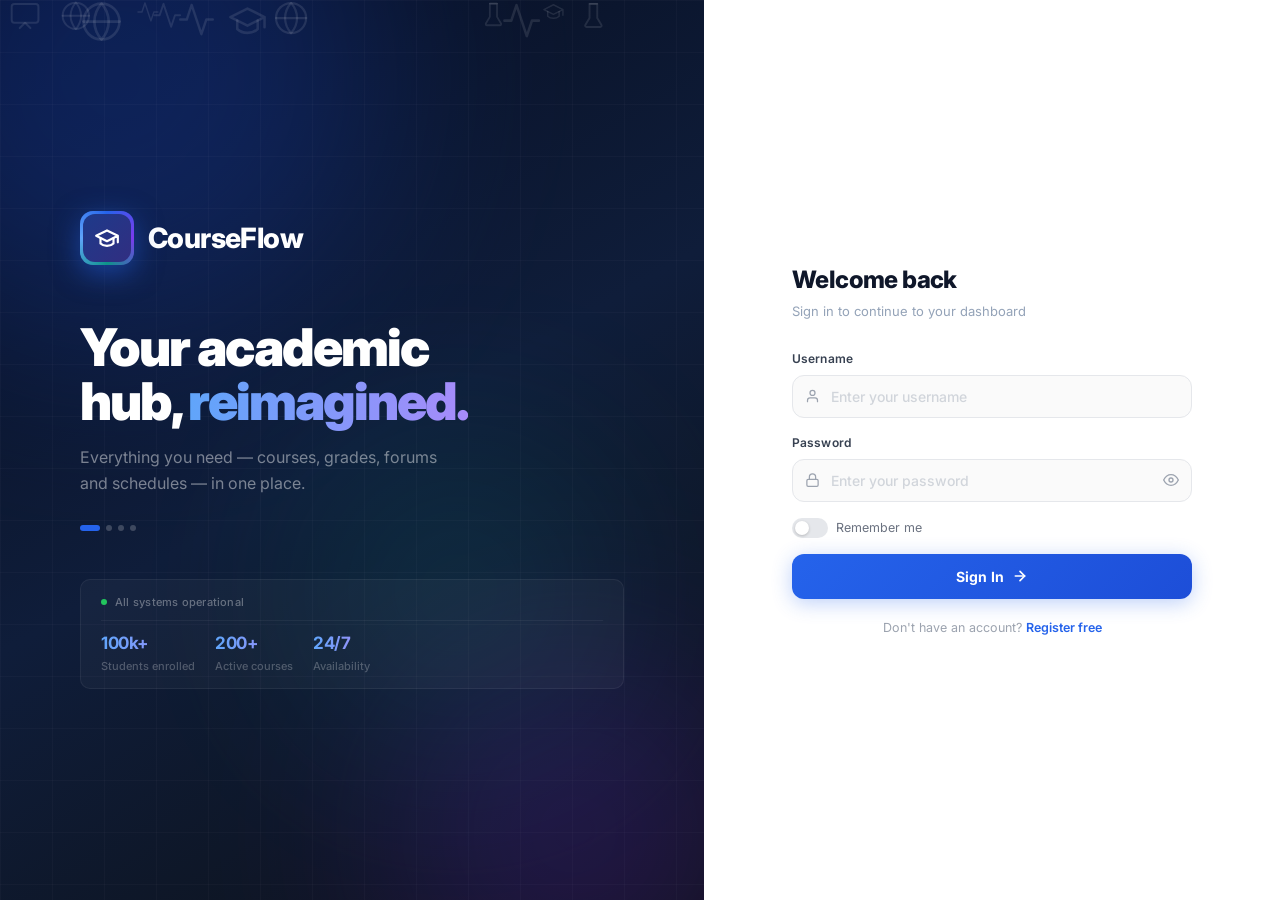
<file: courses.html>
<!DOCTYPE html>
<html lang="en">
<head>
<meta charset="UTF-8" />
<meta name="viewport" content="width=device-width, initial-scale=1.0" />
<title>CourseFlow — Course Catalog</title>
<link rel="stylesheet" href="/styles.css" />
<style>
  .catalog-hero {
    background: linear-gradient(135deg, #0d1424 0%, #1e3a5f 60%, #1d4ed8 100%);
    border-radius: var(--radius-lg);
    padding: 28px 32px;
    margin-bottom: 24px;
    display: flex; align-items: center; justify-content: space-between; gap: 20px;
    position: relative; overflow: hidden;
  }
  .catalog-hero::before {
    content: ''; position: absolute; top: -50px; right: -50px;
    width: 240px; height: 240px; border-radius: 50%;
    background: rgba(37,99,235,0.15); pointer-events: none;
  }
  .catalog-hero::after {
    content: ''; position: absolute; bottom: -60px; right: 160px;
    width: 180px; height: 180px; border-radius: 50%;
    background: rgba(255,255,255,0.04); pointer-events: none;
  }
  .catalog-hero-text { position: relative; z-index: 1; }
  .catalog-hero-eyebrow { font-size: 11px; font-weight: 600; letter-spacing: 1.2px; text-transform: uppercase; color: rgba(255,255,255,0.45); margin-bottom: 6px; }
  .catalog-hero-title { font-size: 24px; font-weight: 800; color: #fff; letter-spacing: -0.5px; margin-bottom: 6px; }
  .catalog-hero-sub   { font-size: 13px; color: rgba(255,255,255,0.55); }
  .catalog-hero-stats { display: flex; gap: 28px; position: relative; z-index: 1; flex-shrink: 0; }
  .catalog-hero-stat  { text-align: center; }
  .catalog-hero-stat-val { font-size: 26px; font-weight: 800; color: #fff; letter-spacing: -1px; line-height: 1; }
  .catalog-hero-stat-lbl { font-size: 11px; color: rgba(255,255,255,0.45); margin-top: 3px; text-transform: uppercase; letter-spacing: 0.5px; }

  .catalog-toolbar { display: flex; align-items: center; gap: 12px; margin-bottom: 18px; flex-wrap: wrap; }
  .catalog-search-wrap { position: relative; flex: 1; min-width: 220px; }
  .catalog-search-icon { position: absolute; left: 13px; top: 50%; transform: translateY(-50%); color: var(--text-muted); pointer-events: none; display: flex; align-items: center; }
  .catalog-search-icon svg { width:15px;height:15px;stroke:currentColor;fill:none;stroke-width:2;stroke-linecap:round;stroke-linejoin:round; }
  .catalog-search { width: 100%; padding: 10px 14px 10px 40px; background: var(--surface); border: 1.5px solid var(--border); border-radius: 10px; font-size: 13px; font-family: inherit; color: var(--text); outline: none; transition: border-color 0.15s, box-shadow 0.15s; }
  .catalog-search:focus { border-color: var(--blue); box-shadow: 0 0 0 3px rgba(37,99,235,0.08); }
  .catalog-search::placeholder { color: var(--text-light); }

  .view-toggle { display: flex; gap: 2px; background: var(--border-light); border-radius: 8px; padding: 3px; }
  .view-btn { width: 32px; height: 32px; border-radius: 6px; border: none; cursor: pointer; display: flex; align-items: center; justify-content: center; background: transparent; color: var(--text-muted); transition: all 0.15s; }
  .view-btn.active { background: var(--surface); color: var(--blue); box-shadow: var(--shadow-sm); }
  .view-btn svg { width:15px;height:15px;stroke:currentColor;fill:none;stroke-width:2;stroke-linecap:round;stroke-linejoin:round; }

  .catalog-sort { padding: 9px 32px 9px 12px; border: 1.5px solid var(--border); border-radius: 10px; background: var(--surface); color: var(--text); font-size: 13px; font-family: inherit; outline: none; cursor: pointer; appearance: none; background-image: url("data:image/svg+xml,%3Csvg xmlns='http://www.w3.org/2000/svg' width='12' height='12' viewBox='0 0 24 24' fill='none' stroke='%2364748b' stroke-width='2' stroke-linecap='round' stroke-linejoin='round'%3E%3Cpolyline points='6 9 12 15 18 9'/%3E%3C/svg%3E"); background-repeat: no-repeat; background-position: right 10px center; }

  .filter-pills { display: flex; gap: 8px; flex-wrap: wrap; margin-bottom: 20px; align-items: center; }
  .filter-label { font-size: 12px; font-weight: 600; color: var(--text-muted); margin-right: 2px; }
  .filter-pill { display: flex; align-items: center; gap: 5px; padding: 5px 12px; border-radius: 20px; font-size: 12px; font-weight: 600; border: 1.5px solid var(--border); background: var(--surface); color: var(--text-muted); cursor: pointer; transition: all 0.15s; white-space: nowrap; user-select: none; }
  .filter-pill:hover { border-color: var(--blue); color: var(--blue); background: var(--blue-light); }
  .filter-pill.active { background: var(--blue); color: #fff; border-color: var(--blue); }

  .results-bar { display: flex; align-items: center; justify-content: space-between; margin-bottom: 16px; }
  .results-count { font-size: 13px; color: var(--text-muted); }
  .results-count strong { color: var(--text); font-weight: 700; }

  .course-card { background: var(--surface); border: 1px solid var(--border); border-radius: var(--radius); overflow: hidden; box-shadow: var(--shadow-sm); cursor: pointer; transition: box-shadow 0.2s, transform 0.18s; display: flex; flex-direction: column; }
  .course-card:hover { box-shadow: 0 8px 24px rgba(0,0,0,0.13); transform: translateY(-3px); }
  .course-header { height: 92px; display: flex; align-items: flex-end; padding: 12px 14px; position: relative; overflow: hidden; }
  .course-header-icon { position: absolute; right: -8px; top: 50%; transform: translateY(-50%); opacity: 0.13; width: 76px; height: 76px; display: flex; align-items: center; justify-content: center; color: #fff; }
  .course-header-icon svg { width:100%;height:100%;stroke:currentColor; }
  .course-header-badge { display: inline-flex; align-items: center; background: rgba(0,0,0,0.22); border: 1px solid rgba(255,255,255,0.2); border-radius: 20px; padding: 4px 11px; font-size: 11px; font-weight: 700; color: #fff; letter-spacing: 0.03em; position: relative; z-index: 1; }
  .course-body { padding: 13px 14px 14px; flex: 1; display: flex; flex-direction: column; gap: 4px; }
  .course-code { font-size: 11px; font-weight: 700; letter-spacing: 0.07em; text-transform: uppercase; color: var(--text-muted); }
  .course-name { font-size: 14px; font-weight: 700; line-height: 1.45; color: var(--text); flex: 1; display: -webkit-box; -webkit-line-clamp: 2; -webkit-box-orient: vertical; overflow: hidden; }
  .course-lecturer { display: flex; align-items: center; gap: 6px; font-size: 12px; color: var(--text-muted); margin-top: 8px; padding-top: 8px; border-top: 1px solid var(--border); }
  .course-lecturer svg { width: 13px; height: 13px; stroke: currentColor; fill: none; stroke-width: 2; stroke-linecap: round; flex-shrink: 0; }

  .courses-list { display: flex; flex-direction: column; gap: 8px; }
  .course-list-item { background: var(--surface); border: 1px solid var(--border); border-radius: var(--radius); padding: 14px 18px; display: flex; align-items: center; gap: 16px; cursor: pointer; box-shadow: var(--shadow-sm); transition: box-shadow 0.15s, transform 0.15s, border-color 0.15s; }
  .course-list-item:hover { box-shadow: var(--shadow); transform: translateX(2px); border-color: var(--blue); }
  .course-list-dot { width: 44px; height: 44px; border-radius: 10px; flex-shrink: 0; display: flex; align-items: center; justify-content: center; }
  .course-list-dot svg { width:20px;height:20px;stroke:#fff;fill:none;stroke-width:2;stroke-linecap:round;stroke-linejoin:round;opacity:0.85; }
  .course-list-main { flex: 1; min-width: 0; }
  .course-list-name { font-size: 14px; font-weight: 700; color: var(--text); white-space: nowrap; overflow: hidden; text-overflow: ellipsis; }
  .course-list-meta { font-size: 12px; color: var(--text-muted); margin-top: 2px; }
  .course-list-badge { flex-shrink: 0; }

  @media (max-width: 700px) {
    .catalog-hero { flex-direction: column; align-items: flex-start; }
    .catalog-hero-stats { gap: 16px; }
    .catalog-sort { display: none; }
  }
</style>
</head>
<body>

<div class="layout">
  <aside class="sidebar" id="sidebar"></aside>
  <div class="main">
    <header class="topbar">
      <div class="topbar-left">
        <div class="topbar-title">Course Catalog</div>
        <div class="topbar-sub">Browse and enroll in available courses</div>
      </div>
      <div class="topbar-right">
        <span class="role-chip" id="tb-role-chip"></span>
        <a class="topbar-avatar-btn" href="/profile.html">
          <div class="user-avatar" id="tb-avatar">?</div>
          <span id="tb-username"></span>
        </a>
      </div>
    </header>

    <div class="page-content">

      <div class="catalog-hero">
        <div class="catalog-hero-text">
          <div class="catalog-hero-eyebrow">CourseFlow</div>
          <div class="catalog-hero-title">Course Catalog</div>
          <div class="catalog-hero-sub">Explore and enroll in courses across all subjects</div>
        </div>
        <div class="catalog-hero-stats">
          <div class="catalog-hero-stat">
            <div class="catalog-hero-stat-val" id="hero-stat-total">—</div>
            <div class="catalog-hero-stat-lbl">Courses</div>
          </div>
          <div class="catalog-hero-stat">
            <div class="catalog-hero-stat-val" id="hero-stat-subjects">—</div>
            <div class="catalog-hero-stat-lbl">Subjects</div>
          </div>
        </div>
      </div>

      <div class="catalog-toolbar">
        <div class="catalog-search-wrap">
          <span class="catalog-search-icon">
            <svg viewBox="0 0 24 24"><circle cx="11" cy="11" r="8"/><line x1="21" y1="21" x2="16.65" y2="16.65"/></svg>
          </span>
          <input class="catalog-search" id="course-search" type="text" placeholder="Search by name or code…" oninput="renderGrid()" />
        </div>
        <select class="catalog-sort" id="course-sort" onchange="renderGrid()">
          <option value="code">Sort: Code A–Z</option>
          <option value="name">Sort: Name A–Z</option>
          <option value="subject">Sort: Subject</option>
        </select>
        <div class="view-toggle">
          <button class="view-btn active" id="view-grid-btn" onclick="setView('grid')" title="Grid view">
            <svg viewBox="0 0 24 24"><rect x="3" y="3" width="7" height="7" rx="1"/><rect x="14" y="3" width="7" height="7" rx="1"/><rect x="3" y="14" width="7" height="7" rx="1"/><rect x="14" y="14" width="7" height="7" rx="1"/></svg>
          </button>
          <button class="view-btn" id="view-list-btn" onclick="setView('list')" title="List view">
            <svg viewBox="0 0 24 24"><line x1="8" y1="6" x2="21" y2="6"/><line x1="8" y1="12" x2="21" y2="12"/><line x1="8" y1="18" x2="21" y2="18"/><line x1="3" y1="6" x2="3.01" y2="6"/><line x1="3" y1="12" x2="3.01" y2="12"/><line x1="3" y1="18" x2="3.01" y2="18"/></svg>
          </button>
        </div>
      </div>

      <div class="filter-pills" id="filter-pills">
        <span class="filter-label">Filter:</span>
        <button class="filter-pill active" data-subject="all" onclick="setSubjectFilter('all', this)">All</button>
      </div>

      <div class="results-bar">
        <span class="results-count" id="results-count"></span>
      </div>

      <div id="courses-container">
        <div class="loading"><div class="spinner"></div> Loading courses…</div>
      </div>

    </div>
  </div>
</div>

<div id="toast"></div>
<script src="/app.js"></script>
<script>
  if (!requireAuth()) {}
  renderSidebar('courses');

  let allCourses = [], activeSubject = 'all', currentView = 'grid';

  async function init() {
    const rc = await api('/courses');
    allCourses = rc.ok ? rc.data : [];
    CF.courses = allCourses;

    const subjectSet = new Set(allCourses.map(c => classifyCourse(c.cname, c.ccode).label));
    document.getElementById('hero-stat-total').textContent    = allCourses.length;
    document.getElementById('hero-stat-subjects').textContent = subjectSet.size;

    buildFilterPills();
    renderGrid();
  }

  function buildFilterPills() {
    const subjects = {};
    allCourses.forEach(c => {
      const s = classifyCourse(c.cname, c.ccode);
      subjects[s.label] = (subjects[s.label] || 0) + 1;
    });
    const wrap = document.getElementById('filter-pills');
    wrap.querySelectorAll('.filter-pill:not([data-subject="all"])').forEach(p => p.remove());
    Object.entries(subjects).sort((a,b) => b[1]-a[1]).forEach(([label, count]) => {
      const btn = document.createElement('button');
      btn.className = 'filter-pill';
      btn.dataset.subject = label;
      btn.innerHTML = `${label} <span style="opacity:0.6;font-weight:500">${count}</span>`;
      btn.onclick = () => setSubjectFilter(label, btn);
      wrap.appendChild(btn);
    });
  }

  function setSubjectFilter(subject, btn) {
    activeSubject = subject;
    document.querySelectorAll('.filter-pill').forEach(p => p.classList.remove('active'));
    btn.classList.add('active');
    renderGrid();
  }

  function setView(v) {
    currentView = v;
    document.getElementById('view-grid-btn').classList.toggle('active', v === 'grid');
    document.getElementById('view-list-btn').classList.toggle('active', v === 'list');
    renderGrid();
  }

  function renderGrid() {
    const q = (document.getElementById('course-search').value || '').toLowerCase();
    const sortBy = document.getElementById('course-sort').value;
    let source = allCourses.slice();

    if (q) source = source.filter(c =>
      (c.ccode||'').toLowerCase().includes(q) || (c.cname||'').toLowerCase().includes(q));
    if (activeSubject !== 'all') source = source.filter(c =>
      classifyCourse(c.cname, c.ccode).label === activeSubject);

    if (sortBy === 'name') source.sort((a,b) => (a.cname||'').localeCompare(b.cname||''));
    else if (sortBy === 'subject') source.sort((a,b) => classifyCourse(a.cname,a.ccode).label.localeCompare(classifyCourse(b.cname,b.ccode).label));
    else source.sort((a,b) => (a.ccode||'').localeCompare(b.ccode||''));

    document.getElementById('results-count').innerHTML =
      `Showing <strong>${source.length}</strong> of <strong>${allCourses.length}</strong> courses`;

    const el = document.getElementById('courses-container');
    if (!source.length) { el.innerHTML = '<div class="empty-state"><p>No courses match your filters</p></div>'; return; }

    if (currentView === 'list') {
      el.innerHTML = `<div class="courses-list">${source.map(listItemHTML).join('')}</div>`;
    } else {
      el.innerHTML = `<div class="courses-grid">${source.map(cardHTML).join('')}</div>`;
    }
  }

  function cardHTML(c) {
    const sub = classifyCourse(c.cname, c.ccode);
    const lecturer = c.fname ? `${c.fname} ${c.lname || ''}`.trim() : 'Unassigned';
    return `
    <div class="course-card" onclick="viewCourse(${c.courseID})">
      <div class="course-header ${sub.cls}">
        <span class="course-header-badge">${sub.label}</span>
        <div class="course-header-icon">${sub.icon}</div>
      </div>
      <div class="course-body">
        <div class="course-code">${c.ccode || ''}</div>
        <div class="course-name">${c.cname || ''}</div>
        <div class="course-lecturer">
          <svg viewBox="0 0 24 24"><path d="M20 21v-2a4 4 0 0 0-4-4H8a4 4 0 0 0-4 4v2"/><circle cx="12" cy="7" r="4"/></svg>
          ${lecturer}
        </div>
      </div>
    </div>`;
  }

  function listItemHTML(c) {
    const sub = classifyCourse(c.cname, c.ccode);
    const lecturer = c.fname ? `${c.fname} ${c.lname || ''}`.trim() : 'Unassigned';
    return `
    <div class="course-list-item" onclick="viewCourse(${c.courseID})">
      <div class="course-list-dot ${sub.cls}">${sub.icon}</div>
      <div class="course-list-main">
        <div class="course-list-name">${c.cname || ''}</div>
        <div class="course-list-meta">${c.ccode || ''} · ${lecturer}</div>
      </div>
      <div class="course-list-badge"><span class="badge" style="background:var(--border-light);color:var(--text-muted);font-size:11px">${sub.label}</span></div>
    </div>`;
  }

  init();
</script>
</body>
</html>
</file>
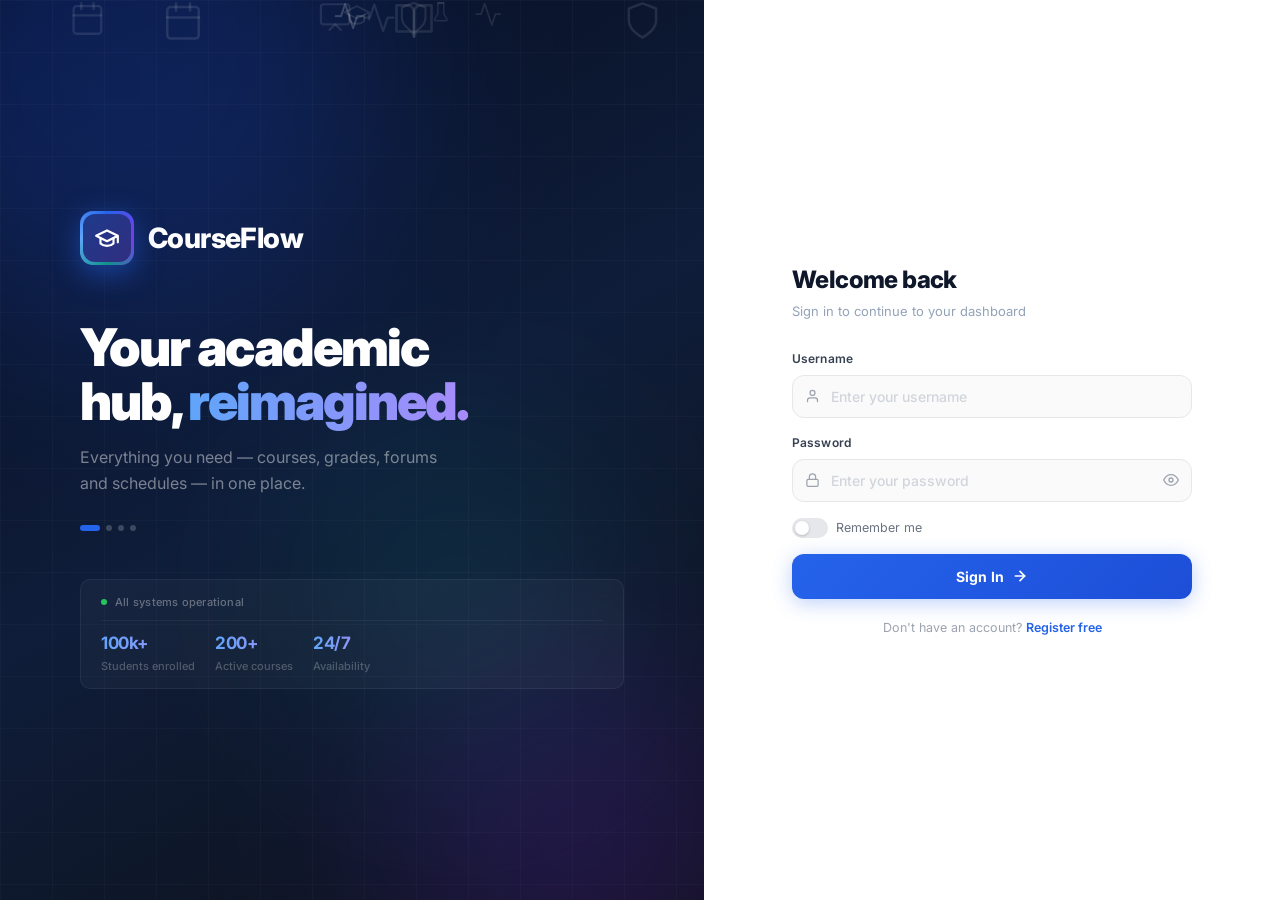
<file: dashboard.html>
﻿<!DOCTYPE html>
<html lang="en">
<head>
<meta charset="UTF-8" />
<meta name="viewport" content="width=device-width, initial-scale=1.0" />
<title>CourseFlow â€" Dashboard</title>
<link rel="stylesheet" href="/styles.css" />
<style>
  .qa-btn svg { width:15px;height:15px;stroke:currentColor;fill:none;stroke-width:2;stroke-linecap:round;stroke-linejoin:round;flex-shrink:0; }
  .dash-course-icon svg { width:18px;height:18px;stroke:#fff;fill:none;stroke-width:2;stroke-linecap:round;stroke-linejoin:round; }

  /* â"€â"€ ADMIN HERO BANNER â"€â"€ */
  .admin-hero {
    background: linear-gradient(135deg, #0d1424 0%, #1e3a5f 50%, #1d4ed8 100%);
    border-radius: var(--radius-lg);
    padding: 32px 36px;
    margin-bottom: 28px;
    display: flex;
    align-items: center;
    justify-content: space-between;
    gap: 24px;
    position: relative;
    overflow: hidden;
  }
  .admin-hero::before {
    content: '';
    position: absolute;
    top: -60px; right: -60px;
    width: 260px; height: 260px;
    border-radius: 50%;
    background: rgba(37,99,235,0.18);
    pointer-events: none;
  }
  .admin-hero::after {
    content: '';
    position: absolute;
    bottom: -80px; right: 120px;
    width: 200px; height: 200px;
    border-radius: 50%;
    background: rgba(255,255,255,0.04);
    pointer-events: none;
  }
  .admin-hero-text { position: relative; z-index: 1; }
  .admin-hero-eyebrow {
    font-size: 11px;
    font-weight: 600;
    letter-spacing: 1.2px;
    text-transform: uppercase;
    color: rgba(255,255,255,0.5);
    margin-bottom: 8px;
  }
  .admin-hero-title {
    font-size: 26px;
    font-weight: 800;
    color: #fff;
    letter-spacing: -0.6px;
    line-height: 1.2;
    margin-bottom: 8px;
  }
  .admin-hero-sub {
    font-size: 14px;
    color: rgba(255,255,255,0.55);
  }
  .admin-hero-actions { display: flex; gap: 10px; flex-shrink: 0; position: relative; z-index: 1; }
  .admin-hero-btn {
    display: flex; align-items: center; gap: 7px;
    padding: 10px 18px;
    border-radius: 10px;
    font-size: 13px; font-weight: 600;
    cursor: pointer; text-decoration: none;
    border: none; transition: all 0.15s;
  }
  .admin-hero-btn.primary { background: #2563eb; color: #fff; box-shadow: 0 4px 14px rgba(37,99,235,0.4); }
  .admin-hero-btn.primary:hover { background: #1d4ed8; transform: translateY(-1px); }
  .admin-hero-btn.secondary { background: rgba(255,255,255,0.1); color: #fff; border: 1px solid rgba(255,255,255,0.15); }
  .admin-hero-btn.secondary:hover { background: rgba(255,255,255,0.18); }
  .admin-hero-btn svg { width:14px;height:14px;stroke:currentColor;fill:none;stroke-width:2;stroke-linecap:round;stroke-linejoin:round; }

  /* â"€â"€ ADMIN STAT CARDS â"€â"€ */
  .admin-stats-grid {
    display: grid;
    grid-template-columns: repeat(4, 1fr);
    gap: 16px;
    margin-bottom: 28px;
  }
  .admin-stat {
    background: var(--surface);
    border: 1px solid var(--border);
    border-radius: var(--radius);
    padding: 20px 22px;
    box-shadow: var(--shadow-sm);
    display: flex; flex-direction: column; gap: 14px;
    transition: box-shadow 0.2s, transform 0.15s;
    position: relative;
    overflow: hidden;
  }
  .admin-stat:hover { box-shadow: var(--shadow); transform: translateY(-2px); }
  .admin-stat-top { display: flex; justify-content: space-between; align-items: flex-start; }
  .admin-stat-label { font-size: 12px; font-weight: 600; color: var(--text-muted); text-transform: uppercase; letter-spacing: 0.5px; }
  .admin-stat-icon {
    width: 38px; height: 38px; border-radius: 10px;
    display: flex; align-items: center; justify-content: center;
    flex-shrink: 0;
  }
  .admin-stat-icon svg { width:18px;height:18px;stroke-width:2;stroke-linecap:round;stroke-linejoin:round;fill:none; }
  .admin-stat-icon.blue   { background: var(--blue-light);   } .admin-stat-icon.blue   svg { stroke: var(--blue); }
  .admin-stat-icon.green  { background: var(--green-light);  } .admin-stat-icon.green  svg { stroke: var(--green); }
  .admin-stat-icon.purple { background: var(--purple-light); } .admin-stat-icon.purple svg { stroke: var(--purple); }
  .admin-stat-icon.amber  { background: var(--amber-light);  } .admin-stat-icon.amber  svg { stroke: var(--amber); }
  .admin-stat-value { font-size: 32px; font-weight: 800; letter-spacing: -1.5px; line-height: 1; color: var(--text); }
  .admin-stat-sub { font-size: 12px; color: var(--text-muted); }
  .admin-stat-accent {
    position: absolute; bottom: 0; left: 0; right: 0;
    height: 3px;
  }
  .admin-stat-accent.blue   { background: linear-gradient(90deg, var(--blue), #60a5fa); }
  .admin-stat-accent.green  { background: linear-gradient(90deg, var(--green), #4ade80); }
  .admin-stat-accent.purple { background: linear-gradient(90deg, var(--purple), #a78bfa); }
  .admin-stat-accent.amber  { background: linear-gradient(90deg, var(--amber), #fbbf24); }

  /* â"€â"€ ADMIN QUICK ACTIONS â"€â"€ */
  .admin-actions-grid {
    display: grid;
    grid-template-columns: repeat(4, 1fr);
    gap: 14px;
    margin-bottom: 28px;
  }
  .admin-action-card {
    background: var(--surface);
    border: 1px solid var(--border);
    border-radius: var(--radius);
    padding: 18px 20px;
    display: flex; flex-direction: column; gap: 10px;
    text-decoration: none;
    transition: all 0.15s;
    box-shadow: var(--shadow-sm);
    cursor: pointer;
  }
  .admin-action-card:hover { border-color: var(--blue); box-shadow: 0 4px 16px rgba(37,99,235,0.1); transform: translateY(-2px); }
  .admin-action-icon {
    width: 40px; height: 40px; border-radius: 10px;
    display: flex; align-items: center; justify-content: center;
  }
  .admin-action-icon svg { width:18px;height:18px;stroke-width:2;stroke-linecap:round;stroke-linejoin:round;fill:none; }
  .admin-action-icon.blue   { background: var(--blue-light);   } .admin-action-icon.blue   svg { stroke: var(--blue); }
  .admin-action-icon.green  { background: var(--green-light);  } .admin-action-icon.green  svg { stroke: var(--green); }
  .admin-action-icon.purple { background: var(--purple-light); } .admin-action-icon.purple svg { stroke: var(--purple); }
  .admin-action-icon.amber  { background: var(--amber-light);  } .admin-action-icon.amber  svg { stroke: var(--amber); }
  .admin-action-title { font-size: 13px; font-weight: 700; color: var(--text); }
  .admin-action-desc  { font-size: 12px; color: var(--text-muted); line-height: 1.4; }

  /* â"€â"€ TWO COLUMN LAYOUT â"€â"€ */
  .dash-two-col { display: grid; grid-template-columns: 1fr 320px; gap: 20px; }

  /* â"€â"€ RECENT COURSES TABLE â"€â"€ */
  .dash-panel {
    background: var(--surface);
    border: 1px solid var(--border);
    border-radius: var(--radius);
    box-shadow: var(--shadow-sm);
    overflow: hidden;
  }
  .dash-panel-header {
    display: flex; justify-content: space-between; align-items: center;
    padding: 16px 20px;
    border-bottom: 1px solid var(--border);
  }
  .dash-panel-title { font-size: 14px; font-weight: 700; color: var(--text); }
  .dash-panel-link { font-size: 12px; font-weight: 500; color: var(--blue); text-decoration: none; }
  .dash-panel-link:hover { text-decoration: underline; }

  /* â"€â"€ ACTIVITY FEED â"€â"€ */
  .activity-feed { display: flex; flex-direction: column; }
  .activity-item {
    display: flex; align-items: flex-start; gap: 12px;
    padding: 14px 20px;
    border-bottom: 1px solid var(--border-light);
  }
  .activity-item:last-child { border-bottom: none; }
  .activity-dot {
    width: 8px; height: 8px; border-radius: 50%;
    margin-top: 5px; flex-shrink: 0;
  }
  .activity-dot.blue   { background: var(--blue); }
  .activity-dot.green  { background: var(--green); }
  .activity-dot.purple { background: var(--purple); }
  .activity-dot.amber  { background: var(--amber); }
  .activity-text { font-size: 13px; color: var(--text); line-height: 1.4; }
  .activity-time { font-size: 11px; color: var(--text-light); margin-top: 2px; }

  /* â"€â"€ STUDENT DASHBOARD â"€â"€ */
  .student-hero {
    background: linear-gradient(135deg, #1e3a5f 0%, #1d4ed8 100%);
    border-radius: var(--radius-lg);
    padding: 28px 32px;
    margin-bottom: 28px;
    display: flex; align-items: center; gap: 20px;
    position: relative; overflow: hidden;
  }
  .student-hero::before {
    content: '';
    position: absolute; top: -40px; right: -40px;
    width: 200px; height: 200px; border-radius: 50%;
    background: rgba(255,255,255,0.06); pointer-events: none;
  }
  .student-hero-avatar {
    width: 56px; height: 56px; border-radius: 50%;
    background: rgba(255,255,255,0.15);
    border: 2px solid rgba(255,255,255,0.25);
    display: flex; align-items: center; justify-content: center;
    font-size: 22px; font-weight: 800; color: #fff;
    flex-shrink: 0; position: relative; z-index: 1;
  }
  .student-hero-text { position: relative; z-index: 1; }
  .student-hero-name { font-size: 20px; font-weight: 800; color: #fff; letter-spacing: -0.4px; }
  .student-hero-sub  { font-size: 13px; color: rgba(255,255,255,0.6); margin-top: 3px; }

  /* â"€â"€ LECTURER DASHBOARD â"€â"€ */
  .lecturer-hero {
    background: linear-gradient(135deg, #134e4a 0%, #0d9488 100%);
    border-radius: var(--radius-lg);
    padding: 28px 32px;
    margin-bottom: 28px;
    display: flex; align-items: center; justify-content: space-between; gap: 24px;
    position: relative; overflow: hidden;
  }
  .lecturer-hero::before {
    content: '';
    position: absolute; top: -50px; right: -50px;
    width: 220px; height: 220px; border-radius: 50%;
    background: rgba(255,255,255,0.06); pointer-events: none;
  }
  .lecturer-hero-text { position: relative; z-index: 1; }
  .lecturer-hero-eyebrow { font-size: 11px; font-weight: 600; letter-spacing: 1.2px; text-transform: uppercase; color: rgba(255,255,255,0.5); margin-bottom: 6px; }
  .lecturer-hero-name { font-size: 22px; font-weight: 800; color: #fff; letter-spacing: -0.4px; }
  .lecturer-hero-sub  { font-size: 13px; color: rgba(255,255,255,0.6); margin-top: 4px; }
  .lecturer-hero-action {
    display: flex; align-items: center; gap: 7px;
    padding: 10px 18px; border-radius: 10px;
    font-size: 13px; font-weight: 600; color: #fff;
    background: rgba(255,255,255,0.15); border: 1px solid rgba(255,255,255,0.2);
    text-decoration: none; transition: all 0.15s; flex-shrink: 0; position: relative; z-index: 1;
  }
  .lecturer-hero-action:hover { background: rgba(255,255,255,0.25); }
  .lecturer-hero-action svg { width:14px;height:14px;stroke:currentColor;fill:none;stroke-width:2;stroke-linecap:round;stroke-linejoin:round; }

  @media (max-width: 960px) {
    .admin-stats-grid { grid-template-columns: 1fr 1fr; }
    .admin-actions-grid { grid-template-columns: 1fr 1fr; }
    .dash-two-col { grid-template-columns: 1fr; }
    .admin-hero-actions { display: none; }
  }
</style>
</head>
<body>

<div class="layout">
  <aside class="sidebar" id="sidebar"></aside>

  <div class="main">
    <header class="topbar">
      <div class="topbar-left">
        <div class="topbar-title" id="dash-greeting">Dashboard</div>
        <div class="topbar-sub" id="dash-sub">Here's what's happening today</div>
      </div>
      <div class="topbar-right">
        <span class="topbar-semester">Fall Semester 2025</span>
        <span class="role-chip" id="tb-role-chip"></span>
        <a class="topbar-avatar-btn" href="/profile.html">
          <div class="user-avatar" id="tb-avatar">?</div>
          <span id="tb-username"></span>
        </a>
      </div>
    </header>

    <div class="page-content" id="dash-content">
      <div class="loading"><div class="spinner"></div> Loading...</div>
    </div>
  </div>
</div>

<div class="modal-overlay" id="course-modal">
  <div class="modal">
    <div class="modal-header">
      <div class="modal-title" id="cm-title">Course</div>
      <button class="modal-close" onclick="closeModal('course-modal')">âœ•</button>
    </div>
    <div id="cm-body"></div>
  </div>
</div>

<div id="toast"></div>
<script src="/app.js"></script>
<script>
  if (!requireAuth()) {}
  renderSidebar('dashboard');

  const role = CF.user?.role;
  const u    = CF.user;
  const initial = (u?.fname || u?.username || '?')[0].toUpperCase();

  document.getElementById('dash-greeting').textContent =
    role === 'admin'    ? 'Admin Console'  :
    role === 'lecturer' ? 'My Dashboard'   : 'My Dashboard';

  document.getElementById('dash-sub').textContent =
    role === 'admin'    ? 'System overview and management' :
    role === 'lecturer' ? 'Your courses and upcoming activity' :
                          'Your courses and upcoming events';

  async function loadDashboard() {
    const rc = await api('/courses');
    CF.courses = rc.ok ? rc.data : [];

    if (role === 'admin')    await renderAdmin();
    else if (role === 'lecturer') await renderLecturer();
    else                          await renderStudent();
  }

  /* â•â•â•â•â•â•â•â•â•â•â•â•â•â•â•â•â•â•â•â•â•â•â•â•â•â•â•â•â•â•â•â•â•â•â•â•â•â•â•â•â•â•â•â•â•â•â•
     ADMIN DASHBOARD
  â•â•â•â•â•â•â•â•â•â•â•â•â•â•â•â•â•â•â•â•â•â•â•â•â•â•â•â•â•â•â•â•â•â•â•â•â•â•â•â•â•â•â•â•â•â•â• */
  async function renderAdmin() {
    const totalCourses = CF.courses.length;

    // fetch reports in parallel
    const [rStudents, rLecturers, rTop] = await Promise.all([
      api('/reports/students'),
      api('/reports/lecturers'),
      api('/reports/top-10-enrolled'),
    ]);

    const totalStudents  = rStudents.ok  ? rStudents.data.length  : 'â€"';
    const totalLecturers = rLecturers.ok ? rLecturers.data.length : 'â€"';
    const topCourses     = rTop.ok       ? rTop.data.slice(0, 5)  : [];

    // count unassigned courses
    const unassigned = CF.courses.filter(c => !c.lecturerID).length;

    const name = u?.fname ? `${u.fname} ${u.lname || ''}`.trim() : u?.username || 'Admin';

    document.getElementById('dash-content').innerHTML = `

      <!-- HERO -->
      <div class="admin-hero">
        <div class="admin-hero-text">
          <div class="admin-hero-eyebrow">Administrator</div>
          <div class="admin-hero-title">Welcome back, ${name}</div>
          <div class="admin-hero-sub">Full system access Â· Fall Semester 2025</div>
        </div>
        <div class="admin-hero-actions">
          <a class="admin-hero-btn primary" href="/admin.html">
            <svg viewBox="0 0 24 24"><path d="M12 2L2 7l10 5 10-5-10-5z"/><path d="M2 17l10 5 10-5"/><path d="M2 12l10 5 10-5"/></svg>
            Admin Console
          </a>
          <a class="admin-hero-btn secondary" href="/courses.html">
            <svg viewBox="0 0 24 24"><path d="M2 3h6a4 4 0 0 1 4 4v14a3 3 0 0 0-3-3H2z"/><path d="M22 3h-6a4 4 0 0 0-4 4v14a3 3 0 0 1 3-3h7z"/></svg>
            All Courses
          </a>
        </div>
      </div>

      <!-- STATS -->
      <div class="admin-stats-grid">
        <div class="admin-stat">
          <div class="admin-stat-top">
            <span class="admin-stat-label">Total Courses</span>
            <div class="admin-stat-icon blue">
              <svg viewBox="0 0 24 24"><path d="M2 3h6a4 4 0 0 1 4 4v14a3 3 0 0 0-3-3H2z"/><path d="M22 3h-6a4 4 0 0 0-4 4v14a3 3 0 0 1 3-3h7z"/></svg>
            </div>
          </div>
          <div class="admin-stat-value">${totalCourses}</div>
          <div class="admin-stat-sub">${unassigned} unassigned</div>
          <div class="admin-stat-accent blue"></div>
        </div>
        <div class="admin-stat">
          <div class="admin-stat-top">
            <span class="admin-stat-label">Students</span>
            <div class="admin-stat-icon green">
              <svg viewBox="0 0 24 24"><path d="M17 21v-2a4 4 0 0 0-4-4H5a4 4 0 0 0-4 4v2"/><circle cx="9" cy="7" r="4"/><path d="M23 21v-2a4 4 0 0 0-3-3.87"/><path d="M16 3.13a4 4 0 0 1 0 7.75"/></svg>
            </div>
          </div>
          <div class="admin-stat-value">${totalStudents}</div>
          <div class="admin-stat-sub">In 5+ courses</div>
          <div class="admin-stat-accent green"></div>
        </div>
        <div class="admin-stat">
          <div class="admin-stat-top">
            <span class="admin-stat-label">Lecturers</span>
            <div class="admin-stat-icon purple">
              <svg viewBox="0 0 24 24"><circle cx="12" cy="8" r="4"/><path d="M20 21a8 8 0 1 0-16 0"/><path d="M12 12v9"/><path d="M9 15l3-3 3 3"/></svg>
            </div>
          </div>
          <div class="admin-stat-value">${totalLecturers}</div>
          <div class="admin-stat-sub">Teaching 3+ courses</div>
          <div class="admin-stat-accent purple"></div>
        </div>
        <div class="admin-stat">
          <div class="admin-stat-top">
            <span class="admin-stat-label">Unassigned</span>
            <div class="admin-stat-icon amber">
              <svg viewBox="0 0 24 24"><circle cx="12" cy="12" r="10"/><line x1="12" y1="8" x2="12" y2="12"/><line x1="12" y1="16" x2="12.01" y2="16"/></svg>
            </div>
          </div>
          <div class="admin-stat-value">${unassigned}</div>
          <div class="admin-stat-sub">${unassigned > 0 ? 'Needs a lecturer' : 'All assigned'}</div>
          <div class="admin-stat-accent amber"></div>
        </div>
      </div>

      <!-- QUICK ACTIONS -->
      <div class="section-header" style="margin-bottom:14px">
        <div class="section-title">Quick Actions</div>
      </div>
      <div class="admin-actions-grid" style="margin-bottom:28px">
        <a class="admin-action-card" href="/admin.html">
          <div class="admin-action-icon blue">
            <svg viewBox="0 0 24 24"><rect x="3" y="3" width="7" height="7" rx="1"/><rect x="14" y="3" width="7" height="7" rx="1"/><rect x="3" y="14" width="7" height="7" rx="1"/><rect x="14" y="14" width="7" height="7" rx="1"/></svg>
          </div>
          <div class="admin-action-title">System Reports</div>
          <div class="admin-action-desc">View enrollment and performance analytics</div>
        </a>
        <a class="admin-action-card" href="/admin.html" onclick="sessionStorage.setItem('adminTab','create')">
          <div class="admin-action-icon green">
            <svg viewBox="0 0 24 24"><circle cx="12" cy="12" r="10"/><line x1="12" y1="8" x2="12" y2="16"/><line x1="8" y1="12" x2="16" y2="12"/></svg>
          </div>
          <div class="admin-action-title">Create Course</div>
          <div class="admin-action-desc">Add a new course to the catalog</div>
        </a>
        <a class="admin-action-card" href="/admin.html" onclick="sessionStorage.setItem('adminTab','mgmt')">
          <div class="admin-action-icon purple">
            <svg viewBox="0 0 24 24"><path d="M17 21v-2a4 4 0 0 0-4-4H5a4 4 0 0 0-4 4v2"/><circle cx="9" cy="7" r="4"/><path d="M23 21v-2a4 4 0 0 0-3-3.87"/><path d="M16 3.13a4 4 0 0 1 0 7.75"/></svg>
          </div>
          <div class="admin-action-title">Assign Lecturers</div>
          <div class="admin-action-desc">Manage course lecturer assignments</div>
        </a>
        <a class="admin-action-card" href="/courses.html">
          <div class="admin-action-icon amber">
            <svg viewBox="0 0 24 24"><path d="M2 3h6a4 4 0 0 1 4 4v14a3 3 0 0 0-3-3H2z"/><path d="M22 3h-6a4 4 0 0 0-4 4v14a3 3 0 0 1 3-3h7z"/></svg>
          </div>
          <div class="admin-action-title">Browse Courses</div>
          <div class="admin-action-desc">View the full course catalog</div>
        </a>
      </div>

      <!-- BOTTOM TWO COL -->
      <div class="dash-two-col">
        <!-- TOP ENROLLED COURSES -->
        <div class="dash-panel">
          <div class="dash-panel-header">
            <div class="dash-panel-title">Top Enrolled Courses</div>
            <a class="dash-panel-link" href="/admin.html">View reports</a>
          </div>
          ${topCourses.length ? `
          <table>
            <thead><tr><th>Code</th><th>Course</th><th style="text-align:right">Students</th></tr></thead>
            <tbody>${topCourses.map(c => `
              <tr>
                <td><strong>${c.ccode}</strong></td>
                <td>${c.cname}</td>
                <td style="text-align:right"><span class="badge badge-blue">${c.student_count}</span></td>
              </tr>`).join('')}
            </tbody>
          </table>` : '<div class="empty-state" style="padding:24px"><p>No data</p></div>'}
        </div>

        <!-- UNASSIGNED COURSES -->
        <div class="dash-panel">
          <div class="dash-panel-header">
            <div class="dash-panel-title">Needs Lecturer</div>
            <a class="dash-panel-link" href="/admin.html">Assign</a>
          </div>
          <div class="activity-feed">
            ${CF.courses.filter(c => !c.lecturerID).slice(0, 6).map(c => `
              <div class="activity-item">
                <div class="activity-dot amber"></div>
                <div>
                  <div class="activity-text"><strong>${c.ccode}</strong> â€" ${c.cname}</div>
                  <div class="activity-time">No lecturer assigned</div>
                </div>
              </div>`).join('') || `<div class="activity-item"><div class="activity-dot green"></div><div class="activity-text">All courses have lecturers</div></div>`}
          </div>
        </div>
      </div>
    `;
  }

  /* â•â•â•â•â•â•â•â•â•â•â•â•â•â•â•â•â•â•â•â•â•â•â•â•â•â•â•â•â•â•â•â•â•â•â•â•â•â•â•â•â•â•â•â•â•â•â•
     LECTURER DASHBOARD
  â•â•â•â•â•â•â•â•â•â•â•â•â•â•â•â•â•â•â•â•â•â•â•â•â•â•â•â•â•â•â•â•â•â•â•â•â•â•â•â•â•â•â•â•â•â•â• */
  async function renderLecturer() {
    const rm = await api(`/courses/lecturer/${u.userID}`);
    const myCourses = rm.ok ? rm.data : [];
    const name = u?.fname ? `${u.fname} ${u.lname || ''}`.trim() : u?.username || '';
    const h = new Date().getHours();
    const greeting = h < 12 ? 'Good morning' : h < 17 ? 'Good afternoon' : 'Good evening';
    const initial = (u?.fname || u?.username || '?')[0].toUpperCase();
    const today = new Date().toISOString().split('T')[0];

    // Fetch events + forums for all courses in parallel
    const perCourse = await Promise.all(myCourses.map(async c => {
      const courseID = c.courseID || CF.courses.find(fc => fc.ccode === c.ccode)?.courseID;
      const [evRes, fRes] = await Promise.all([
        courseID ? api(`/courses/${courseID}/events`) : Promise.resolve({ ok: false }),
        courseID ? api(`/courses/${courseID}/forums`) : Promise.resolve({ ok: false }),
      ]);
      return { ...c, courseID, events: evRes.ok ? evRes.data : [], forums: fRes.ok ? fRes.data : [] };
    }));

    const totalStudents  = perCourse.reduce((s, c) => s + (c.student_count || 0), 0);
    const totalForums    = perCourse.reduce((s, c) => s + c.forums.length, 0);
    const totalEvents    = perCourse.reduce((s, c) => s + c.events.length, 0);
    const upcomingEvents = perCourse.flatMap(c => c.events
      .filter(e => e.event_date >= today)
      .map(e => ({ ...e, ccode: c.ccode, courseID: c.courseID })))
      .sort((a, b) => a.event_date.localeCompare(b.event_date)).slice(0, 5);

    // Build HTML strings before the template literal (avoids nested backtick issues with SVG icons)
    const courseRowsHTML = perCourse.length ? perCourse.map(c => {
      const sub = classifyCourse(c.cname, c.ccode);
      return '<a class="activity-item" href="/course.html?id=' + c.courseID + '" style="text-decoration:none;display:flex;align-items:center;gap:12px;padding:12px 20px;border-bottom:1px solid var(--border);transition:background 0.12s" onmouseover="this.style.background=\'var(--border-light)\'" onmouseout="this.style.background=\'\'">'
        + '<div style="width:38px;height:38px;border-radius:10px;flex-shrink:0;display:flex;align-items:center;justify-content:center" class="' + sub.cls + ' dash-course-icon">' + sub.icon + '</div>'
        + '<div style="flex:1;min-width:0">'
        + '<div style="font-size:13px;font-weight:600;color:var(--text);white-space:nowrap;overflow:hidden;text-overflow:ellipsis">' + c.ccode + ' &mdash; ' + c.cname + '</div>'
        + '<div style="font-size:12px;color:var(--text-muted);margin-top:2px">' + (c.student_count || 0) + ' students &middot; ' + c.forums.length + ' forum' + (c.forums.length !== 1 ? 's' : '') + '</div>'
        + '</div>'
        + '<svg width="13" height="13" viewBox="0 0 24 24" fill="none" stroke="var(--text-light)" stroke-width="2" stroke-linecap="round"><polyline points="9 18 15 12 9 6"/></svg>'
        + '</a>';
    }).join('') : '<div class="empty-state" style="padding:32px"><p>No courses assigned yet</p></div>';

    const eventRowsHTML = upcomingEvents.length ? upcomingEvents.map(e => {
      const d = new Date(e.event_date + 'T00:00:00');
      return '<a class="activity-item" href="/course.html?id=' + e.courseID + '" style="text-decoration:none;display:flex;align-items:center;gap:12px;padding:12px 20px;border-bottom:1px solid var(--border);transition:background 0.12s" onmouseover="this.style.background=\'var(--border-light)\'" onmouseout="this.style.background=\'\'">'
        + '<div style="width:40px;height:40px;border-radius:10px;background:var(--blue-light);display:flex;flex-direction:column;align-items:center;justify-content:center;flex-shrink:0">'
        + '<span style="font-size:8px;font-weight:800;color:var(--blue);text-transform:uppercase;letter-spacing:.04em;line-height:1">' + d.toLocaleString('default', {month:'short'}).toUpperCase() + '</span>'
        + '<span style="font-size:15px;font-weight:800;color:var(--blue);line-height:1">' + d.getDate() + '</span>'
        + '</div>'
        + '<div style="flex:1;min-width:0">'
        + '<div style="font-size:13px;font-weight:600;color:var(--text);white-space:nowrap;overflow:hidden;text-overflow:ellipsis">' + e.title + '</div>'
        + '<div style="font-size:12px;color:var(--text-muted);margin-top:2px">' + e.ccode + (e.start_time ? ' &middot; ' + e.start_time : '') + '</div>'
        + '</div></a>';
    }).join('') : '<div class="empty-state" style="padding:32px"><p>No upcoming events</p></div>';

    document.getElementById('dash-content').innerHTML = `
      <!-- HERO -->
      <div style="background:linear-gradient(135deg,#134e4a 0%,#0d9488 60%,#0891b2 100%);border-radius:var(--radius-lg);padding:32px 36px;margin-bottom:28px;display:flex;align-items:center;justify-content:space-between;gap:24px;position:relative;overflow:hidden">
        <div style="position:absolute;inset:0;background-image:radial-gradient(circle at 80% 50%,rgba(255,255,255,0.07) 0%,transparent 55%);pointer-events:none"></div>
        <div style="display:flex;align-items:center;gap:20px;position:relative;z-index:1">
          <div style="width:58px;height:58px;border-radius:50%;background:rgba(255,255,255,0.18);border:2px solid rgba(255,255,255,0.3);display:flex;align-items:center;justify-content:center;font-size:24px;font-weight:800;color:#fff;flex-shrink:0">${initial}</div>
          <div>
            <div style="font-size:11px;font-weight:600;text-transform:uppercase;letter-spacing:0.12em;color:rgba(255,255,255,0.5);margin-bottom:4px">${greeting} &middot; Lecturer</div>
            <div style="font-size:24px;font-weight:800;color:#fff;letter-spacing:-0.5px;line-height:1.2">${name}</div>
            <div style="font-size:13px;color:rgba(255,255,255,0.6);margin-top:4px">Teaching ${myCourses.length} course${myCourses.length !== 1 ? 's' : ''} &middot; ${totalStudents} students enrolled</div>
          </div>
        </div>
        <div style="display:flex;gap:10px;flex-shrink:0;position:relative;z-index:1;flex-wrap:wrap">
          <a href="/events.html" style="display:flex;align-items:center;gap:7px;padding:10px 16px;border-radius:10px;font-size:13px;font-weight:600;color:#fff;background:rgba(255,255,255,0.15);border:1px solid rgba(255,255,255,0.22);text-decoration:none;transition:all 0.15s" onmouseover="this.style.background='rgba(255,255,255,0.25)'" onmouseout="this.style.background='rgba(255,255,255,0.15)'">
            <svg width="14" height="14" viewBox="0 0 24 24" fill="none" stroke="currentColor" stroke-width="2" stroke-linecap="round" stroke-linejoin="round"><rect x="3" y="4" width="18" height="18" rx="2"/><line x1="16" y1="2" x2="16" y2="6"/><line x1="8" y1="2" x2="8" y2="6"/><line x1="3" y1="10" x2="21" y2="10"/></svg>
            Schedule
          </a>
          <a href="/forums.html" style="display:flex;align-items:center;gap:7px;padding:10px 16px;border-radius:10px;font-size:13px;font-weight:600;color:#fff;background:rgba(255,255,255,0.15);border:1px solid rgba(255,255,255,0.22);text-decoration:none;transition:all 0.15s" onmouseover="this.style.background='rgba(255,255,255,0.25)'" onmouseout="this.style.background='rgba(255,255,255,0.15)'">
            <svg width="14" height="14" viewBox="0 0 24 24" fill="none" stroke="currentColor" stroke-width="2" stroke-linecap="round" stroke-linejoin="round"><path d="M21 15a2 2 0 0 1-2 2H7l-4 4V5a2 2 0 0 1 2-2h14a2 2 0 0 1 2 2z"/></svg>
            Forums
          </a>
        </div>
      </div>

      <!-- STAT CARDS -->
      <div class="admin-stats-grid" style="margin-bottom:28px">
        <div class="admin-stat">
          <div class="admin-stat-top"><span class="admin-stat-label">My Courses</span>
            <div class="admin-stat-icon purple"><svg viewBox="0 0 24 24"><path d="M2 3h6a4 4 0 0 1 4 4v14a3 3 0 0 0-3-3H2z"/><path d="M22 3h-6a4 4 0 0 0-4 4v14a3 3 0 0 1 3-3h7z"/></svg></div>
          </div>
          <div class="admin-stat-value">${myCourses.length}</div>
          <div class="admin-stat-sub">Courses you teach</div>
          <div class="admin-stat-accent purple"></div>
        </div>
        <div class="admin-stat">
          <div class="admin-stat-top"><span class="admin-stat-label">Total Students</span>
            <div class="admin-stat-icon blue"><svg viewBox="0 0 24 24"><path d="M17 21v-2a4 4 0 0 0-4-4H5a4 4 0 0 0-4 4v2"/><circle cx="9" cy="7" r="4"/><path d="M23 21v-2a4 4 0 0 0-3-3.87"/><path d="M16 3.13a4 4 0 0 1 0 7.75"/></svg></div>
          </div>
          <div class="admin-stat-value">${totalStudents}</div>
          <div class="admin-stat-sub">Across all your courses</div>
          <div class="admin-stat-accent blue"></div>
        </div>
        <div class="admin-stat">
          <div class="admin-stat-top"><span class="admin-stat-label">Upcoming Events</span>
            <div class="admin-stat-icon amber"><svg viewBox="0 0 24 24"><rect x="3" y="4" width="18" height="18" rx="2"/><line x1="16" y1="2" x2="16" y2="6"/><line x1="8" y1="2" x2="8" y2="6"/><line x1="3" y1="10" x2="21" y2="10"/></svg></div>
          </div>
          <div class="admin-stat-value">${upcomingEvents.length}</div>
          <div class="admin-stat-sub">${totalEvents} total scheduled</div>
          <div class="admin-stat-accent amber"></div>
        </div>
        <div class="admin-stat">
          <div class="admin-stat-top"><span class="admin-stat-label">Active Forums</span>
            <div class="admin-stat-icon green"><svg viewBox="0 0 24 24"><path d="M21 15a2 2 0 0 1-2 2H7l-4 4V5a2 2 0 0 1 2-2h14a2 2 0 0 1 2 2z"/></svg></div>
          </div>
          <div class="admin-stat-value">${totalForums}</div>
          <div class="admin-stat-sub">Across your courses</div>
          <div class="admin-stat-accent green"></div>
        </div>
      </div>

      <!-- TWO COL: My Courses + Upcoming Events -->
      <div class="dash-two-col" style="margin-bottom:28px">
        <div class="dash-panel">
          <div class="dash-panel-header">
            <div class="dash-panel-title">My Courses</div>
            <a class="dash-panel-link" href="/enrolments.html">View all &rarr;</a>
          </div>
          ${courseRowsHTML}
        </div>

        <div class="dash-panel">
          <div class="dash-panel-header">
            <div class="dash-panel-title">Upcoming Events</div>
            <a class="dash-panel-link" href="/events.html">View all &rarr;</a>
          </div>
          ${eventRowsHTML}
        </div>
      </div>
    `;
  }

  /* â•â•â•â•â•â•â•â•â•â•â•â•â•â•â•â•â•â•â•â•â•â•â•â•â•â•â•â•â•â•â•â•â•â•â•â•â•â•â•â•â•â•â•â•â•â•â•
     STUDENT DASHBOARD
  â•â•â•â•â•â•â•â•â•â•â•â•â•â•â•â•â•â•â•â•â•â•â•â•â•â•â•â•â•â•â•â•â•â•â•â•â•â•â•â•â•â•â•â•â•â•â• */
  async function renderStudent() {
    const rm = await api(`/courses/student/${u.userID}`);
    const myCourses = rm.ok ? rm.data : [];
    const fname = u?.fname || u?.username || 'Student';
    const initial = fname[0]?.toUpperCase() || '?';
    const h = new Date().getHours();
    const greeting = h < 12 ? 'Good morning' : h < 17 ? 'Good afternoon' : 'Good evening';

    // enrich with courseID from full catalog
    const enriched = myCourses.map(c => ({ ...c, ...(CF.courses.find(fc => fc.ccode === c.ccode) || {}) }));

    // fetch today's events for the student
    const today = new Date().toISOString().split('T')[0];
    const re = await api(`/students/${u.userID}/events?date=${today}`);
    const todayEvents = re.ok ? re.data : [];

    // fetch upcoming events across all enrolled courses (first 3 courses)
    let upcomingEvents = [];
    for (const c of enriched.slice(0, 3)) {
      if (!c.courseID) continue;
      const ev = await api(`/courses/${c.courseID}/events`);
      if (ev.ok) upcomingEvents.push(...ev.data.map(e => ({ ...e, ccode: c.ccode, cname: c.cname })));
    }
    upcomingEvents = upcomingEvents
      .filter(e => e.event_date >= today)
      .sort((a,b) => (a.event_date+a.start_time).localeCompare(b.event_date+b.start_time))
      .slice(0, 5);

    function fmtDate(d) {
      if (!d) return 'â€"';
      const dt = new Date(d + 'T00:00:00');
      return dt.toLocaleDateString('en', { month: 'short', day: 'numeric' });
    }
    function fmtTime(t) {
      if (!t) return '';
      const [h,m] = t.split(':');
      const hr = parseInt(h);
      return `${hr>12?hr-12:hr||12}:${m} ${hr>=12?'PM':'AM'}`;
    }

    document.getElementById('dash-content').innerHTML = `
      <!-- HERO -->
      <div class="student-hero" style="background:linear-gradient(135deg,#0d1424 0%,#0f2044 45%,#1e3a5f 100%);border-radius:var(--radius-lg);padding:32px 36px;margin-bottom:28px;display:flex;align-items:center;justify-content:space-between;gap:24px;position:relative;overflow:hidden">
        <div style="position:absolute;inset:0;background-image:radial-gradient(circle at 70% 50%,rgba(37,99,235,0.18) 0%,transparent 55%),radial-gradient(circle at 20% 80%,rgba(124,58,237,0.1) 0%,transparent 45%);pointer-events:none"></div>
        <div style="display:flex;align-items:center;gap:20px;position:relative;z-index:1">
          <div style="width:58px;height:58px;border-radius:50%;background:linear-gradient(135deg,#2563eb,#7c3aed);display:flex;align-items:center;justify-content:center;font-size:24px;font-weight:800;color:#fff;flex-shrink:0;box-shadow:0 8px 24px rgba(37,99,235,0.35)">${initial}</div>
          <div>
            <div style="font-size:11px;font-weight:600;text-transform:uppercase;letter-spacing:0.12em;color:rgba(255,255,255,0.45);margin-bottom:4px">${greeting}</div>
            <div style="font-size:24px;font-weight:800;color:#fff;letter-spacing:-0.5px;line-height:1.2">${fname}</div>
            <div style="font-size:13px;color:rgba(255,255,255,0.5);margin-top:4px">Enrolled in ${myCourses.length} course${myCourses.length!==1?'s':''} this semester</div>
          </div>
        </div>
        <div style="display:flex;gap:10px;flex-shrink:0;position:relative;z-index:1">
          <a href="/courses.html" style="display:flex;align-items:center;gap:7px;padding:10px 18px;border-radius:10px;font-size:13px;font-weight:600;color:#fff;background:#2563eb;border:none;text-decoration:none;box-shadow:0 4px 14px rgba(37,99,235,0.4);transition:all 0.15s">
            <svg width="14" height="14" viewBox="0 0 24 24" fill="none" stroke="currentColor" stroke-width="2" stroke-linecap="round" stroke-linejoin="round"><path d="M2 3h6a4 4 0 0 1 4 4v14a3 3 0 0 0-3-3H2z"/><path d="M22 3h-6a4 4 0 0 0-4 4v14a3 3 0 0 1 3-3h7z"/></svg>
            Browse Courses
          </a>
        </div>
      </div>

      <!-- STAT CARDS -->
      <div class="admin-stats-grid" style="margin-bottom:28px">
        <div class="admin-stat">
          <div class="admin-stat-top"><span class="admin-stat-label">My Courses</span>
            <div class="admin-stat-icon blue"><svg viewBox="0 0 24 24"><path d="M2 3h6a4 4 0 0 1 4 4v14a3 3 0 0 0-3-3H2z"/><path d="M22 3h-6a4 4 0 0 0-4 4v14a3 3 0 0 1 3-3h7z"/></svg></div>
          </div>
          <div class="admin-stat-value">${myCourses.length}</div>
          <div class="admin-stat-sub">Currently enrolled</div>
          <div class="admin-stat-accent blue"></div>
        </div>
        <div class="admin-stat">
          <div class="admin-stat-top"><span class="admin-stat-label">Today's Events</span>
            <div class="admin-stat-icon amber"><svg viewBox="0 0 24 24"><rect x="3" y="4" width="18" height="18" rx="2"/><line x1="16" y1="2" x2="16" y2="6"/><line x1="8" y1="2" x2="8" y2="6"/><line x1="3" y1="10" x2="21" y2="10"/></svg></div>
          </div>
          <div class="admin-stat-value">${todayEvents.length}</div>
          <div class="admin-stat-sub">${todayEvents.length ? 'Scheduled today' : 'Nothing today'}</div>
          <div class="admin-stat-accent amber"></div>
        </div>
        <div class="admin-stat">
          <div class="admin-stat-top"><span class="admin-stat-label">Upcoming</span>
            <div class="admin-stat-icon green"><svg viewBox="0 0 24 24"><circle cx="12" cy="12" r="10"/><polyline points="12 6 12 12 16 14"/></svg></div>
          </div>
          <div class="admin-stat-value">${upcomingEvents.length}</div>
          <div class="admin-stat-sub">Events ahead</div>
          <div class="admin-stat-accent green"></div>
        </div>
        <div class="admin-stat">
          <div class="admin-stat-top"><span class="admin-stat-label">Available</span>
            <div class="admin-stat-icon purple"><svg viewBox="0 0 24 24"><path d="M22 10v6M2 10l10-5 10 5-10 5z"/><path d="M6 12v5c3 3 9 3 12 0v-5"/></svg></div>
          </div>
          <div class="admin-stat-value">${CF.courses.length}</div>
          <div class="admin-stat-sub">Courses in catalog</div>
          <div class="admin-stat-accent purple"></div>
        </div>
      </div>

      <!-- TWO COL: My Courses + Upcoming Events -->
      <div class="dash-two-col" style="margin-bottom:28px">
        <!-- My Courses -->
        <div class="dash-panel">
          <div class="dash-panel-header">
            <div class="dash-panel-title">My Courses</div>
            <a class="dash-panel-link" href="/enrolments.html">View all &rarr;</a>
          </div>
          ${enriched.length ? `<table>
            <thead><tr><th>Code</th><th>Course</th><th>Lecturer</th></tr></thead>
            <tbody>${enriched.map(c => `
              <tr style="cursor:pointer" onclick="viewCourse(${c.courseID}, 'enrolments')">
                <td><span class="badge badge-blue" style="font-size:10px;font-weight:700">${c.ccode}</span></td>
                <td style="font-weight:500">${c.cname}</td>
                <td style="font-size:12px;color:var(--text-muted)">${c.fname ? c.fname+' '+c.lname : '<span style="color:var(--amber)">TBA</span>'}</td>
              </tr>`).join('')}
            </tbody>
          </table>` : `<div class="empty-state" style="padding:32px">
            <p>You're not enrolled in any courses yet</p>
            <a href="/courses.html" class="btn btn-primary btn-sm" style="margin-top:12px">Browse Courses</a>
          </div>`}
        </div>

        <!-- Upcoming Events -->
        <div class="dash-panel">
          <div class="dash-panel-header">
            <div class="dash-panel-title">Upcoming Events</div>
            <a class="dash-panel-link" href="/events.html">View all &rarr;</a>
          </div>
          <div class="activity-feed">
            ${upcomingEvents.length ? upcomingEvents.map(ev => {
              const d = new Date(ev.event_date + 'T00:00:00');
              const month = d.toLocaleString('en',{month:'short'});
              const day = d.getDate();
              return `<div class="activity-item" style="gap:14px">
                <div style="text-align:center;min-width:40px;background:var(--blue-light);border-radius:8px;padding:6px 4px;flex-shrink:0">
                  <div style="font-size:9px;font-weight:800;text-transform:uppercase;color:var(--blue)">${month}</div>
                  <div style="font-size:20px;font-weight:900;line-height:1;color:var(--blue)">${day}</div>
                </div>
                <div style="min-width:0">
                  <div class="activity-text" style="font-weight:600">${ev.title}</div>
                  <div class="activity-time">${ev.ccode} Â· ${fmtTime(ev.start_time)||'All day'}</div>
                </div>
              </div>`;
            }).join('') : `<div class="activity-item">
              <div class="activity-dot green"></div>
              <div class="activity-text" style="color:var(--text-muted)">No upcoming events</div>
            </div>`}
          </div>
        </div>
      </div>

      <!-- QUICK ACTIONS -->
      <div class="panel">
        <div class="panel-header">
          <div class="panel-title">Quick Actions</div>
        </div>
        <div class="panel-body">
          <div style="display:grid;grid-template-columns:repeat(3,1fr);gap:14px">
            <a href="/courses.html" class="admin-action-card">
              <div class="admin-action-icon blue"><svg viewBox="0 0 24 24"><path d="M2 3h6a4 4 0 0 1 4 4v14a3 3 0 0 0-3-3H2z"/><path d="M22 3h-6a4 4 0 0 0-4 4v14a3 3 0 0 1 3-3h7z"/></svg></div>
              <div class="admin-action-title">Browse Courses</div>
              <div class="admin-action-desc">Find and enroll in new courses</div>
            </a>
            <a href="/forums.html" class="admin-action-card">
              <div class="admin-action-icon purple"><svg viewBox="0 0 24 24"><path d="M21 15a2 2 0 0 1-2 2H7l-4 4V5a2 2 0 0 1 2-2h14a2 2 0 0 1 2 2z"/></svg></div>
              <div class="admin-action-title">Forums</div>
              <div class="admin-action-desc">Discussions for your courses</div>
            </a>
            <a href="/events.html" class="admin-action-card">
              <div class="admin-action-icon amber"><svg viewBox="0 0 24 24"><rect x="3" y="4" width="18" height="18" rx="2"/><line x1="16" y1="2" x2="16" y2="6"/><line x1="8" y1="2" x2="8" y2="6"/><line x1="3" y1="10" x2="21" y2="10"/></svg></div>
              <div class="admin-action-title">Schedule</div>
              <div class="admin-action-desc">View upcoming events and deadlines</div>
            </a>
          </div>
        </div>
      </div>
    `;
  }

  loadDashboard();
</script>
</body>
</html>
</file>
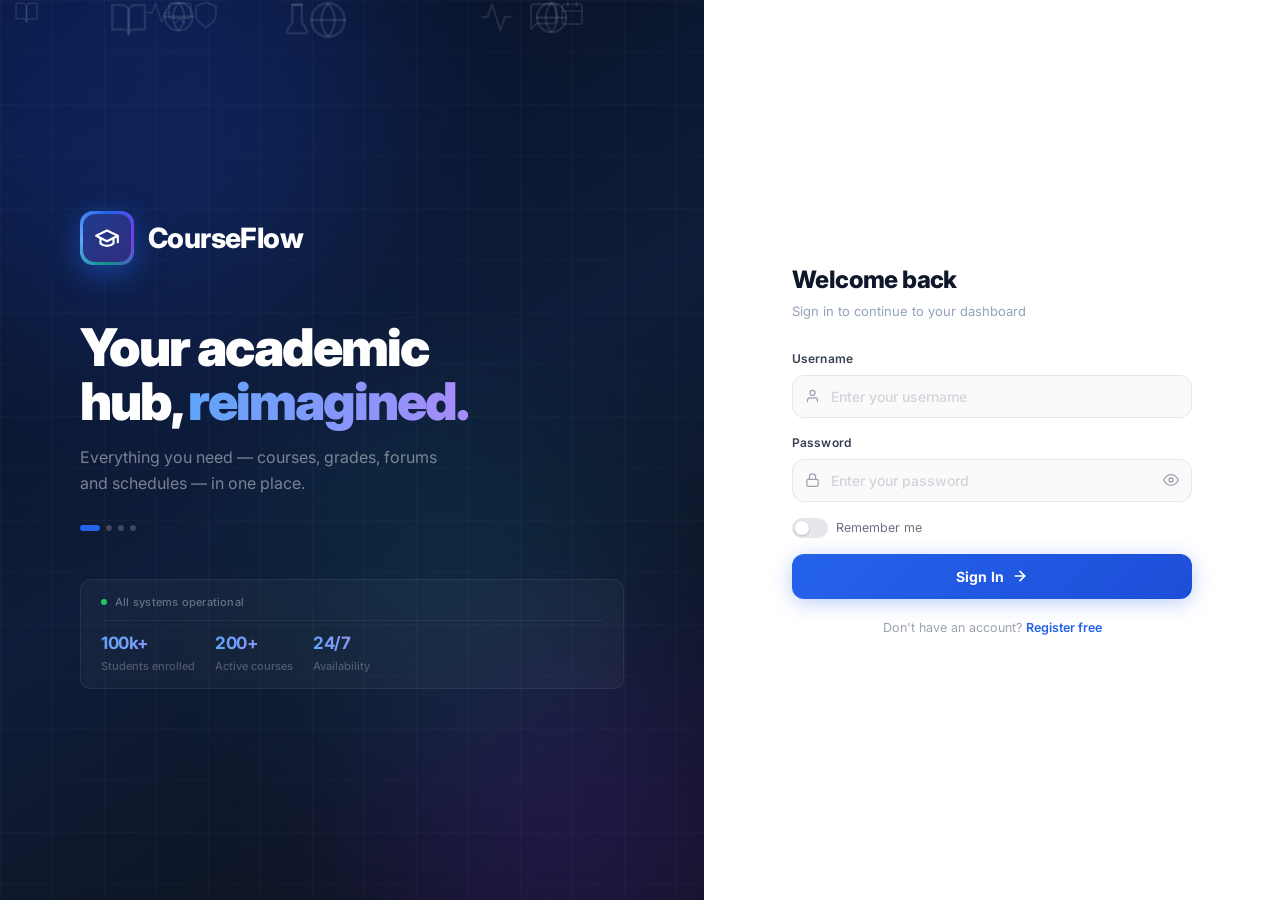
<file: enrolments.html>
<!DOCTYPE html>
<html lang="en">
<head>
<meta charset="UTF-8" />
<meta name="viewport" content="width=device-width, initial-scale=1.0" />
<title>CourseFlow — My Enrolments</title>
<link rel="stylesheet" href="/styles.css" />
<style>
  .catalog-hero {
    background: linear-gradient(135deg, #0d1424 0%, #1a2e4a 55%, #1e3a5f 100%);
    border-radius: var(--radius-lg);
    padding: 28px 32px;
    margin-bottom: 24px;
    display: flex; align-items: center; justify-content: space-between; gap: 20px;
    position: relative; overflow: hidden;
  }
  .catalog-hero::before {
    content: ''; position: absolute; top: -50px; right: -50px;
    width: 240px; height: 240px; border-radius: 50%;
    background: rgba(99,102,241,0.15); pointer-events: none;
  }
  .catalog-hero::after {
    content: ''; position: absolute; bottom: -60px; right: 160px;
    width: 180px; height: 180px; border-radius: 50%;
    background: rgba(255,255,255,0.04); pointer-events: none;
  }
  .catalog-hero-text { position: relative; z-index: 1; }
  .catalog-hero-eyebrow { font-size: 11px; font-weight: 600; letter-spacing: 1.2px; text-transform: uppercase; color: rgba(255,255,255,0.45); margin-bottom: 6px; }
  .catalog-hero-title { font-size: 24px; font-weight: 800; color: #fff; letter-spacing: -0.5px; margin-bottom: 6px; }
  .catalog-hero-sub   { font-size: 13px; color: rgba(255,255,255,0.55); }
  .catalog-hero-stats { display: flex; gap: 28px; position: relative; z-index: 1; flex-shrink: 0; }
  .catalog-hero-stat  { text-align: center; }
  .catalog-hero-stat-val { font-size: 26px; font-weight: 800; color: #fff; letter-spacing: -1px; line-height: 1; }
  .catalog-hero-stat-lbl { font-size: 11px; color: rgba(255,255,255,0.45); margin-top: 3px; text-transform: uppercase; letter-spacing: 0.5px; }

  .catalog-toolbar { display: flex; align-items: center; gap: 12px; margin-bottom: 18px; flex-wrap: wrap; }
  .catalog-search-wrap { position: relative; flex: 1; min-width: 220px; }
  .catalog-search-icon { position: absolute; left: 13px; top: 50%; transform: translateY(-50%); color: var(--text-muted); pointer-events: none; display: flex; align-items: center; }
  .catalog-search-icon svg { width:15px;height:15px;stroke:currentColor;fill:none;stroke-width:2;stroke-linecap:round;stroke-linejoin:round; }
  .catalog-search { width: 100%; padding: 10px 14px 10px 40px; background: var(--surface); border: 1.5px solid var(--border); border-radius: 10px; font-size: 13px; font-family: inherit; color: var(--text); outline: none; transition: border-color 0.15s, box-shadow 0.15s; }
  .catalog-search:focus { border-color: var(--blue); box-shadow: 0 0 0 3px rgba(37,99,235,0.08); }
  .catalog-search::placeholder { color: var(--text-light); }

  .view-toggle { display: flex; gap: 2px; background: var(--border-light); border-radius: 8px; padding: 3px; }
  .view-btn { width: 32px; height: 32px; border-radius: 6px; border: none; cursor: pointer; display: flex; align-items: center; justify-content: center; background: transparent; color: var(--text-muted); transition: all 0.15s; }
  .view-btn.active { background: var(--surface); color: var(--blue); box-shadow: var(--shadow-sm); }
  .view-btn svg { width:15px;height:15px;stroke:currentColor;fill:none;stroke-width:2;stroke-linecap:round;stroke-linejoin:round; }

  .catalog-sort { padding: 9px 32px 9px 12px; border: 1.5px solid var(--border); border-radius: 10px; background: var(--surface); color: var(--text); font-size: 13px; font-family: inherit; outline: none; cursor: pointer; appearance: none; background-image: url("data:image/svg+xml,%3Csvg xmlns='http://www.w3.org/2000/svg' width='12' height='12' viewBox='0 0 24 24' fill='none' stroke='%2364748b' stroke-width='2' stroke-linecap='round' stroke-linejoin='round'%3E%3Cpolyline points='6 9 12 15 18 9'/%3E%3C/svg%3E"); background-repeat: no-repeat; background-position: right 10px center; }

  .filter-pills { display: flex; gap: 8px; flex-wrap: wrap; margin-bottom: 20px; align-items: center; }
  .filter-label { font-size: 12px; font-weight: 600; color: var(--text-muted); margin-right: 2px; }
  .filter-pill { display: flex; align-items: center; gap: 5px; padding: 5px 12px; border-radius: 20px; font-size: 12px; font-weight: 600; border: 1.5px solid var(--border); background: var(--surface); color: var(--text-muted); cursor: pointer; transition: all 0.15s; white-space: nowrap; user-select: none; }
  .filter-pill:hover { border-color: var(--blue); color: var(--blue); background: var(--blue-light); }
  .filter-pill.active { background: var(--blue); color: #fff; border-color: var(--blue); }

  .results-bar { display: flex; align-items: center; justify-content: space-between; margin-bottom: 16px; }
  .results-count { font-size: 13px; color: var(--text-muted); }
  .results-count strong { color: var(--text); font-weight: 700; }

  .course-card { background: var(--surface); border: 1px solid var(--border); border-radius: var(--radius); overflow: hidden; box-shadow: var(--shadow-sm); cursor: pointer; transition: box-shadow 0.2s, transform 0.18s; display: flex; flex-direction: column; }
  .course-card:hover { box-shadow: 0 8px 24px rgba(0,0,0,0.13); transform: translateY(-3px); }
  .course-header { height: 92px; display: flex; align-items: flex-end; padding: 12px 14px; position: relative; overflow: hidden; }
  .course-header-icon { position: absolute; right: -8px; top: 50%; transform: translateY(-50%); opacity: 0.13; width: 76px; height: 76px; display: flex; align-items: center; justify-content: center; color: #fff; }
  .course-header-icon svg { width:100%;height:100%;stroke:currentColor; }
  .course-header-badge { display: inline-flex; align-items: center; background: rgba(0,0,0,0.22); border: 1px solid rgba(255,255,255,0.2); border-radius: 20px; padding: 4px 11px; font-size: 11px; font-weight: 700; color: #fff; letter-spacing: 0.03em; position: relative; z-index: 1; }
  .course-body { padding: 13px 14px 14px; flex: 1; display: flex; flex-direction: column; gap: 4px; }
  .course-code { font-size: 11px; font-weight: 700; letter-spacing: 0.07em; text-transform: uppercase; color: var(--text-muted); }
  .course-name { font-size: 14px; font-weight: 700; line-height: 1.45; color: var(--text); flex: 1; display: -webkit-box; -webkit-line-clamp: 2; -webkit-box-orient: vertical; overflow: hidden; }
  .course-lecturer { display: flex; align-items: center; gap: 6px; font-size: 12px; color: var(--text-muted); margin-top: 8px; padding-top: 8px; border-top: 1px solid var(--border); }
  .course-lecturer svg { width: 13px; height: 13px; stroke: currentColor; fill: none; stroke-width: 2; stroke-linecap: round; flex-shrink: 0; }

  .courses-list { display: flex; flex-direction: column; gap: 8px; }
  .course-list-item { background: var(--surface); border: 1px solid var(--border); border-radius: var(--radius); padding: 14px 18px; display: flex; align-items: center; gap: 16px; cursor: pointer; box-shadow: var(--shadow-sm); transition: box-shadow 0.15s, transform 0.15s, border-color 0.15s; }
  .course-list-item:hover { box-shadow: var(--shadow); transform: translateX(2px); border-color: var(--blue); }
  .course-list-dot { width: 44px; height: 44px; border-radius: 10px; flex-shrink: 0; display: flex; align-items: center; justify-content: center; }
  .course-list-dot svg { width:20px;height:20px;stroke:#fff;fill:none;stroke-width:2;stroke-linecap:round;stroke-linejoin:round;opacity:0.85; }
  .course-list-main { flex: 1; min-width: 0; }
  .course-list-name { font-size: 14px; font-weight: 700; color: var(--text); white-space: nowrap; overflow: hidden; text-overflow: ellipsis; }
  .course-list-meta { font-size: 12px; color: var(--text-muted); margin-top: 2px; }
  .course-list-badge { flex-shrink: 0; }

  @media (max-width: 700px) {
    .catalog-hero { flex-direction: column; align-items: flex-start; }
    .catalog-hero-stats { gap: 16px; }
    .catalog-sort { display: none; }
  }
</style>
</head>
<body>

<div class="layout">
  <aside class="sidebar" id="sidebar"></aside>
  <div class="main">
    <header class="topbar">
      <div class="topbar-left">
        <div class="topbar-title">My Enrolments</div>
        <div class="topbar-sub" id="page-sub">Your enrolled courses</div>
      </div>
      <div class="topbar-right">
        <span class="role-chip" id="tb-role-chip"></span>
        <a class="topbar-avatar-btn" href="/profile.html">
          <div class="user-avatar" id="tb-avatar">?</div>
          <span id="tb-username"></span>
        </a>
      </div>
    </header>

    <div class="page-content">

      <div class="catalog-hero">
        <div class="catalog-hero-text">
          <div class="catalog-hero-eyebrow">CourseFlow</div>
          <div class="catalog-hero-title" id="hero-title">My Enrolments</div>
          <div class="catalog-hero-sub" id="hero-sub">All courses you are currently enrolled in</div>
        </div>
        <div class="catalog-hero-stats">
          <div class="catalog-hero-stat">
            <div class="catalog-hero-stat-val" id="hero-stat-count">—</div>
            <div class="catalog-hero-stat-lbl" id="hero-stat-lbl">Enrolled</div>
          </div>
          <div class="catalog-hero-stat">
            <div class="catalog-hero-stat-val" id="hero-stat-subjects">—</div>
            <div class="catalog-hero-stat-lbl">Subjects</div>
          </div>
        </div>
      </div>

      <div class="catalog-toolbar">
        <div class="catalog-search-wrap">
          <span class="catalog-search-icon">
            <svg viewBox="0 0 24 24"><circle cx="11" cy="11" r="8"/><line x1="21" y1="21" x2="16.65" y2="16.65"/></svg>
          </span>
          <input class="catalog-search" id="course-search" type="text" placeholder="Search by name or code…" oninput="renderGrid()" />
        </div>
        <select class="catalog-sort" id="course-sort" onchange="renderGrid()">
          <option value="code">Sort: Code A–Z</option>
          <option value="name">Sort: Name A–Z</option>
          <option value="subject">Sort: Subject</option>
        </select>
        <div class="view-toggle">
          <button class="view-btn active" id="view-grid-btn" onclick="setView('grid')" title="Grid view">
            <svg viewBox="0 0 24 24"><rect x="3" y="3" width="7" height="7" rx="1"/><rect x="14" y="3" width="7" height="7" rx="1"/><rect x="3" y="14" width="7" height="7" rx="1"/><rect x="14" y="14" width="7" height="7" rx="1"/></svg>
          </button>
          <button class="view-btn" id="view-list-btn" onclick="setView('list')" title="List view">
            <svg viewBox="0 0 24 24"><line x1="8" y1="6" x2="21" y2="6"/><line x1="8" y1="12" x2="21" y2="12"/><line x1="8" y1="18" x2="21" y2="18"/><line x1="3" y1="6" x2="3.01" y2="6"/><line x1="3" y1="12" x2="3.01" y2="12"/><line x1="3" y1="18" x2="3.01" y2="18"/></svg>
          </button>
        </div>
      </div>

      <div class="filter-pills" id="filter-pills">
        <span class="filter-label">Filter:</span>
        <button class="filter-pill active" data-subject="all" onclick="setSubjectFilter('all', this)">All</button>
      </div>

      <div class="results-bar">
        <span class="results-count" id="results-count"></span>
      </div>

      <div id="courses-container">
        <div class="loading"><div class="spinner"></div> Loading…</div>
      </div>

    </div>
  </div>
</div>

<div id="toast"></div>
<script src="/app.js"></script>
<script>
  if (!requireAuth()) {}
  renderSidebar('enrolments');

  const role = CF.user?.role;
  let myCourses = [], activeSubject = 'all', currentView = 'grid';

  // Adjust labels for lecturer
  if (role === 'lecturer') {
    document.querySelector('.topbar-title').textContent = 'My Courses';
    document.getElementById('page-sub').textContent = 'Courses you are teaching';
    document.getElementById('hero-title').textContent = 'My Courses';
    document.getElementById('hero-sub').textContent = 'All courses you are currently teaching';
    document.getElementById('hero-stat-lbl').textContent = 'Teaching';
  }

  async function init() {
    const rc = await api('/courses');
    CF.courses = rc.ok ? rc.data : [];

    let raw = [];
    if (role === 'student') {
      const rm = await api(`/courses/student/${CF.user.userID}`);
      raw = rm.ok ? rm.data : [];
    } else if (role === 'lecturer') {
      const rm = await api(`/courses/lecturer/${CF.user.userID}`);
      raw = rm.ok ? rm.data : [];
    }
    // Enrich with full course data (courseID, fname, lname etc)
    myCourses = raw.map(c => ({ ...c, ...(CF.courses.find(fc => fc.ccode === c.ccode) || {}) }));

    const subjectSet = new Set(myCourses.map(c => classifyCourse(c.cname, c.ccode).label));
    document.getElementById('hero-stat-count').textContent    = myCourses.length;
    document.getElementById('hero-stat-subjects').textContent = subjectSet.size;

    buildFilterPills();
    renderGrid();
  }

  function buildFilterPills() {
    const subjects = {};
    myCourses.forEach(c => {
      const s = classifyCourse(c.cname, c.ccode);
      subjects[s.label] = (subjects[s.label] || 0) + 1;
    });
    const wrap = document.getElementById('filter-pills');
    wrap.querySelectorAll('.filter-pill:not([data-subject="all"])').forEach(p => p.remove());
    Object.entries(subjects).sort((a,b) => b[1]-a[1]).forEach(([label, count]) => {
      const btn = document.createElement('button');
      btn.className = 'filter-pill';
      btn.dataset.subject = label;
      btn.innerHTML = `${label} <span style="opacity:0.6;font-weight:500">${count}</span>`;
      btn.onclick = () => setSubjectFilter(label, btn);
      wrap.appendChild(btn);
    });
  }

  function setSubjectFilter(subject, btn) {
    activeSubject = subject;
    document.querySelectorAll('.filter-pill').forEach(p => p.classList.remove('active'));
    btn.classList.add('active');
    renderGrid();
  }

  function setView(v) {
    currentView = v;
    document.getElementById('view-grid-btn').classList.toggle('active', v === 'grid');
    document.getElementById('view-list-btn').classList.toggle('active', v === 'list');
    renderGrid();
  }

  function renderGrid() {
    const q = (document.getElementById('course-search').value || '').toLowerCase();
    const sortBy = document.getElementById('course-sort').value;
    let source = myCourses.slice();

    if (q) source = source.filter(c =>
      (c.ccode||'').toLowerCase().includes(q) || (c.cname||'').toLowerCase().includes(q));
    if (activeSubject !== 'all') source = source.filter(c =>
      classifyCourse(c.cname, c.ccode).label === activeSubject);

    if (sortBy === 'name') source.sort((a,b) => (a.cname||'').localeCompare(b.cname||''));
    else if (sortBy === 'subject') source.sort((a,b) => classifyCourse(a.cname,a.ccode).label.localeCompare(classifyCourse(b.cname,b.ccode).label));
    else source.sort((a,b) => (a.ccode||'').localeCompare(b.ccode||''));

    document.getElementById('results-count').innerHTML =
      `Showing <strong>${source.length}</strong> of <strong>${myCourses.length}</strong> courses`;

    const el = document.getElementById('courses-container');
    if (!source.length) {
      el.innerHTML = `<div class="empty-state">
        <p>${myCourses.length === 0 ? "You're not enrolled in any courses yet." : "No courses match your search."}</p>
        ${myCourses.length === 0 ? '<a href="/courses.html" class="btn btn-primary btn-sm" style="margin-top:12px">Browse Course Catalog</a>' : ''}
      </div>`;
      return;
    }

    if (currentView === 'list') {
      el.innerHTML = `<div class="courses-list">${source.map(listItemHTML).join('')}</div>`;
    } else {
      el.innerHTML = `<div class="courses-grid">${source.map(cardHTML).join('')}</div>`;
    }
  }

  function cardHTML(c) {
    const sub = classifyCourse(c.cname, c.ccode);
    const lecturer = c.fname ? `${c.fname} ${c.lname || ''}`.trim() : 'Unassigned';
    return `
    <div class="course-card" onclick="viewCourse(${c.courseID}, 'enrolments')">
      <div class="course-header ${sub.cls}">
        <span class="course-header-badge">${sub.label}</span>
        <div class="course-header-icon">${sub.icon}</div>
      </div>
      <div class="course-body">
        <div class="course-code">${c.ccode || ''}</div>
        <div class="course-name">${c.cname || ''}</div>
        <div class="course-lecturer">
          <svg viewBox="0 0 24 24"><path d="M20 21v-2a4 4 0 0 0-4-4H8a4 4 0 0 0-4 4v2"/><circle cx="12" cy="7" r="4"/></svg>
          ${lecturer}
        </div>
      </div>
    </div>`;
  }

  function listItemHTML(c) {
    const sub = classifyCourse(c.cname, c.ccode);
    const lecturer = c.fname ? `${c.fname} ${c.lname || ''}`.trim() : 'Unassigned';
    return `
    <div class="course-list-item" onclick="viewCourse(${c.courseID}, 'enrolments')">
      <div class="course-list-dot ${sub.cls}">${sub.icon}</div>
      <div class="course-list-main">
        <div class="course-list-name">${c.cname || ''}</div>
        <div class="course-list-meta">${c.ccode || ''} · ${lecturer}</div>
      </div>
      <div class="course-list-badge"><span class="badge" style="background:var(--border-light);color:var(--text-muted);font-size:11px">${sub.label}</span></div>
    </div>`;
  }

  init();
</script>
</body>
</html>
</file>
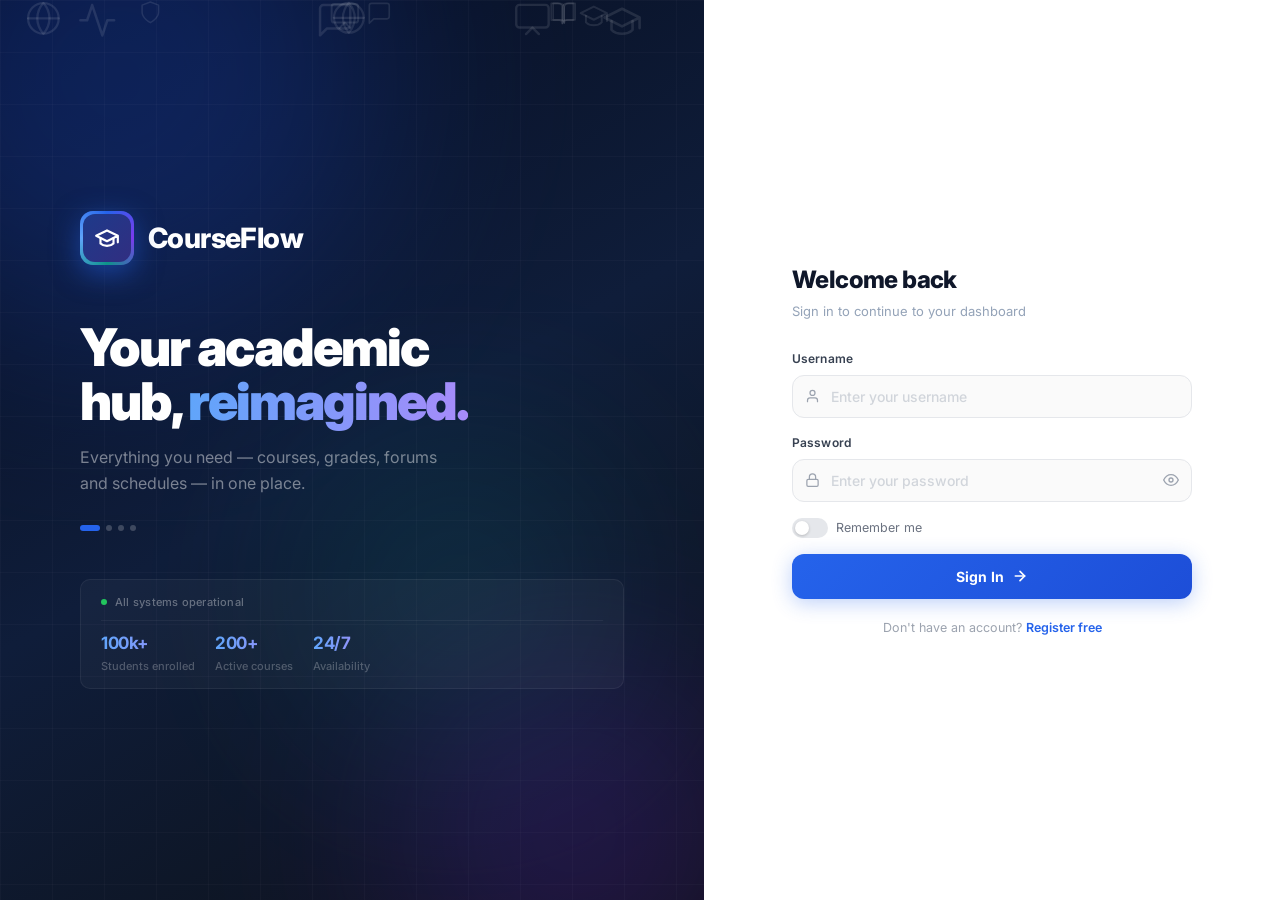
<file: events.html>
<!DOCTYPE html>
<html lang="en">
<head>
<meta charset="UTF-8" />
<meta name="viewport" content="width=device-width, initial-scale=1.0" />
<title>CourseFlow — Schedule</title>
<link rel="stylesheet" href="/styles.css" />
<style>
  .event-card { transition: box-shadow 0.15s, transform 0.15s; }
  .event-card:hover { box-shadow: var(--shadow); transform: translateY(-1px); }

  /* ── COURSE PICKER EMPTY STATE ── */
  .picker-hero {
    background: var(--surface);
    border: 1px solid var(--border);
    border-radius: var(--radius-lg);
    padding: 56px 32px;
    display: flex; flex-direction: column; align-items: center; justify-content: center;
    text-align: center; gap: 20px;
    box-shadow: var(--shadow-sm);
  }
  .picker-hero-icon {
    width: 64px; height: 64px; border-radius: 18px;
    background: var(--blue-light);
    display: flex; align-items: center; justify-content: center;
  }
  .picker-hero-icon svg { width: 30px; height: 30px; stroke: var(--blue); fill: none; stroke-width: 1.8; stroke-linecap: round; stroke-linejoin: round; }
  .picker-hero-title { font-size: 18px; font-weight: 800; color: var(--text); }
  .picker-hero-sub { font-size: 13px; color: var(--text-muted); max-width: 320px; line-height: 1.6; }
  .picker-hero-select {
    width: 100%; max-width: 380px;
    padding: 12px 16px; font-size: 14px; font-weight: 500;
    border: 1.5px solid var(--border); border-radius: var(--radius);
    background: var(--bg); color: var(--text);
    outline: none; cursor: pointer;
    transition: border-color 0.15s, box-shadow 0.15s;
  }
  .picker-hero-select:focus { border-color: var(--blue); box-shadow: 0 0 0 3px rgba(37,99,235,0.08); }

  /* ── ACTIVE HEADER BAR ── */
  .active-bar {
    display: flex; align-items: center; gap: 12px;
    margin-bottom: 20px;
  }
  .active-bar-back {
    display: inline-flex; align-items: center; gap: 6px;
    padding: 8px 14px; border-radius: var(--radius-sm);
    border: 1.5px solid var(--border); background: var(--surface);
    font-size: 13px; font-weight: 600; color: var(--text-muted);
    cursor: pointer; text-decoration: none; transition: all 0.13s;
  }
  .active-bar-back:hover { border-color: var(--blue); color: var(--blue); background: var(--blue-light); }
  .active-bar-back svg { width: 14px; height: 14px; stroke: currentColor; fill: none; stroke-width: 2.5; stroke-linecap: round; }
  .active-bar-title { font-size: 15px; font-weight: 700; color: var(--text); }
  .active-bar-sub { font-size: 12px; color: var(--text-muted); margin-top: 1px; }
  .active-bar-filters { display: flex; gap: 8px; align-items: center; margin-left: auto; }
</style>
</head>
<body>

<div class="layout">
  <aside class="sidebar" id="sidebar"></aside>

  <div class="main">
    <header class="topbar">
      <div class="topbar-left">
        <div class="topbar-title">Schedule</div>
        <div class="topbar-sub">View and manage calendar events</div>
      </div>
      <div class="topbar-right">
        <span class="role-chip" id="tb-role-chip"></span>
        <a class="topbar-avatar-btn" href="/profile.html">
          <div class="user-avatar" id="tb-avatar">?</div>
          <span id="tb-username"></span>
        </a>
      </div>
    </header>

    <div class="page-content">

      <!-- Empty state: pick a course -->
      <div id="picker-state">
        <div class="picker-hero">
          <div class="picker-hero-icon">
            <svg viewBox="0 0 24 24"><rect x="3" y="4" width="18" height="18" rx="2"/><line x1="16" y1="2" x2="16" y2="6"/><line x1="8" y1="2" x2="8" y2="6"/><line x1="3" y1="10" x2="21" y2="10"/></svg>
          </div>
          <div>
            <div class="picker-hero-title">View your Schedule</div>
            <div class="picker-hero-sub">Pick a course below to see its calendar events, or browse all your events by date.</div>
          </div>
          <select class="picker-hero-select" id="event-course-select" onchange="onCourseSelect()">
            <option value="">— Select a course —</option>
          </select>
          <div style="display:flex;gap:10px;align-items:center;flex-wrap:wrap;justify-content:center">
            <input type="date" class="picker-hero-select" id="event-date-filter" style="max-width:200px" />
            <button class="btn btn-primary" onclick="onCourseSelect()">Load Events</button>
          </div>
        </div>
      </div>

      <!-- Active state: showing events -->
      <div id="active-state" style="display:none">
        <div class="active-bar">
          <button class="active-bar-back" onclick="resetToPickerState()">
            <svg viewBox="0 0 24 24"><polyline points="15 18 9 12 15 6"/></svg>
            Back
          </button>
          <div>
            <div class="active-bar-title" id="active-bar-title">Events</div>
            <div class="active-bar-sub" id="active-bar-sub"></div>
          </div>
          <div class="active-bar-filters">
            <input type="date" class="form-input" id="active-date-filter" style="width:auto;font-size:13px" onchange="applyDateFilter()" />
            <button class="btn btn-outline btn-sm lecturer-only" style="display:none" onclick="showCreateEventModal()">
              <svg width="13" height="13" viewBox="0 0 24 24" fill="none" stroke="currentColor" stroke-width="2.5" stroke-linecap="round" stroke-linejoin="round"><line x1="12" y1="5" x2="12" y2="19"/><line x1="5" y1="12" x2="19" y2="12"/></svg>
              Add Event
            </button>
          </div>
        </div>
        <div id="events-list"></div>
      </div>

    </div>
  </div>
</div>

<div class="modal-overlay" id="create-event-modal">
  <div class="modal" style="width:480px">
    <div class="modal-header">
      <div class="modal-title">Create Calendar Event</div>
      <button class="modal-close" onclick="closeModal('create-event-modal')">✕</button>
    </div>
    <div class="form-group">
      <label class="form-label">Title</label>
      <input class="form-input" id="ev-title" type="text" placeholder="Event title" />
    </div>
    <div class="form-group">
      <label class="form-label">Description</label>
      <textarea class="form-textarea" id="ev-desc" placeholder="Optional description…" style="min-height:70px"></textarea>
    </div>
    <div class="form-row">
      <div class="form-group">
        <label class="form-label">Date</label>
        <input class="form-input" id="ev-date" type="date" />
      </div>
      <div class="form-group">
        <label class="form-label">Start Time</label>
        <input class="form-input" id="ev-start" type="time" />
      </div>
    </div>
    <div class="form-group">
      <label class="form-label">End Time</label>
      <input class="form-input" id="ev-end" type="time" />
    </div>
    <button class="btn btn-primary w-full mt-8" style="justify-content:center" onclick="createEvent()">Create Event</button>
  </div>
</div>

<div id="toast"></div>
<script src="/app.js"></script>
<script>
  if (!requireAuth()) {}
  renderSidebar('events');
  if (CF.user?.role === 'lecturer' || CF.user?.role === 'admin') {
    document.querySelectorAll('.lecturer-only').forEach(el => el.style.display = '');
  }

  let allEvents = [], activeCourseID = null;

  async function init() {
    let courses = [];
    if (CF.user?.role === 'student') {
      const rm = await api(`/courses/student/${CF.user.userID}`);
      courses = rm.ok ? rm.data : [];
    } else {
      const rc = await api('/courses');
      courses = rc.ok ? rc.data : [];
    }
    CF.courses = courses;

    const today = new Date().toISOString().split('T')[0];
    document.getElementById('event-date-filter').value = today;
    document.getElementById('active-date-filter').value = today;

    const sel = document.getElementById('event-course-select');
    sel.innerHTML = '<option value="">— Select a course —</option>' +
      courses.map(c => `<option value="${c.courseID}">${c.ccode} — ${c.cname}</option>`).join('');
  }

  async function onCourseSelect() {
    const courseID = document.getElementById('event-course-select').value;
    const date     = document.getElementById('event-date-filter').value;
    activeCourseID = courseID || null;

    document.getElementById('picker-state').style.display = 'none';
    document.getElementById('active-state').style.display = '';
    document.getElementById('active-date-filter').value = date;

    const course = CF.courses.find(c => String(c.courseID) === String(courseID));
    document.getElementById('active-bar-title').textContent = course ? `${course.ccode} — ${course.cname}` : 'All Enrolled Courses';
    document.getElementById('active-bar-sub').textContent = date ? `Filtered to ${new Date(date + 'T00:00:00').toLocaleDateString('en-US', {month:'long',day:'numeric',year:'numeric'})}` : 'All upcoming events';

    await loadEvents(courseID, date);
  }

  function resetToPickerState() {
    document.getElementById('active-state').style.display = 'none';
    document.getElementById('picker-state').style.display = '';
    document.getElementById('event-course-select').value = '';
    activeCourseID = null;
  }

  function applyDateFilter() {
    const date = document.getElementById('active-date-filter').value;
    const sub  = date ? `Filtered to ${new Date(date + 'T00:00:00').toLocaleDateString('en-US', {month:'long',day:'numeric',year:'numeric'})}` : 'All upcoming events';
    document.getElementById('active-bar-sub').textContent = sub;
    renderEvents(date ? allEvents.filter(e => e.event_date === date) : allEvents);
  }

  async function loadEvents(courseID, date) {
    const el = document.getElementById('events-list');
    el.innerHTML = '<div class="loading"><div class="spinner"></div> Loading…</div>';

    allEvents = [];
    if (courseID) {
      const r = await api(`/courses/${courseID}/events`);
      allEvents = r.ok ? r.data : [];
    } else if (date && CF.user?.role === 'student') {
      const r = await api(`/students/${CF.user.userID}/events?date=${date}`);
      allEvents = r.ok ? r.data : [];
    } else {
      for (const c of CF.courses.slice(0, 5)) {
        const r = await api(`/courses/${c.courseID}/events`);
        if (r.ok) allEvents.push(...r.data.map(e => ({...e, _cname: c.cname, _ccode: c.ccode})));
      }
    }

    allEvents.sort((a, b) => new Date(a.event_date) - new Date(b.event_date));
    renderEvents(date ? allEvents.filter(e => e.event_date === date) : allEvents);
  }

  function renderEvents(events) {
    const el = document.getElementById('events-list');
    if (!events.length) { el.innerHTML = '<div class="empty-state"><p>No events found</p></div>'; return; }
    el.innerHTML = events.map(e => {
      const d       = new Date(e.event_date + 'T00:00:00');
      const month   = d.toLocaleString('default', { month: 'short' }).toUpperCase();
      const day     = d.getDate();
      const course  = e._cname ? `${e._ccode} — ${e._cname}` : '';
      const timeStr = e.start_time ? `${e.start_time}${e.end_time ? ' – ' + e.end_time : ''}` : '';
      return `
      <div class="event-card">
        <div class="event-date-block">
          <div class="event-month">${month}</div>
          <div class="event-day">${day}</div>
        </div>
        <div class="event-info">
          <div class="event-title">${e.title}</div>
          ${course   ? `<div class="event-course">${course}</div>` : ''}
          ${timeStr  ? `<div class="event-time">${timeStr}</div>` : ''}
          ${e.description ? `<div style="font-size:12px;color:var(--text-muted);margin-top:3px">${e.description}</div>` : ''}
        </div>
      </div>`;
    }).join('');
  }

  function showCreateEventModal() {
    if (!activeCourseID) return toast('Please select a course first', 'error');
    openModal('create-event-modal');
  }

  async function createEvent() {
    if (!activeCourseID) return;
    const body = {
      title:       document.getElementById('ev-title').value.trim(),
      description: document.getElementById('ev-desc').value.trim(),
      event_date:  document.getElementById('ev-date').value,
      start_time:  document.getElementById('ev-start').value || null,
      end_time:    document.getElementById('ev-end').value   || null,
    };
    if (!body.title || !body.event_date) return toast('Title and date are required', 'error');
    const r = await api(`/courses/${activeCourseID}/events`, { method: 'POST', body: JSON.stringify(body) });
    toast(r.data.message || (r.ok ? 'Event created!' : 'Failed'), r.ok ? 'success' : 'error');
    if (r.ok) { closeModal('create-event-modal'); loadEvents(activeCourseID, document.getElementById('active-date-filter').value); }
  }

  init();
</script>
</body>
</html>
</file>
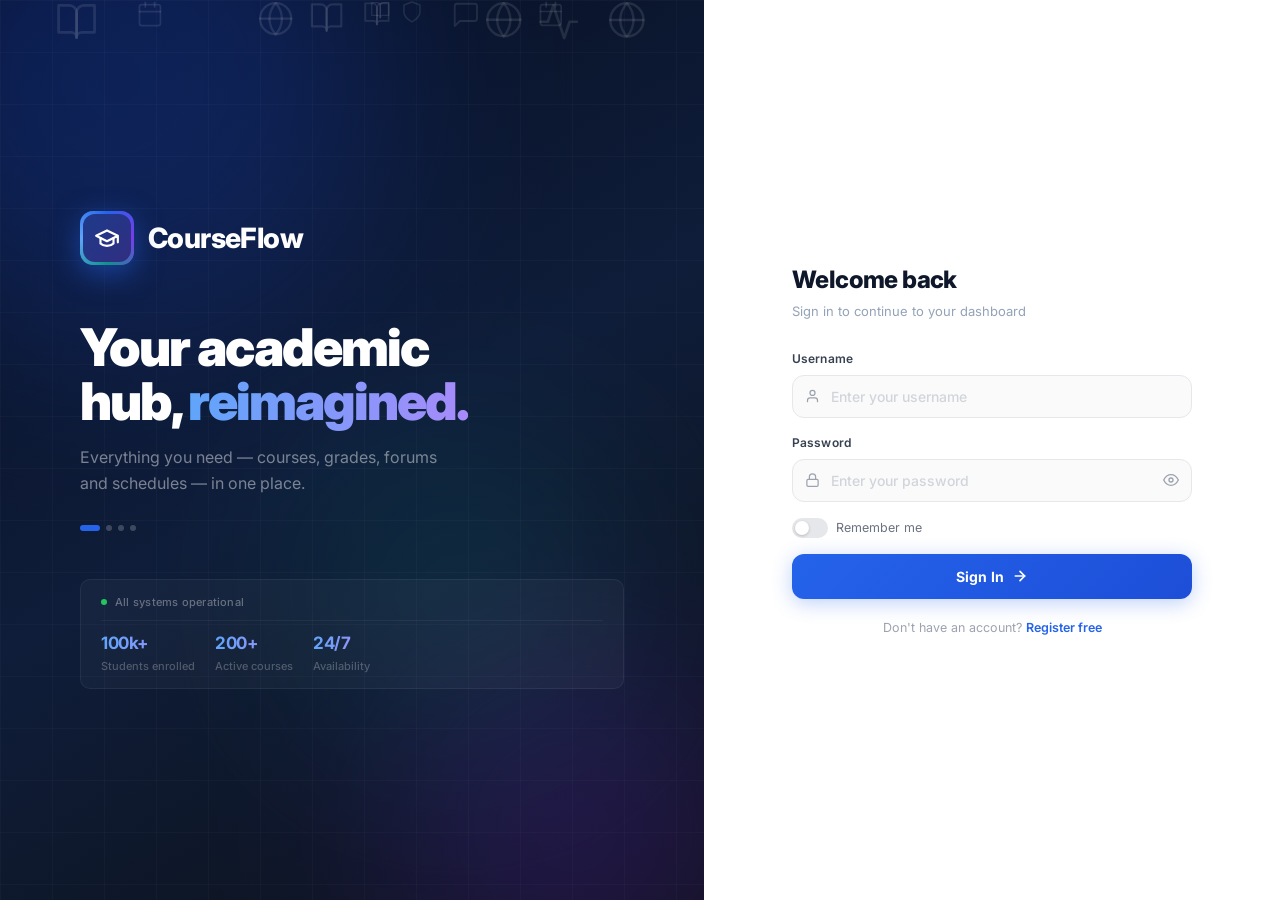
<file: forums.html>
<!DOCTYPE html>
<html lang="en">
<head>
<meta charset="UTF-8" />
<meta name="viewport" content="width=device-width, initial-scale=1.0" />
<title>CourseFlow — Forums</title>
<link rel="stylesheet" href="/styles.css" />
<style>
  .forum-hero {
    border-radius: var(--radius-lg);
    overflow: hidden;
    margin-bottom: 24px;
    position: relative;
    min-height: 150px;
    display: flex; flex-direction: column; justify-content: flex-end;
    padding: 28px 32px 0;
  }
  .forum-hero::before {
    content: ''; position: absolute; inset: 0;
    background: linear-gradient(160deg, rgba(0,0,0,0) 0%, rgba(0,0,0,0.55) 100%);
    pointer-events: none; z-index: 0;
  }
  .forum-hero-watermark {
    position: absolute; right: -8px; top: 50%; transform: translateY(-50%);
    opacity: 0.07; width: 160px; height: 160px; color: #fff; z-index: 0;
  }
  .forum-hero-watermark svg { width: 100%; height: 100%; stroke: currentColor; }
  .forum-hero-badge {
    display: inline-flex; align-items: center;
    background: rgba(255,255,255,0.15); border: 1px solid rgba(255,255,255,0.25);
    backdrop-filter: blur(8px);
    border-radius: 20px; padding: 3px 12px;
    font-size: 11px; font-weight: 700; color: #fff; letter-spacing: 0.05em; text-transform: uppercase;
    margin-bottom: 10px; position: relative; z-index: 1; width: fit-content;
  }
  .forum-hero-title {
    font-size: 24px; font-weight: 800; color: #fff; line-height: 1.2;
    position: relative; z-index: 1; text-shadow: 0 2px 12px rgba(0,0,0,0.2);
  }
  .forum-hero-strip {
    display: flex; align-items: stretch;
    margin: 18px -32px 0;
    border-top: 1px solid rgba(255,255,255,0.12);
    background: rgba(0,0,0,0.2); backdrop-filter: blur(6px);
    position: relative; z-index: 1;
  }
  .forum-hero-stat {
    flex: 1; display: flex; flex-direction: column; align-items: center;
    padding: 12px 16px;
    border-right: 1px solid rgba(255,255,255,0.1);
  }
  .forum-hero-stat:last-child { border-right: none; }
  .forum-hero-stat-val { font-size: 18px; font-weight: 800; color: #fff; line-height: 1; }
  .forum-hero-stat-lbl { font-size: 10px; color: rgba(255,255,255,0.55); margin-top: 3px; font-weight: 600; letter-spacing: 0.05em; text-transform: uppercase; }
  #forums-area.three-col {
    display: grid !important;
    grid-template-columns: 200px 1fr 260px;
    gap: 20px;
    align-items: start;
  }
  .forum-left-nav {
    background: var(--surface);
    border: 1px solid var(--border);
    border-radius: var(--radius);
    overflow: hidden;
    position: sticky;
    top: 20px;
  }
  .forum-left-nav-header {
    display: flex; align-items: center; justify-content: space-between;
    padding: 12px 14px 10px;
    font-size: 11px; font-weight: 700; letter-spacing: 0.06em;
    text-transform: uppercase; color: var(--text-muted);
    border-bottom: 1px solid var(--border);
  }
  .forum-left-nav-item {
    display: flex; align-items: center; gap: 9px;
    padding: 10px 14px; width: 100%; text-align: left;
    border: none; background: none; cursor: pointer;
    font-size: 13px; font-weight: 500; color: var(--text-muted);
    transition: background 0.13s, color 0.13s;
    border-bottom: 1px solid var(--border);
  }
  .forum-left-nav-item:last-child { border-bottom: none; }
  .forum-left-nav-item:hover { background: var(--surface-hover); color: var(--text); }
  .forum-left-nav-item.active { background: #eff6ff; color: var(--primary); font-weight: 600; }
  .forum-left-nav-item .flnav-dot {
    width: 7px; height: 7px; border-radius: 50%;
    background: currentColor; flex-shrink: 0; opacity: 0.5;
  }
  .forum-left-nav-item.active .flnav-dot { opacity: 1; }
  .forum-left-nav-item .flnav-label {
    flex: 1; overflow: hidden; text-overflow: ellipsis; white-space: nowrap;
  }
  .forum-nav-item {
    display: flex; align-items: center; gap: 10px;
    padding: 9px 12px; border-radius: 8px; cursor: pointer;
    font-size: 13px; font-weight: 500; color: var(--text-muted);
    transition: background 0.13s, color 0.13s;
    border: none; background: none; width: 100%; text-align: left;
  }
  .forum-nav-item:hover { background: var(--surface-hover); color: var(--text); }
  .forum-nav-item.active { background: var(--primary-light, #eff6ff); color: var(--primary); font-weight: 600; }
  .forum-nav-item .fnav-dot {
    width: 8px; height: 8px; border-radius: 50%; background: currentColor; flex-shrink: 0; opacity: 0.5;
  }
  .forum-nav-item.active .fnav-dot { opacity: 1; }
  .forum-nav-item .fnav-label { flex: 1; white-space: nowrap; overflow: hidden; text-overflow: ellipsis; }
  .back-link {
    display: inline-flex; align-items: center; gap: 6px;
    font-size: 13px; font-weight: 600; color: var(--text-muted);
    text-decoration: none; margin-bottom: 16px; transition: color 0.15s;
  }
  .back-link:hover { color: var(--text); }
  .back-link svg { width: 14px; height: 14px; stroke: currentColor; fill: none; stroke-width: 2.5; stroke-linecap: round; }

  /* ── FORUM ROWS (matches course.html style) ── */
  .forum-row {
    display: flex; align-items: center; gap: 14px;
    padding: 14px 22px;
    border-bottom: 1px solid var(--border);
    cursor: pointer; transition: background 0.12s;
    text-decoration: none;
    background: var(--surface);
  }
  .forum-row:first-child { border-radius: var(--radius) var(--radius) 0 0; }
  .forum-row:last-child { border-bottom: none; border-radius: 0 0 var(--radius) var(--radius); }
  .forum-row:only-child { border-radius: var(--radius); }
  .forum-row:hover { background: var(--border-light); }
  .forum-icon {
    width: 38px; height: 38px; border-radius: 10px; flex-shrink: 0;
    background: var(--blue-light);
    display: flex; align-items: center; justify-content: center;
  }
  .forum-icon svg { width: 16px; height: 16px; stroke: var(--blue); fill: none; stroke-width: 2; stroke-linecap: round; stroke-linejoin: round; }
  .forum-info { flex: 1; min-width: 0; }
  .forum-title { font-size: 13px; font-weight: 600; color: var(--text); white-space: nowrap; overflow: hidden; text-overflow: ellipsis; }
  .forum-date { font-size: 12px; color: var(--text-muted); margin-top: 2px; }
  .forum-arrow { color: var(--text-light); }
  .forum-arrow svg { width: 14px; height: 14px; stroke: currentColor; fill: none; stroke-width: 2; stroke-linecap: round; }

  /* ── FORUMS LIST PANEL ── */
  #threads-list .forum-row { border: 1px solid var(--border); border-bottom: none; }
  #threads-list .forum-row:last-child { border-bottom: 1px solid var(--border); }

  /* ── THREAD CARDS (redesigned) ── */
  .thread-card {
    background: var(--surface);
    border: 1px solid var(--border);
    border-radius: var(--radius);
    padding: 18px 20px;
    margin-bottom: 10px;
    transition: box-shadow 0.15s;
  }
  .thread-card:hover { box-shadow: var(--shadow-sm); }
  .thread-meta {
    display: flex; align-items: center; gap: 10px;
    margin-bottom: 10px;
  }
  .thread-avatar {
    width: 32px; height: 32px; border-radius: 50%;
    background: var(--blue-light); color: var(--blue);
    display: flex; align-items: center; justify-content: center;
    font-size: 12px; font-weight: 700; flex-shrink: 0;
  }
  .thread-meta-info { flex: 1; min-width: 0; }
  .thread-author-name { font-size: 13px; font-weight: 700; color: var(--text); }
  .thread-timestamp { font-size: 11px; color: var(--text-muted); margin-top: 1px; }
  .thread-title {
    font-size: 15px; font-weight: 700; color: var(--text);
    margin-bottom: 6px; line-height: 1.3;
  }
  .thread-body {
    font-size: 13px; color: var(--text-muted); line-height: 1.6;
    white-space: pre-wrap; word-break: break-word;
  }
  .thread-actions {
    display: flex; align-items: center; gap: 6px;
    margin-top: 14px; padding-top: 12px;
    border-top: 1px solid var(--border);
  }
  .thread-action-btn {
    display: inline-flex; align-items: center; gap: 5px;
    background: none; border: none; cursor: pointer;
    color: var(--text-muted); font-size: 12px; font-weight: 600;
    padding: 5px 10px; border-radius: 6px;
    transition: background 0.12s, color 0.12s;
  }
  .thread-action-btn:hover { background: var(--border-light); color: var(--text); }
  .thread-action-btn.danger:hover { background: rgba(239,68,68,0.08); color: #ef4444; }
  .thread-action-btn svg { width: 13px; height: 13px; stroke: currentColor; fill: none; stroke-width: 2; stroke-linecap: round; stroke-linejoin: round; }
  .reply-area {
    margin-top: 14px; padding-top: 14px;
    border-top: 1px solid var(--border);
  }
  .reply-bubble {
    display: flex; gap: 10px; align-items: flex-start;
    margin-bottom: 10px;
  }
  .reply-avatar {
    width: 26px; height: 26px; border-radius: 50%;
    background: var(--surface-hover); color: var(--text-muted);
    display: flex; align-items: center; justify-content: center;
    font-size: 10px; font-weight: 700; flex-shrink: 0;
  }
  .reply-content {
    flex: 1; background: var(--border-light);
    border-radius: 10px; padding: 8px 12px;
  }
  .reply-content-header {
    display: flex; align-items: center; gap: 8px; margin-bottom: 3px;
  }
  .reply-author { font-size: 12px; font-weight: 700; color: var(--text); }
  .reply-time { font-size: 11px; color: var(--text-muted); }
  .reply-body-text { font-size: 13px; color: var(--text); line-height: 1.5; }
  .reply-mini-actions {
    display: flex; gap: 4px; margin-top: 5px;
  }
  .reply-mini-btn {
    display: inline-flex; align-items: center; gap: 3px;
    background: none; border: none; cursor: pointer;
    color: var(--text-muted); font-size: 11px; font-weight: 600;
    padding: 3px 6px; border-radius: 5px; transition: background 0.12s, color 0.12s;
  }
  .reply-mini-btn:hover { background: var(--border); color: var(--text); }
  .reply-mini-btn.danger:hover { background: rgba(239,68,68,0.08); color: #ef4444; }
  .reply-mini-btn svg { width: 11px; height: 11px; stroke: currentColor; fill: none; stroke-width: 2.5; stroke-linecap: round; }
  /* Composer inside thread view */
  .thread-composer-inline {
    background: var(--surface); border: 1.5px solid var(--border);
    border-radius: var(--radius); padding: 16px 18px;
    margin-bottom: 16px;
  }
  .thread-composer-inline:focus-within { border-color: var(--blue); }
  .composer-row { display: flex; gap: 10px; align-items: flex-start; }
  .composer-fields { flex: 1; display: flex; flex-direction: column; gap: 8px; }

  /* ── COURSE PICKER EMPTY STATE ── */
  .picker-hero {
    background: var(--surface);
    border: 1px solid var(--border);
    border-radius: var(--radius-lg);
    padding: 56px 32px;
    display: flex; flex-direction: column; align-items: center; justify-content: center;
    text-align: center; gap: 20px;
    box-shadow: var(--shadow-sm);
  }
  .picker-hero-icon {
    width: 64px; height: 64px; border-radius: 18px;
    background: var(--blue-light);
    display: flex; align-items: center; justify-content: center;
  }
  .picker-hero-icon svg { width: 30px; height: 30px; stroke: var(--blue); fill: none; stroke-width: 1.8; stroke-linecap: round; stroke-linejoin: round; }
  .picker-hero-title { font-size: 18px; font-weight: 800; color: var(--text); }
  .picker-hero-sub { font-size: 13px; color: var(--text-muted); max-width: 320px; line-height: 1.6; }
  .picker-hero-select {
    width: 100%; max-width: 380px;
    padding: 12px 16px; font-size: 14px; font-weight: 500;
    border: 1.5px solid var(--border); border-radius: var(--radius);
    background: var(--bg); color: var(--text);
    outline: none; cursor: pointer;
    transition: border-color 0.15s, box-shadow 0.15s;
  }
  .picker-hero-select:focus { border-color: var(--blue); box-shadow: 0 0 0 3px rgba(37,99,235,0.08); }

  /* ── ACTIVE HEADER BAR ── */
  .active-bar {
    display: flex; align-items: center; gap: 12px;
    margin-bottom: 20px;
  }
  .active-bar-back {
    display: inline-flex; align-items: center; gap: 6px;
    padding: 8px 14px; border-radius: var(--radius-sm);
    border: 1.5px solid var(--border); background: var(--surface);
    font-size: 13px; font-weight: 600; color: var(--text-muted);
    cursor: pointer; text-decoration: none; transition: all 0.13s;
  }
  .active-bar-back:hover { border-color: var(--blue); color: var(--blue); background: var(--blue-light); }
  .active-bar-back svg { width: 14px; height: 14px; stroke: currentColor; fill: none; stroke-width: 2.5; stroke-linecap: round; }
  .active-bar-title { font-size: 15px; font-weight: 700; color: var(--text); }
  .active-bar-sub { font-size: 12px; color: var(--text-muted); margin-top: 1px; }
  .active-bar-actions { display: flex; gap: 8px; align-items: center; margin-left: auto; }
</style>
</head>
<body>

<div class="layout">
    <aside class="sidebar" id="sidebar"></aside>

  <div class="main">
    <header class="topbar">
      <div class="topbar-left">
        <div class="topbar-title">Academic Forums</div>
        <div class="topbar-sub">Discuss, ask questions, share insights</div>
      </div>
      <div class="topbar-right">
        <span class="role-chip" id="tb-role-chip"></span>
        <a class="topbar-avatar-btn" href="/profile.html">
          <div class="user-avatar" id="tb-avatar">?</div>
          <span id="tb-username"></span>
        </a>
      </div>
    </header>

    <div class="page-content">

      <!-- Empty state: pick a course (hidden when coming from ?forumID=) -->
      <div id="picker-state">
        <div class="picker-hero">
          <div class="picker-hero-icon">
            <svg viewBox="0 0 24 24"><path d="M21 15a2 2 0 0 1-2 2H7l-4 4V5a2 2 0 0 1 2-2h14a2 2 0 0 1 2 2z"/></svg>
          </div>
          <div>
            <div class="picker-hero-title">Academic Forums</div>
            <div class="picker-hero-sub">Pick a course to see its discussion forums, ask questions, and share insights with classmates.</div>
          </div>
          <select class="picker-hero-select" id="forum-course-select" onchange="onCourseSelect()">
            <option value="">— Select a course —</option>
          </select>
        </div>
      </div>

      <!-- Active state: forums list for a selected course -->
      <div id="active-state" style="display:none">
        <div class="active-bar">
          <button class="active-bar-back" onclick="resetToPickerState()">
            <svg viewBox="0 0 24 24"><polyline points="15 18 9 12 15 6"/></svg>
            Back
          </button>
          <div>
            <div class="active-bar-title" id="active-bar-title">Forums</div>
            <div class="active-bar-sub" id="active-bar-sub"></div>
          </div>
          <div class="active-bar-actions">
            <button class="btn btn-outline btn-sm lecturer-only" style="display:none" onclick="showCreateForumModal()">
              <svg width="13" height="13" viewBox="0 0 24 24" fill="none" stroke="currentColor" stroke-width="2.5" stroke-linecap="round" stroke-linejoin="round"><line x1="12" y1="5" x2="12" y2="19"/><line x1="5" y1="12" x2="19" y2="12"/></svg>
              New Forum
            </button>
          </div>
        </div>

        <!-- Forum list view -->
        <div id="forums-list-view">
          <div id="threads-list">
            <div class="empty-state"><p>Select a course to view forums</p></div>
          </div>
        </div>

        <!-- Thread view (when a forum is selected) -->
        <div id="forum-thread-view" style="display:none">
          <div class="active-bar" style="margin-top:0">
            <button class="active-bar-back" onclick="backToForumsList()">
              <svg viewBox="0 0 24 24"><polyline points="15 18 9 12 15 6"/></svg>
              All Forums
            </button>
            <div>
              <div class="active-bar-title" id="thread-view-title">Forum</div>
              <div class="active-bar-sub" id="thread-view-sub"></div>
            </div>
          </div>

          <div class="thread-composer-inline" id="composer-area" style="display:none">
            <div class="composer-row">
              <div class="thread-avatar" id="composer-avatar">?</div>
              <div class="composer-fields">
                <input class="form-input" id="new-thread-title" type="text" placeholder="Thread title…" style="font-size:13px" />
                <textarea class="form-input" id="new-thread-body" placeholder="Share something with your classmates…" rows="3" style="resize:vertical;font-family:inherit;font-size:13px;line-height:1.5"></textarea>
                <div style="display:flex;align-items:center;gap:8px;flex-wrap:wrap">
                  <span class="tag" id="tag-question" onclick="toggleTag('question')" style="cursor:pointer">question</span>
                  <span class="tag" id="tag-discussion" onclick="toggleTag('discussion')" style="cursor:pointer">discussion</span>
                  <span class="tag" id="tag-help" onclick="toggleTag('help')" style="cursor:pointer">help</span>
                  <button class="btn btn-primary btn-sm" style="margin-left:auto" onclick="postThread()">Post Thread</button>
                </div>
              </div>
            </div>
          </div>
          <div id="thread-cards-list"></div>
        </div>
      </div>

      <!-- Direct forum view (from ?forumID= link) -->
      <div id="direct-forum-state" style="display:none">
        <div class="thread-composer" id="composer-area-direct" style="display:none;margin-bottom:16px">
          <div style="margin-bottom:10px">
            <input class="form-input" id="new-thread-title-direct" type="text" placeholder="Thread title…" style="font-size:13px;padding:8px 12px" />
          </div>
          <div class="composer-top">
            <div class="user-avatar" style="width:36px;height:36px;flex-shrink:0" id="composer-avatar-direct">?</div>
            <textarea class="composer-input" id="new-thread-body-direct" placeholder="Share something with your classmates…" rows="2"></textarea>
          </div>
          <div class="composer-actions">
            <div class="tag-row">
              <span class="tag" id="tag-question-direct" onclick="toggleTag('question')" style="cursor:pointer">question</span>
              <span class="tag" id="tag-discussion-direct" onclick="toggleTag('discussion')" style="cursor:pointer">discussion</span>
              <span class="tag" id="tag-help-direct" onclick="toggleTag('help')" style="cursor:pointer">help</span>
              <button class="btn btn-primary btn-sm" onclick="postThread()">Post</button>
            </div>
          </div>
        </div>
        <div id="threads-list-direct"></div>
      </div>

    </div>
  </div>
</div>

<div class="modal-overlay" id="create-forum-modal">
  <div class="modal" style="width:420px">
    <div class="modal-header">
      <div class="modal-title">Create New Forum</div>
      <button class="modal-close" onclick="closeModal('create-forum-modal')">✕</button>
    </div>
    <div class="form-group">
      <label class="form-label">Forum Title</label>
      <input class="form-input" id="new-forum-title" type="text" placeholder="e.g. Week 3 Discussion" />
    </div>
    <button class="btn btn-primary w-full mt-8" style="justify-content:center" onclick="createForum()">Create Forum</button>
  </div>
</div>

<div id="toast"></div>
<script src="/app.js"></script>
<script>
  if (!requireAuth()) {}
  renderSidebar('forums');

  if (CF.user?.role === 'lecturer' || CF.user?.role === 'admin') {
    document.querySelectorAll('.lecturer-only').forEach(el => el.style.display = '');
  }

  document.getElementById('composer-avatar').textContent = (CF.user?.username || '?')[0].toUpperCase();
  document.getElementById('composer-avatar-direct').textContent = (CF.user?.username || '?')[0].toUpperCase();
  const canPost = CF.user?.role === 'student' || CF.user?.role === 'lecturer';

  let activeForum = null, activeCourseID = null, allThreads = [], selectedTags = new Set();
  let _activeForumTitle = '';

  async function init() {
    const params = new URLSearchParams(window.location.search);
    const fid = params.get('forumID');

    if (fid) {
      // coming from course page — skip picker, go straight to forum
      document.getElementById('picker-state').style.display = 'none';
      document.getElementById('direct-forum-state').style.display = '';
      document.getElementById('threads-list-direct').innerHTML = '<div class="loading"><div class="spinner"></div> Loading…</div>';

      const [fr, threadRes] = await Promise.all([
        api(`/forums/${fid}`),
        api(`/forums/${fid}/threads`),
      ]);

      if (fr.ok) {
        const forum = fr.data;
        activeForum = parseInt(fid);
        document.querySelector('.topbar-title').textContent = forum.ccode + ' — ' + forum.title;
        document.querySelector('.topbar-sub').textContent = forum.cname;

        const sub = classifyCourse(forum.cname, forum.ccode);
        const threadCount = (threadRes.ok ? threadRes.data : []).length;

        const heroHTML = `
          <a href="/course.html?id=${forum.courseID}" class="back-link" style="margin-bottom:12px">
            <svg viewBox="0 0 24 24"><polyline points="15 18 9 12 15 6"/></svg>
            Back to course
          </a>
          <div class="forum-hero ${sub.cls}">
            <div class="forum-hero-watermark">
              <svg viewBox="0 0 24 24" fill="none" stroke-width="1.2">${sub.icon}</svg>
            </div>
            <span class="forum-hero-badge">${sub.label}</span>
            <div class="forum-hero-title" id="hero-forum-title">${forum.ccode} — ${forum.title}</div>
            <div class="forum-hero-strip">
              <div class="forum-hero-stat">
                <span class="forum-hero-stat-val" id="hero-thread-count">${threadCount}</span>
                <span class="forum-hero-stat-lbl">Threads</span>
              </div>
              <div class="forum-hero-stat">
                <span class="forum-hero-stat-val">${forum.ccode}</span>
                <span class="forum-hero-stat-lbl">Course</span>
              </div>
              <div class="forum-hero-stat">
                <span class="forum-hero-stat-val">${forum.cname.split(' ').slice(0,2).join(' ')}</span>
                <span class="forum-hero-stat-lbl">Subject</span>
              </div>
            </div>
          </div>`;

        document.querySelector('.page-content').insertAdjacentHTML('afterbegin', heroHTML);
        if (canPost) document.getElementById('composer-area-direct').style.display = '';
        allThreads = threadRes.ok ? threadRes.data : [];
        renderThreadsDirect();
      }
    } else {
      // normal forums page — populate course picker
      let courses = [];
      if (CF.user?.role === 'student') {
        const rm = await api(`/courses/student/${CF.user.userID}`);
        courses = rm.ok ? rm.data : [];
      } else {
        const rc = await api('/courses');
        courses = rc.ok ? rc.data : [];
      }
      CF.courses = courses;
      const sel = document.getElementById('forum-course-select');
      sel.innerHTML = '<option value="">— Select a course —</option>' +
        courses.map(c => `<option value="${c.courseID}">${c.ccode} — ${c.cname}</option>`).join('');
    }
  }

  function onCourseSelect() {
    const courseID = document.getElementById('forum-course-select').value;
    if (!courseID) return;
    activeCourseID = courseID;
    const course = (CF.courses || []).find(c => String(c.courseID) === String(courseID));
    document.getElementById('active-bar-title').textContent = course ? `${course.ccode} — ${course.cname}` : 'Forums';
    document.getElementById('active-bar-sub').textContent = 'Select a forum to view threads';
    document.getElementById('picker-state').style.display = 'none';
    document.getElementById('active-state').style.display = '';
    document.getElementById('forum-thread-view').style.display = 'none';
    document.getElementById('forums-list-view').style.display = '';
    loadForums(courseID);
  }

  function resetToPickerState() {
    document.getElementById('active-state').style.display = 'none';
    document.getElementById('picker-state').style.display = '';
    document.getElementById('forum-course-select').value = '';
    activeCourseID = null;
    activeForum = null;
  }

  function backToForumsList() {
    document.getElementById('forum-thread-view').style.display = 'none';
    document.getElementById('forums-list-view').style.display = '';
    document.getElementById('active-bar-sub').textContent = 'Select a forum to view threads';
    activeForum = null;
  }

  async function loadForums(courseID) {
    const el = document.getElementById('threads-list');
    el.innerHTML = '<div class="loading"><div class="spinner"></div> Loading…</div>';
    const r = await api(`/courses/${courseID}/forums`);
    if (!r.ok || !r.data.length) {
      el.innerHTML = '<div class="empty-state"><p>No forums for this course yet</p></div>';
      return;
    }
    el.innerHTML = r.data.map(f => {
      const date = new Date(f.created_at).toLocaleDateString('en-US', { month: 'short', day: 'numeric', year: 'numeric' });
      return `
      <a class="forum-row" href="#" data-fid="${f.forumID}">
        <div class="forum-icon">
          <svg viewBox="0 0 24 24"><path d="M21 15a2 2 0 0 1-2 2H7l-4 4V5a2 2 0 0 1 2-2h14a2 2 0 0 1 2 2z"/></svg>
        </div>
        <div class="forum-info">
          <div class="forum-title">${f.title}</div>
          <div class="forum-date">${date}</div>
        </div>
        <div class="forum-arrow"><svg viewBox="0 0 24 24"><polyline points="9 18 15 12 9 6"/></svg></div>
      </a>`;
    }).join('');
    el.querySelectorAll('.forum-row[data-fid]').forEach(row => {
      row.addEventListener('click', e => { e.preventDefault(); selectForum(parseInt(row.dataset.fid), row.querySelector('.forum-title').textContent); });
    });
  }

  async function selectForum(forumID, title) {
    activeForum = forumID;
    _activeForumTitle = title;
    document.getElementById('thread-view-title').textContent = title;
    document.getElementById('thread-view-sub').textContent = 'Discussion threads';
    document.getElementById('forums-list-view').style.display = 'none';
    document.getElementById('forum-thread-view').style.display = '';
    document.getElementById('active-bar-sub').textContent = title;
    // set composer avatar
    const av = document.getElementById('composer-avatar');
    if (av) av.textContent = (CF.user?.fname || CF.user?.username || '?')[0].toUpperCase();
    if (canPost) document.getElementById('composer-area').style.display = '';
    await loadThreads(forumID);
  }

  async function loadThreads(forumID) {
    document.getElementById('thread-cards-list').innerHTML = '<div class="loading"><div class="spinner"></div> Loading…</div>';
    const r = await api(`/forums/${forumID}/threads`);
    allThreads = r.ok ? r.data : [];
    renderThreads();
  }

  function renderThreads() {
    const el = document.getElementById('thread-cards-list');
    if (!allThreads.length) { el.innerHTML = '<div class="empty-state"><p>No threads yet — be the first to post!</p></div>'; return; }
    el.innerHTML = allThreads.map(t => threadCardHTML(t)).join('');
  }

  function renderThreadsDirect() {
    const el = document.getElementById('threads-list-direct');
    if (!allThreads.length) { el.innerHTML = '<div class="empty-state"><p>No threads yet — be the first to post!</p></div>'; return; }
    el.innerHTML = allThreads.map(t => threadCardHTMLDirect(t)).join('');
  }

  function threadCardHTML(t) {
    const date = new Date(t.created_at).toLocaleDateString('en-US', { month: 'short', day: 'numeric', year: 'numeric' });
    const author = t.fname ? t.fname + (t.lname ? ' ' + t.lname : '') : t.username || 'User';
    const initials = (t.fname || t.username || 'U')[0].toUpperCase();
    const isOwner = CF.user?.userID === t.userID || CF.user?.role === 'admin';
    return `
    <div class="thread-card" id="thread-${t.threadID}">
      <div class="thread-meta">
        <div class="thread-avatar">${initials}</div>
        <div class="thread-meta-info">
          <div class="thread-author-name">${author}</div>
          <div class="thread-timestamp">${date}</div>
        </div>
      </div>
      <div class="thread-title">${t.title}</div>
      <div class="thread-body">${t.body}</div>
      <div class="thread-actions">
        <button class="thread-action-btn" onclick="toggleReplies(${t.threadID})">
          <svg viewBox="0 0 24 24"><path d="M21 15a2 2 0 0 1-2 2H7l-4 4V5a2 2 0 0 1 2-2h14a2 2 0 0 1 2 2z"/></svg>
          Reply
        </button>
        ${isOwner ? `<button class="thread-action-btn danger" onclick="deleteThread(${t.threadID})">
          <svg viewBox="0 0 24 24"><polyline points="3 6 5 6 21 6"/><path d="M19 6l-1 14a2 2 0 0 1-2 2H8a2 2 0 0 1-2-2L5 6"/><path d="M10 11v6"/><path d="M14 11v6"/><path d="M9 6V4h6v2"/></svg>
          Delete
        </button>` : ''}
      </div>
      <div id="replies-area-${t.threadID}" style="display:none" class="reply-area"></div>
    </div>`;
  }

  function threadCardHTMLDirect(t) { return threadCardHTML(t); }

  async function toggleReplies(threadID) {
    const area = document.getElementById('replies-area-' + threadID);
    if (area.style.display !== 'none') { area.style.display = 'none'; return; }
    area.style.display = '';
    area.innerHTML = '<div style="color:var(--text-muted);font-size:12px;padding:6px 0">Loading…</div>';
    const r = await api(`/threads/${threadID}/replies`);
    renderReplies(threadID, r.ok ? r.data : []);
  }

  function renderReplies(threadID, replies) {
    const area = document.getElementById('replies-area-' + threadID);
    const topLevel = replies.filter(r => !r.parentID);
    const byParent = {};
    replies.forEach(r => { if (r.parentID) { (byParent[r.parentID] = byParent[r.parentID] || []).push(r); } });

    function replyHTML(rep, depth = 0) {
      const indent = depth > 0 ? `margin-left:${Math.min(depth, 4) * 20}px` : '';
      const date = new Date(rep.created_at).toLocaleDateString('en-US', { month: 'short', day: 'numeric' });
      const author = rep.fname ? rep.fname + (rep.lname ? ' ' + rep.lname : '') : rep.username || 'User';
      const initials = (rep.fname || rep.username || '?')[0].toUpperCase();
      const isOwner = CF.user?.userID === rep.userID || CF.user?.role === 'admin';
      const children = (byParent[rep.replyID] || []).map(c => replyHTML(c, depth + 1)).join('');
      return `<div style="${indent};margin-bottom:8px">
        <div class="reply-bubble">
          <div class="reply-avatar">${initials}</div>
          <div class="reply-content">
            <div class="reply-content-header">
              <span class="reply-author">${author}</span>
              <span class="reply-time">${date}</span>
            </div>
            <div class="reply-body-text">${rep.body}</div>
            <div class="reply-mini-actions">
              <button class="reply-mini-btn" onclick="openReplyBox(${threadID}, ${rep.replyID})">
                <svg viewBox="0 0 24 24"><polyline points="9 17 4 12 9 7"/><path d="M20 18v-2a4 4 0 0 0-4-4H4"/></svg>
                Reply
              </button>
              ${isOwner ? `<button class="reply-mini-btn danger" onclick="deleteReply(${rep.replyID}, ${threadID})">
                <svg viewBox="0 0 24 24"><polyline points="3 6 5 6 21 6"/><path d="M19 6l-1 14a2 2 0 0 1-2 2H8a2 2 0 0 1-2-2L5 6"/></svg>
                Delete
              </button>` : ''}
            </div>
          </div>
        </div>
        ${children}
      </div>`;
    }

    const myInitials = (CF.user?.fname || CF.user?.username || '?')[0].toUpperCase();
    const repliesHTML = topLevel.map(r => replyHTML(r)).join('') ||
      '<div style="font-size:12px;color:var(--text-muted);margin-bottom:10px">No replies yet.</div>';

    area.innerHTML = repliesHTML + `
      <div id="reply-box-${threadID}">
        <div class="reply-bubble">
          <div class="reply-avatar">${myInitials}</div>
          <div style="flex:1">
            <textarea id="reply-input-${threadID}" placeholder="Write a reply…" rows="2"
              class="form-input" style="font-family:inherit;font-size:13px;resize:vertical;line-height:1.5"></textarea>
            <input type="hidden" id="reply-parent-${threadID}" value="" />
            <div style="display:flex;gap:8px;margin-top:6px">
              <button onclick="postReply(${threadID})" class="btn btn-primary btn-sm">Post Reply</button>
              <button onclick="closeReplyBox(${threadID})" class="btn btn-outline btn-sm">Cancel</button>
            </div>
          </div>
        </div>
      </div>`;
  }

  function openReplyBox(threadID, parentID) {
    const parentInput = document.getElementById('reply-parent-' + threadID);
    if (parentInput) { parentInput.value = parentID; }
    const ta = document.getElementById('reply-input-' + threadID);
    if (ta) ta.focus();
  }

  function closeReplyBox(threadID) {
    const ta = document.getElementById('reply-input-' + threadID);
    if (ta) ta.value = '';
    const pi = document.getElementById('reply-parent-' + threadID);
    if (pi) pi.value = '';
  }

  async function deleteThread(threadID) {
    if (!confirm('Delete this thread and all its replies?')) return;
    const r = await api(`/threads/${threadID}`, { method: 'DELETE' });
    if (!r.ok) return toast(r.data?.message || 'Failed to delete', 'error');
    toast('Thread deleted', 'success');
    document.getElementById('thread-' + threadID)?.remove();
    const card = document.getElementById('thread-' + threadID);
    if (!card) {
      // figure out which list is active
      const c1 = document.getElementById('thread-cards-list');
      const c2 = document.getElementById('threads-list-direct');
      const container = (c1 && c1.offsetParent) ? c1 : c2;
      if (container && !container.querySelectorAll('.thread-card').length) {
        container.innerHTML = '<div class="empty-state"><p>No threads yet — be the first to post!</p></div>';
      }
    }
  }

  async function deleteReply(replyID, threadID) {
    if (!confirm('Delete this reply?')) return;
    const r = await api(`/replies/${replyID}`, { method: 'DELETE' });
    if (!r.ok) return toast(r.data?.message || 'Failed to delete', 'error');
    toast('Reply deleted', 'success');
    const rr = await api(`/threads/${threadID}/replies`);
    renderReplies(threadID, rr.ok ? rr.data : []);
  }

  async function postReply(threadID) {
    const body = document.getElementById('reply-input-' + threadID)?.value.trim();
    const parentID = document.getElementById('reply-parent-' + threadID)?.value || null;
    if (!body) return toast('Please write something', 'error');
    const r = await api(`/threads/${threadID}/replies`, {
      method: 'POST',
      body: JSON.stringify({ body, parentID: parentID ? parseInt(parentID) : null })
    });
    if (!r.ok) return toast(r.data?.message || 'Failed to post reply', 'error');
    toast('Reply posted!', 'success');
    document.getElementById('reply-input-' + threadID).value = '';
    // Reload replies
    const rr = await api(`/threads/${threadID}/replies`);
    renderReplies(threadID, rr.ok ? rr.data : []);
  }

  function toggleTag(tag) {
    const el = document.getElementById('tag-' + tag);
    if (selectedTags.has(tag)) { selectedTags.delete(tag); el.classList.remove('tag-add'); }
    else { selectedTags.add(tag); el.classList.add('tag-add'); }
  }

  async function postThread() {
    const isDirect = document.getElementById('direct-forum-state').style.display !== 'none';
    const titleEl = isDirect
      ? document.getElementById('new-thread-title-direct')
      : document.getElementById('new-thread-title');
    const bodyEl = isDirect
      ? document.getElementById('new-thread-body-direct')
      : document.getElementById('new-thread-body');
    const title = titleEl?.value.trim();
    const body  = bodyEl?.value.trim();
    if (!title || !body) return toast('Please fill in both fields', 'error');
    if (!activeForum)    return toast('Please select a forum first', 'error');
    const r = await api(`/forums/${activeForum}/threads`, { method: 'POST', body: JSON.stringify({ title, body }) });
    if (!r.ok) return toast(r.data.message || 'Failed to post', 'error');
    toast('Thread posted!', 'success');
    if (titleEl) titleEl.value = '';
    if (bodyEl)  bodyEl.value  = '';
    selectedTags.clear();
    const rt = await api(`/forums/${activeForum}/threads`);
    allThreads = rt.ok ? rt.data : [];
    isDirect ? renderThreadsDirect() : renderThreads();
  }

  function showCreateForumModal() {
    if (!activeCourseID) return toast('Please select a course first', 'error');
    openModal('create-forum-modal');
  }

  async function createForum() {
    const courseID = activeCourseID;
    if (!courseID) return;
    const title = document.getElementById('new-forum-title').value.trim();
    if (!title) return toast('Please enter a forum title', 'error');
    const r = await api(`/courses/${courseID}/forums`, { method: 'POST', body: JSON.stringify({ title }) });
    if (!r.ok) return toast(r.data.message || 'Failed', 'error');
    toast('Forum created!', 'success');
    closeModal('create-forum-modal');
    document.getElementById('new-forum-title').value = '';
    loadForums(courseID);
  }

  init();
</script>
</body>
</html>
</file>
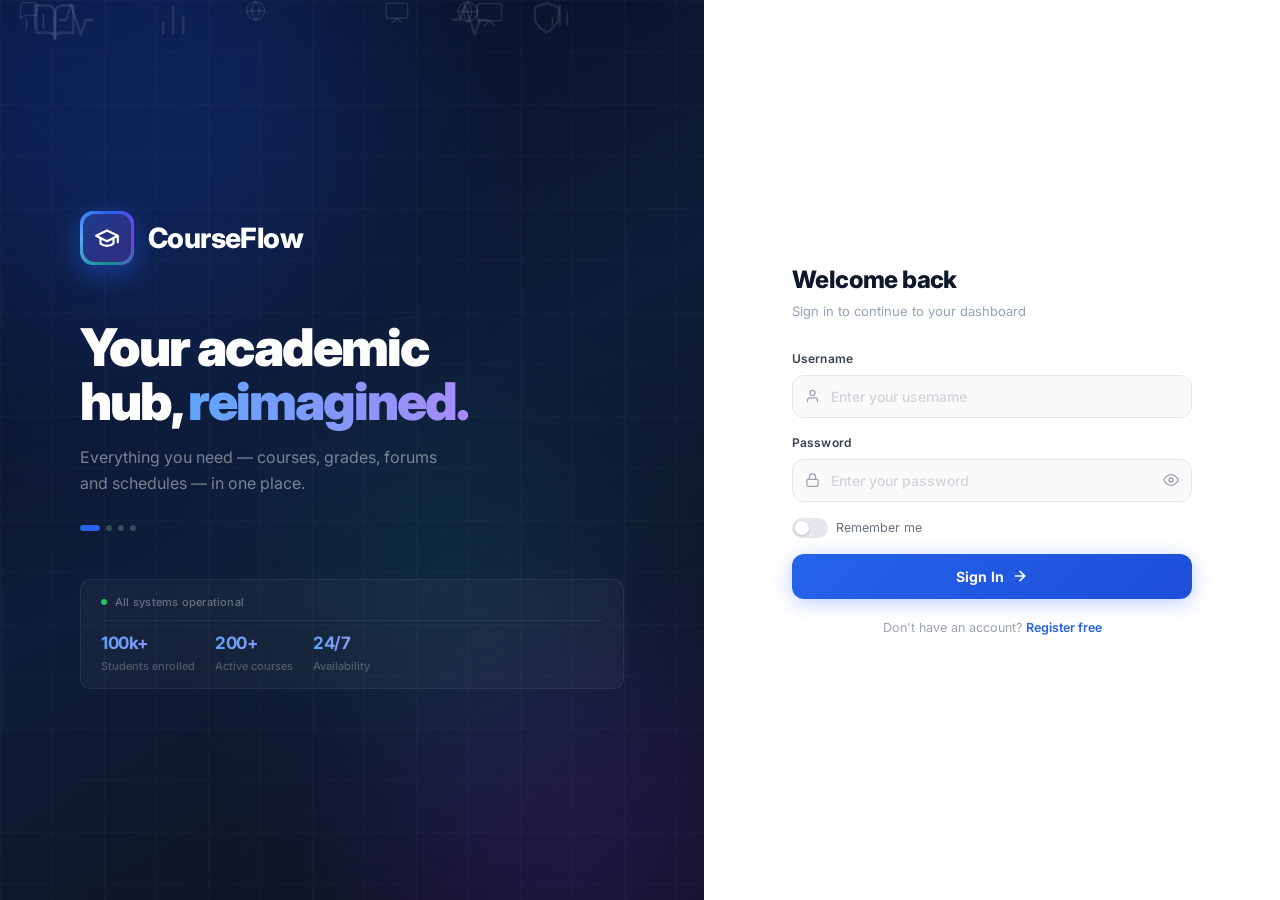
<file: profile.html>
<!DOCTYPE html>
<html lang="en">
<head>
<meta charset="UTF-8" />
<meta name="viewport" content="width=device-width, initial-scale=1.0" />
<title>CourseFlow — Profile</title>
<link rel="stylesheet" href="/styles.css" />
<style>
  .qa-btn svg { width:15px;height:15px;stroke:currentColor;fill:none;stroke-width:2;stroke-linecap:round;stroke-linejoin:round;flex-shrink:0; }
</style>
</head>
<body>

<div class="layout">
    <aside class="sidebar" id="sidebar"></aside>

  <div class="main">
    <header class="topbar">
      <div class="topbar-left">
        <div class="topbar-title">My Profile</div>
        <div class="topbar-sub">Manage your account and preferences</div>
      </div>
      <div class="topbar-right">
        <span class="role-chip" id="tb-role-chip"></span>
        <a class="topbar-avatar-btn" href="/profile.html">
          <div class="user-avatar" id="tb-avatar">?</div>
          <span id="tb-username"></span>
        </a>
      </div>
    </header>

    <div class="page-content">

      <!-- Hero -->
      <div class="profile-hero">
        <div class="profile-avatar-wrap">
          <div class="profile-avatar-lg" id="prof-avatar-lg">?</div>
        </div>
        <div class="profile-hero-content">
          <div class="profile-name" id="prof-fullname">—</div>
          <div class="profile-username" id="prof-username">@—</div>
          <div class="profile-role-badge" id="prof-role-badge">—</div>
        </div>
      </div>

      <div class="profile-grid">

        <!-- Account Info -->
        <div class="panel">
          <div class="panel-header">
            <div class="panel-title">Account Information</div>
            <span class="badge badge-green">Active</span>
          </div>
          <div class="panel-body">
            <div class="info-row">
              <span class="info-label">Username</span>
              <span class="info-value" id="info-username">—</span>
            </div>
            <div class="info-row">
              <span class="info-label">Email</span>
              <span class="info-value" id="info-email">—</span>
            </div>
            <div class="info-row">
              <span class="info-label">Full Name</span>
              <span class="info-value" id="info-fullname">—</span>
            </div>
            <div class="info-row">
              <span class="info-label">Role</span>
              <span class="info-value" id="info-role">—</span>
            </div>
            <div class="info-row">
              <span class="info-label">User ID</span>
              <span class="info-value" id="info-userid" style="font-family:monospace;color:var(--text-muted)">—</span>
            </div>
          </div>
        </div>

        <!-- Change Password -->
        <div class="panel">
          <div class="panel-header">
            <div class="panel-title">Change Password</div>
          </div>
          <div class="panel-body">
            <div class="form-group">
              <label class="form-label">Current Password</label>
              <input class="form-input" id="pw-current" type="password" placeholder="Enter current password" />
            </div>
            <div class="form-group">
              <label class="form-label">New Password</label>
              <input class="form-input" id="pw-new" type="password" placeholder="Enter new password" />
            </div>
            <div class="form-group" style="margin-bottom:0">
              <label class="form-label">Confirm New Password</label>
              <input class="form-input" id="pw-confirm" type="password" placeholder="Confirm new password" />
            </div>
            <button class="btn btn-primary mt-16" onclick="changePassword()">Update Password</button>
          </div>
        </div>

        <!-- Quick Navigation -->
        <div class="panel">
          <div class="panel-header">
            <div class="panel-title">Quick Navigation</div>
          </div>
          <div class="panel-body" style="display:flex;flex-direction:column;gap:8px;padding-top:16px">
            <a class="qa-btn" href="/dashboard.html">
              <svg xmlns="http://www.w3.org/2000/svg" viewBox="0 0 24 24"><rect x="3" y="3" width="7" height="7"/><rect x="14" y="3" width="7" height="7"/><rect x="14" y="14" width="7" height="7"/><rect x="3" y="14" width="7" height="7"/></svg>
              Dashboard
            </a>
            <a class="qa-btn" href="/courses.html">
              <svg xmlns="http://www.w3.org/2000/svg" viewBox="0 0 24 24"><path d="M2 3h6a4 4 0 0 1 4 4v14a3 3 0 0 0-3-3H2z"/><path d="M22 3h-6a4 4 0 0 0-4 4v14a3 3 0 0 1 3-3h7z"/></svg>
              Course Catalog
            </a>

            <a class="qa-btn" href="/forums.html">
              <svg xmlns="http://www.w3.org/2000/svg" viewBox="0 0 24 24"><path d="M21 15a2 2 0 0 1-2 2H7l-4 4V5a2 2 0 0 1 2-2h14a2 2 0 0 1 2 2z"/></svg>
              Academic Forums
            </a>
            <a class="qa-btn" href="/events.html">
              <svg xmlns="http://www.w3.org/2000/svg" viewBox="0 0 24 24"><rect x="3" y="4" width="18" height="18" rx="2"/><line x1="16" y1="2" x2="16" y2="6"/><line x1="8" y1="2" x2="8" y2="6"/><line x1="3" y1="10" x2="21" y2="10"/></svg>
              Schedule
            </a>
            <a class="qa-btn admin-link" href="/admin.html" style="display:none">
              <svg xmlns="http://www.w3.org/2000/svg" viewBox="0 0 24 24"><circle cx="12" cy="12" r="3"/><path d="M19.07 4.93a10 10 0 0 1 0 14.14M4.93 4.93a10 10 0 0 0 0 14.14"/></svg>
              Admin Console
            </a>
          </div>
        </div>

        <!-- Session -->
        <div class="panel">
          <div class="panel-header">
            <div class="panel-title">Session</div>
          </div>
          <div class="panel-body">
            <p style="font-size:13px;color:var(--text-muted);margin-bottom:20px;line-height:1.6">
              Signed in as <strong id="session-username">—</strong>.<br>
              Signing out will clear your session from this device.
            </p>
            <div class="danger-zone">
              <div class="danger-zone-info">
                <div class="danger-zone-title">Sign Out</div>
                <div class="danger-zone-sub">End your current session</div>
              </div>
              <button class="btn-danger" onclick="logout()">
                <svg xmlns="http://www.w3.org/2000/svg" width="14" height="14" viewBox="0 0 24 24" fill="none" stroke="currentColor" stroke-width="2.5" stroke-linecap="round" stroke-linejoin="round"><path d="M9 21H5a2 2 0 0 1-2-2V5a2 2 0 0 1 2-2h4"/><polyline points="16 17 21 12 16 7"/><line x1="21" y1="12" x2="9" y2="12"/></svg>
                Sign Out
              </button>
            </div>
          </div>
        </div>

      </div>

    </div>
  </div>
</div>

<div id="toast"></div>
<script src="/app.js"></script>
<script>
  if (!requireAuth()) {}
  renderSidebar('profile');
  if (CF.user?.role === 'admin') document.querySelector('.admin-link').style.display = '';

  function populate() {
    const u = CF.user;
    if (!u) return;
    const initial = (u.username || '?')[0].toUpperCase();
    document.getElementById('prof-avatar-lg').textContent  = initial;
    document.getElementById('prof-fullname').textContent   = u.fname && u.lname ? `${u.fname} ${u.lname}` : u.username;
    document.getElementById('prof-username').textContent   = '@' + (u.username || '');
    document.getElementById('prof-role-badge').textContent = u.role ? u.role.charAt(0).toUpperCase() + u.role.slice(1) : '—';
    document.getElementById('info-username').textContent   = u.username || '—';
    document.getElementById('info-email').textContent      = u.email    || '—';
    document.getElementById('info-fullname').textContent   = u.fname && u.lname ? `${u.fname} ${u.lname}` : '—';
    document.getElementById('info-role').textContent       = u.role ? u.role.charAt(0).toUpperCase() + u.role.slice(1) : '—';
    document.getElementById('info-userid').textContent     = u.userID || '—';
    document.getElementById('session-username').textContent = u.username || '—';
  }

  async function loadProfile() {
    populate();
    const r = await api(`/users/${CF.user.userID}`);
    if (r.ok && r.data) {
      CF.user = { ...CF.user, ...r.data };
      localStorage.setItem('cf_user', JSON.stringify(CF.user));
      populate();
    }
  }

  async function changePassword() {
    const current = document.getElementById('pw-current').value;
    const pw      = document.getElementById('pw-new').value;
    const confirm = document.getElementById('pw-confirm').value;
    if (!current || !pw || !confirm) return toast('Please fill in all fields', 'error');
    if (pw !== confirm) return toast('New passwords do not match', 'error');
    if (pw.length < 6)  return toast('Password must be at least 6 characters', 'error');
    const r = await api(`/users/${CF.user.userID}/password`, {
      method: 'PUT',
      body: JSON.stringify({ current_password: current, new_password: pw }),
    });
    if (r.ok) {
      toast('Password updated!', 'success');
      document.getElementById('pw-current').value = '';
      document.getElementById('pw-new').value     = '';
      document.getElementById('pw-confirm').value = '';
    } else {
      toast(r.data?.message || 'Failed to update password', 'error');
    }
  }

  loadProfile();
</script>
</body>
</html>
</file>
<file: styles.css>
/* ============================================================
   CourseFlow — Design System
   ============================================================ */

@import url('https://fonts.googleapis.com/css2?family=Inter:wght@300;400;500;600;700;800;900&display=swap');

:root {
  --sidebar-bg:       #0d1424;
  --sidebar-hover:    #1a2744;
  --sidebar-active:   #2563eb;
  --sidebar-width:    252px;
  --sidebar-collapsed: 64px;

  --bg:            #f0f2f7;
  --surface:       #ffffff;
  --border:        #e2e8f0;
  --border-light:  #f1f5f9;

  --text:          #0f172a;
  --text-muted:    #64748b;
  --text-light:    #94a3b8;

  --blue:          #2563eb;
  --blue-light:    #eff6ff;
  --green:         #16a34a;
  --green-light:   #f0fdf4;
  --amber:         #d97706;
  --amber-light:   #fffbeb;
  --red:           #dc2626;
  --red-light:     #fef2f2;
  --purple:        #7c3aed;
  --purple-light:  #f5f3ff;
  --teal:          #0d9488;
  --teal-light:    #f0fdfa;

  --radius:        12px;
  --radius-sm:     8px;
  --radius-lg:     18px;

  --shadow-sm:     0 1px 3px rgba(0,0,0,0.06), 0 1px 2px rgba(0,0,0,0.04);
  --shadow:        0 4px 12px rgba(0,0,0,0.08);
  --shadow-md:     0 8px 28px rgba(0,0,0,0.12);
  --shadow-lg:     0 20px 48px rgba(0,0,0,0.16);
}

/* ── RESET ── */
*, *::before, *::after { box-sizing: border-box; margin: 0; padding: 0; }
html, body { height: 100%; }
body {
  font-family: 'Inter', sans-serif;
  background: var(--bg);
  color: var(--text);
  font-size: 14px;
  line-height: 1.5;
  -webkit-font-smoothing: antialiased;
}
a { text-decoration: none; color: inherit; }
button { cursor: pointer; font-family: inherit; }
input, textarea, select { font-family: inherit; }

/* ── LAYOUT ── */
.layout {
  display: flex;
  min-height: 100vh;
}

/* ── SIDEBAR ── */
.sidebar {
  width: var(--sidebar-width);
  background: var(--sidebar-bg);
  background-image: linear-gradient(180deg, #0d1424 0%, #111827 100%);
  display: flex;
  flex-direction: column;
  position: fixed;
  top: 0; left: 0; bottom: 0;
  z-index: 100;
  flex-shrink: 0;
  border-right: 1px solid rgba(255,255,255,0.04);
  transition: width 0.26s cubic-bezier(.4,0,.2,1);
  overflow: hidden;
}

.sidebar.collapsed { width: var(--sidebar-collapsed); }

/* sidebar header row */
.sidebar-header {
  display: flex;
  align-items: center;
  gap: 10px;
  padding: 14px 14px 10px;
  border-bottom: 1px solid rgba(255,255,255,0.06);
  overflow: hidden;
  white-space: nowrap;
}
.sidebar-header .sidebar-brand { flex: 1; }
.sidebar.collapsed .sidebar-header { justify-content: center; padding: 14px 0 10px; }

/* toggle button */
.sidebar-toggle {
  flex-shrink: 0;
  width: 36px; height: 36px;
  border-radius: var(--radius-sm);
  background: rgba(255,255,255,0.08);
  border: none;
  display: flex; align-items: center; justify-content: center;
  cursor: pointer;
  transition: background 0.15s;
}
.sidebar-toggle:hover { background: rgba(255,255,255,0.18); }
.sidebar-toggle svg { width:18px;height:18px;stroke:#fff;fill:none;stroke-width:2;stroke-linecap:round; }

.sidebar-brand {
  display: flex;
  align-items: center;
  gap: 10px;
  color: #fff;
  font-size: 17px;
  font-weight: 800;
  letter-spacing: -0.4px;
  overflow: hidden;
  transition: opacity 0.2s, width 0.26s;
}
.sidebar.collapsed .sidebar-brand { opacity: 0; width: 0; overflow: hidden; }
.sidebar.collapsed .sidebar-brand-text { display: none; }

.sidebar-brand .brand-icon {
  width: 34px; height: 34px;
  background: linear-gradient(135deg,#2563eb,#1d4ed8);
  border-radius: 9px;
  display: flex; align-items: center; justify-content: center;
  box-shadow: 0 4px 12px rgba(37,99,235,0.4);
  flex-shrink: 0;
}
.sidebar-brand .brand-icon svg { width:18px;height:18px;stroke:#fff;fill:none;stroke-width:2;stroke-linecap:round;stroke-linejoin:round; }

.sidebar-nav {
  flex: 1;
  padding: 10px 10px;
  overflow-y: auto;
}

/* collapsible nav sections */
.nav-section { margin-bottom: 2px; }

.nav-section-toggle {
  width: 100%;
  display: flex; align-items: center; justify-content: space-between;
  padding: 10px 10px 5px;
  background: none; border: none; cursor: pointer;
  font-size: 10px; font-weight: 700; text-transform: uppercase;
  letter-spacing: 0.12em; color: rgba(255,255,255,0.22);
  transition: color 0.15s;
  user-select: none;
}
.nav-section-toggle:hover { color: rgba(255,255,255,0.45); }
.nav-section-toggle svg { transition: transform 0.25s cubic-bezier(.4,0,.2,1); flex-shrink: 0; stroke: currentColor; }
.nav-section-toggle[aria-expanded="false"] svg { transform: rotate(-90deg); }

.nav-section-body {
  overflow: hidden;
  max-height: none;
  transition: max-height 0.26s cubic-bezier(.4,0,.2,1);
}
.nav-section-toggle[aria-expanded="false"] + .nav-section-body { max-height: 0; overflow: hidden; }

.nav-label {
  font-size: 10px;
  font-weight: 700;
  text-transform: uppercase;
  letter-spacing: 0.12em;
  color: rgba(255,255,255,0.22);
  padding: 16px 10px 5px;
}

.nav-item {
  display: flex;
  align-items: center;
  gap: 10px;
  padding: 9px 12px;
  border-radius: 9px;
  color: rgba(255,255,255,0.5);
  font-size: 13.5px;
  font-weight: 500;
  transition: all 0.15s;
  margin-bottom: 1px;
  cursor: pointer;
  text-decoration: none;
  white-space: nowrap;
  overflow: hidden;
}
.sidebar.collapsed .nav-item { padding: 10px 0; justify-content: center; gap: 0; }
.sidebar.collapsed .nav-item:hover { background: rgba(255,255,255,0.06); border-radius: 0; }
.sidebar.collapsed .nav-item.active { border-radius: 0; }
.sidebar.collapsed .nav-item-label { opacity: 0; width: 0; overflow: hidden; display: inline-block; transition: opacity 0.15s, width 0.26s; }
.sidebar.collapsed .nav-section-toggle { opacity: 0; height: 0; padding: 0; pointer-events: none; overflow: hidden; }
.sidebar.collapsed .nav-section-body { max-height: none !important; overflow: visible !important; }
.sidebar.collapsed .nav-label { opacity: 0; height: 0; padding: 0; overflow: hidden; }
.sidebar.collapsed .user-details { opacity: 0; width: 0; overflow: hidden; transition: opacity 0.15s; }
.sidebar.collapsed .nav-item .nav-icon { width: 20px; height: 20px; }

.nav-item:hover {
  background: rgba(255,255,255,0.06);
  color: rgba(255,255,255,0.88);
}

.nav-item.active {
  background: linear-gradient(135deg,rgba(37,99,235,0.9),rgba(29,78,216,0.85));
  color: #fff;
  box-shadow: 0 4px 14px rgba(37,99,235,0.3);
  font-weight: 600;
}

.nav-item .nav-icon {
  width: 18px; height: 18px;
  flex-shrink: 0;
  display: flex; align-items: center; justify-content: center;
}
.nav-item .nav-icon svg { width:16px;height:16px;stroke:currentColor;fill:none;stroke-width:1.75;stroke-linecap:round;stroke-linejoin:round; }

.sidebar-user-card {
  border-top: 1px solid rgba(255,255,255,0.06);
  display: flex;
  align-items: center;
  padding: 10px 8px 10px 12px;
  gap: 6px;
}
.sidebar-user-info {
  display: flex; align-items: center; gap: 10px;
  flex: 1; min-width: 0;
  text-decoration: none;
  border-radius: 8px;
  padding: 6px 8px;
  transition: background 0.15s;
}
.sidebar-user-info:hover { background: rgba(255,255,255,0.07); }
.sidebar-logout-btn {
  flex-shrink: 0;
  width: 34px; height: 34px;
  border-radius: 8px;
  border: none;
  background: transparent;
  display: flex; align-items: center; justify-content: center;
  color: rgba(255,255,255,0.4);
  transition: background 0.15s, color 0.15s;
  cursor: pointer;
}
.sidebar-logout-btn:hover { background: rgba(220,38,38,0.18); color: #f87171; }
.sidebar-logout-btn svg { width: 15px; height: 15px; stroke: currentColor; fill: none; stroke-width: 2.5; stroke-linecap: round; stroke-linejoin: round; }
/* collapsed state */
.sidebar.collapsed .sidebar-user-card { justify-content: center; padding: 10px 0; }
.sidebar.collapsed .sidebar-user-info { padding: 0; flex: none; }
.sidebar.collapsed .user-details { display: none; }
.sidebar.collapsed .sidebar-logout-btn { display: none; }

.user-avatar {
  width: 36px; height: 36px;
  border-radius: 50%;
  background: linear-gradient(135deg,#2563eb,#7c3aed);
  display: flex; align-items: center; justify-content: center;
  font-size: 13px; font-weight: 700;
  color: #fff;
  flex-shrink: 0;
  overflow: hidden;
  box-shadow: 0 2px 8px rgba(37,99,235,0.35);
}

.user-avatar img { width: 100%; height: 100%; object-fit: cover; }

.user-details { flex: 1; min-width: 0; }
.user-name {
  font-size: 13px; font-weight: 600;
  color: rgba(255,255,255,0.9);
  white-space: nowrap; overflow: hidden; text-overflow: ellipsis;
}
.user-role {
  font-size: 11px;
  color: rgba(255,255,255,0.35);
  text-transform: capitalize;
}
.sidebar-user-chevron {
  color: rgba(255,255,255,0.25);
  font-size: 11px;
  flex-shrink: 0;
}

/* ── MAIN ── */
.main {
  margin-left: var(--sidebar-width);
  flex: 1;
  display: flex;
  flex-direction: column;
  min-height: 100vh;
  transition: margin-left 0.26s cubic-bezier(.4,0,.2,1);
}
body.sidebar-collapsed .main { margin-left: var(--sidebar-collapsed); }

/* ── TOPBAR ── */
.topbar {
  background: rgba(255,255,255,0.85);
  backdrop-filter: blur(12px);
  -webkit-backdrop-filter: blur(12px);
  border-bottom: 1px solid var(--border);
  padding: 0 32px;
  height: 64px;
  display: flex;
  align-items: center;
  justify-content: space-between;
  position: sticky; top: 0;
  z-index: 50;
}

.topbar-left { display: flex; flex-direction: column; gap: 1px; }
.topbar-title { font-size: 19px; font-weight: 800; letter-spacing: -0.4px; }
.topbar-sub { font-size: 12px; color: var(--text-muted); }

.topbar-right {
  display: flex; align-items: center; gap: 12px;
}

.topbar-semester {
  display: flex; align-items: center; gap: 7px;
  font-size: 12.5px; font-weight: 500;
  color: var(--text-muted);
  background: var(--bg);
  padding: 6px 14px;
  border-radius: 20px;
  border: 1px solid var(--border);
}

.icon-btn {
  width: 36px; height: 36px;
  border-radius: 50%;
  background: var(--bg);
  border: 1px solid var(--border);
  display: flex; align-items: center; justify-content: center;
  font-size: 15px;
  color: var(--text-muted);
  cursor: pointer;
  transition: all 0.15s;
  position: relative;
}
.icon-btn:hover { background: var(--border); color: var(--text); }

.topbar-avatar-btn {
  display: flex; align-items: center; gap: 8px;
  padding: 4px 10px 4px 4px;
  border-radius: 24px;
  background: var(--bg);
  border: 1px solid var(--border);
  cursor: pointer;
  transition: all 0.15s;
  text-decoration: none;
}
.topbar-avatar-btn:hover { border-color: var(--blue); background: var(--blue-light); }
.topbar-avatar-btn .user-avatar { width:28px;height:28px;font-size:11px; box-shadow:none; }
.topbar-avatar-btn span { font-size:13px;font-weight:600;color:var(--text); }

.notif-dot {
  position: absolute; top: 6px; right: 6px;
  width: 7px; height: 7px;
  background: var(--amber);
  border-radius: 50%;
  border: 1.5px solid var(--surface);
}

/* ── PAGE CONTENT ── */
.page-content {
  padding: 28px 32px 40px;
  flex: 1;
}

/* ── PAGE HERO (used on profile etc) ── */
.page-hero {
  background: linear-gradient(135deg, #0f172a 0%, #1e3a8a 50%, #312e81 100%);
  border-radius: var(--radius-lg);
  padding: 32px 36px;
  margin-bottom: 28px;
  position: relative;
  overflow: hidden;
  color: #fff;
}
.page-hero::before {
  content: '';
  position: absolute; inset: 0;
  background: url("data:image/svg+xml,%3Csvg width='60' height='60' viewBox='0 0 60 60' xmlns='http://www.w3.org/2000/svg'%3E%3Cg fill='none' fill-rule='evenodd'%3E%3Cg fill='%23ffffff' fill-opacity='0.03'%3E%3Cpath d='M36 34v-4h-2v4h-4v2h4v4h2v-4h4v-2h-4zm0-30V0h-2v4h-4v2h4v4h2V6h4V4h-4zM6 34v-4H4v4H0v2h4v4h2v-4h4v-2H6zM6 4V0H4v4H0v2h4v4h2V6h4V4H6z'/%3E%3C/g%3E%3C/g%3E%3C/svg%3E");
}
.page-hero-content { position: relative; z-index: 1; }

/* ── STAT CARDS ── */
.stats-grid {
  display: grid;
  grid-template-columns: repeat(4, 1fr);
  gap: 16px;
  margin-bottom: 32px;
}

.stat-card {
  background: var(--surface);
  border: 1px solid var(--border);
  border-radius: var(--radius);
  padding: 20px 24px;
  box-shadow: var(--shadow-sm);
  display: flex;
  flex-direction: column;
  gap: 12px;
}

.stat-card-top {
  display: flex;
  justify-content: space-between;
  align-items: flex-start;
}

.stat-label {
  font-size: 12px;
  font-weight: 500;
  color: var(--text-muted);
}

.stat-icon {
  width: 34px; height: 34px;
  border-radius: 8px;
  display: flex; align-items: center; justify-content: center;
}
.stat-icon svg { width:16px;height:16px;stroke-width:2;stroke-linecap:round;stroke-linejoin:round;fill:none; }
.stat-icon.blue   svg { stroke:var(--blue); }
.stat-icon.green  svg { stroke:var(--green); }
.stat-icon.amber  svg { stroke:var(--amber); }
.stat-icon.purple svg { stroke:var(--purple); }
.stat-icon.teal   svg { stroke:var(--teal); }
.stat-icon.blue   { background: var(--blue-light);   }
.stat-icon.green  { background: var(--green-light);  }
.stat-icon.amber  { background: var(--amber-light);  }
.stat-icon.purple { background: var(--purple-light); }

.stat-value {
  font-size: 30px;
  font-weight: 700;
  letter-spacing: -1px;
  line-height: 1;
}

.stat-sub {
  font-size: 12px;
  color: var(--text-muted);
}
.stat-sub.warn { color: var(--amber); font-weight: 500; }
.stat-sub.good { color: var(--green); font-weight: 500; }

/* ── SECTION HEADER ── */
.section-header {
  display: flex;
  justify-content: space-between;
  align-items: center;
  margin-bottom: 16px;
}

.section-title {
  font-size: 16px;
  font-weight: 700;
  letter-spacing: -0.2px;
}

.view-all {
  font-size: 13px;
  color: var(--blue);
  font-weight: 500;
  cursor: pointer;
  display: flex; align-items: center; gap: 4px;
}
.view-all:hover { text-decoration: underline; }

/* ── COURSE CARDS ── */
.courses-grid {
  display: grid;
  grid-template-columns: repeat(auto-fill, minmax(300px, 1fr));
  gap: 16px;
}

.course-card {
  background: var(--surface);
  border: 1px solid var(--border);
  border-radius: var(--radius);
  overflow: hidden;
  box-shadow: var(--shadow-sm);
  cursor: pointer;
  transition: box-shadow 0.2s, transform 0.15s;
}

.course-card:hover {
  box-shadow: var(--shadow-md);
  transform: translateY(-2px);
}

/* Subject header strip */
.course-header {
  height: 80px;
  display: flex;
  align-items: flex-end;
  padding: 12px 16px;
  position: relative;
  overflow: hidden;
}

.course-header-icon {
  position: absolute;
  right: 16px; top: 50%;
  transform: translateY(-50%);
  opacity: 0.25;
  width: 44px;
  height: 44px;
  display: flex;
  align-items: center;
  justify-content: center;
  color: #fff;
}
.course-header-icon svg {
  width: 100%;
  height: 100%;
  stroke: currentColor;
}

.course-header-badge {
  font-size: 11px;
  font-weight: 700;
  text-transform: uppercase;
  letter-spacing: 0.06em;
  background: rgba(255,255,255,0.25);
  backdrop-filter: blur(4px);
  padding: 3px 9px;
  border-radius: 20px;
  color: #fff;
}

/* Subject colours */
.subject-cs      { background: linear-gradient(135deg, #1d4ed8, #3b82f6); }
.subject-math    { background: linear-gradient(135deg, #7c3aed, #a855f7); }
.subject-bio     { background: linear-gradient(135deg, #15803d, #22c55e); }
.subject-chem    { background: linear-gradient(135deg, #0d9488, #2dd4bf); }
.subject-phys    { background: linear-gradient(135deg, #b45309, #f59e0b); }
.subject-eng     { background: linear-gradient(135deg, #dc2626, #f87171); }
.subject-data    { background: linear-gradient(135deg, #0369a1, #38bdf8); }
.subject-design  { background: linear-gradient(135deg, #be185d, #f472b6); }
.subject-net     { background: linear-gradient(135deg, #1e40af, #6366f1); }
.subject-sec     { background: linear-gradient(135deg, #374151, #6b7280); }
.subject-default { background: linear-gradient(135deg, #475569, #94a3b8); }

.course-body {
  padding: 16px;
}

.course-code {
  font-size: 11px;
  font-weight: 700;
  text-transform: uppercase;
  letter-spacing: 0.08em;
  color: var(--text-muted);
  margin-bottom: 4px;
}

.course-name {
  font-size: 15px;
  font-weight: 700;
  line-height: 1.35;
  margin-bottom: 12px;
  color: var(--text);
}

.course-footer {
  display: flex;
  justify-content: space-between;
  align-items: center;
}

.course-lecturer {
  display: flex; align-items: center; gap: 6px;
  font-size: 12px;
  color: var(--text-muted);
}

.course-status {
  display: flex; align-items: center; gap: 5px;
  font-size: 12px; font-weight: 500;
}
.course-status.due  { color: var(--amber); }
.course-status.ok   { color: var(--green); }
.course-status.tbd  { color: var(--text-light); }

.grade-badge {
  font-size: 11px;
  font-weight: 700;
  padding: 2px 8px;
  border-radius: 6px;
}
.grade-a  { background: var(--green-light);  color: var(--green); }
.grade-b  { background: var(--blue-light);   color: var(--blue); }
.grade-c  { background: var(--amber-light);  color: var(--amber); }
.grade-tbd{ background: var(--border-light); color: var(--text-light); }

/* ── PANEL ── */
.panel {
  background: var(--surface);
  border: 1px solid var(--border);
  border-radius: var(--radius);
  box-shadow: var(--shadow-sm);
  overflow: hidden;
}

.panel-header {
  padding: 18px 24px;
  border-bottom: 1px solid var(--border);
  display: flex; align-items: center; justify-content: space-between;
}

.panel-title {
  font-size: 15px;
  font-weight: 700;
}

.panel-body { padding: 24px; }

/* ── TABS ── */
.tab-bar {
  display: flex;
  gap: 4px;
  background: var(--bg);
  padding: 4px;
  border-radius: 10px;
  margin-bottom: 24px;
  width: fit-content;
}

.tab-btn {
  padding: 8px 18px;
  border: none;
  background: transparent;
  border-radius: 7px;
  font-size: 13px;
  font-weight: 500;
  color: var(--text-muted);
  transition: all 0.15s;
  white-space: nowrap;
}

.tab-btn:hover { color: var(--text); background: var(--border-light); }
.tab-btn.active {
  background: var(--surface);
  color: var(--blue);
  font-weight: 600;
  box-shadow: var(--shadow-sm);
}

/* ── TABLE ── */
.table-wrap {
  border-radius: var(--radius);
  overflow: hidden;
  border: 1px solid var(--border);
}

table {
  width: 100%;
  border-collapse: collapse;
}

thead th {
  background: var(--bg);
  padding: 10px 16px;
  font-size: 11px;
  font-weight: 600;
  text-transform: uppercase;
  letter-spacing: 0.07em;
  color: var(--text-muted);
  text-align: left;
  border-bottom: 1px solid var(--border);
}

tbody td {
  padding: 13px 16px;
  font-size: 13px;
  border-bottom: 1px solid var(--border-light);
  vertical-align: middle;
}

tbody tr:last-child td { border-bottom: none; }
tbody tr:hover td { background: var(--bg); }

.table-lecturer { color: var(--blue); font-weight: 500; }

.tbl-grade-good { color: var(--green); font-weight: 700; }
.tbl-grade-warn { color: var(--amber); font-weight: 700; }

/* ── BADGES ── */
.badge {
  display: inline-flex; align-items: center;
  padding: 3px 10px;
  border-radius: 20px;
  font-size: 11px;
  font-weight: 600;
}
.badge-green  { background: var(--green-light);  color: var(--green); }
.badge-amber  { background: var(--amber-light);  color: var(--amber); }
.badge-blue   { background: var(--blue-light);   color: var(--blue); }
.badge-red    { background: var(--red-light);    color: var(--red); }
.badge-purple { background: var(--purple-light); color: var(--purple); }
.badge-gray   { background: var(--border-light); color: var(--text-muted); }

/* ── BUTTONS ── */
.btn {
  display: inline-flex; align-items: center; gap: 6px;
  padding: 9px 18px;
  border-radius: var(--radius-sm);
  font-size: 13px;
  font-weight: 600;
  border: none;
  transition: all 0.15s;
  white-space: nowrap;
}

.btn-primary {
  background: var(--blue);
  color: #fff;
}
.btn-primary:hover { background: #1d4ed8; }

.btn-outline {
  background: transparent;
  border: 1px solid var(--border);
  color: var(--text-muted);
}
.btn-outline:hover { border-color: var(--blue); color: var(--blue); }

.btn-ghost {
  background: var(--bg);
  border: 1px solid var(--border);
  color: var(--text);
}
.btn-ghost:hover { background: var(--border); }

.btn-sm { padding: 7px 14px; font-size: 12px; }
.btn-lg { padding: 12px 24px; font-size: 15px; }

/* ── FORMS ── */
.form-group { margin-bottom: 16px; }

.form-label {
  display: block;
  font-size: 12px;
  font-weight: 600;
  color: var(--text-muted);
  text-transform: uppercase;
  letter-spacing: 0.06em;
  margin-bottom: 7px;
}

.form-input,
.form-select,
.form-textarea {
  width: 100%;
  background: var(--surface);
  border: 1.5px solid var(--border);
  border-radius: var(--radius-sm);
  padding: 10px 14px;
  color: var(--text);
  font-size: 14px;
  outline: none;
  transition: border-color 0.15s, box-shadow 0.15s;
}

.form-input:focus,
.form-select:focus,
.form-textarea:focus {
  border-color: var(--blue);
  box-shadow: 0 0 0 3px rgba(37,99,235,0.08);
}

.form-input::placeholder { color: var(--text-light); }
.form-textarea { resize: vertical; min-height: 90px; }
.form-select option { background: var(--surface); }

.form-row {
  display: grid;
  grid-template-columns: 1fr 1fr;
  gap: 14px;
}

/* ── PAGINATION ── */
.pagination {
  display: flex;
  align-items: center;
  gap: 4px;
}

.page-btn {
  width: 32px; height: 32px;
  border-radius: 6px;
  border: 1px solid var(--border);
  background: var(--surface);
  font-size: 13px;
  font-weight: 500;
  color: var(--text-muted);
  display: flex; align-items: center; justify-content: center;
  cursor: pointer;
  transition: all 0.15s;
}
.page-btn:hover { border-color: var(--blue); color: var(--blue); }
.page-btn.active { background: var(--blue); border-color: var(--blue); color: #fff; }
.page-btn.text { width: auto; padding: 0 12px; }

/* ── FORUM / THREAD ── */
.thread-composer {
  background: var(--surface);
  border: 1px solid var(--border);
  border-radius: var(--radius);
  padding: 16px;
  margin-bottom: 20px;
  box-shadow: var(--shadow-sm);
}

.composer-top {
  display: flex; gap: 12px; align-items: flex-start;
  margin-bottom: 12px;
}

.composer-input {
  flex: 1;
  background: var(--bg);
  border: 1.5px solid var(--border);
  border-radius: var(--radius-sm);
  padding: 10px 14px;
  font-size: 14px;
  color: var(--text);
  outline: none;
  resize: none;
  min-height: 44px;
  max-height: 160px;
  transition: border-color 0.15s;
  font-family: inherit;
}
.composer-input:focus { border-color: var(--blue); }
.composer-input::placeholder { color: var(--text-light); }

.composer-actions {
  display: flex; justify-content: space-between; align-items: center;
  flex-wrap: wrap; gap: 8px;
}

.composer-tools { display: flex; gap: 8px; }

.tool-btn {
  width: 32px; height: 32px;
  border-radius: 6px;
  border: 1px solid var(--border);
  background: transparent;
  color: var(--text-muted);
  font-size: 15px;
  display: flex; align-items: center; justify-content: center;
  transition: all 0.15s;
}
.tool-btn:hover { background: var(--bg); color: var(--blue); border-color: var(--blue); }

.tag-row { display: flex; align-items: center; gap: 6px; flex-wrap: wrap; margin-top: 10px; }
.tag { font-size: 11px; font-weight: 500; padding: 3px 9px; border-radius: 20px; background: var(--bg); border: 1px solid var(--border); color: var(--text-muted); }
.tag-add { color: var(--blue); border-color: var(--blue); background: var(--blue-light); cursor: pointer; }

.thread-card {
  background: var(--surface);
  border: 1px solid var(--border);
  border-radius: var(--radius);
  padding: 18px 20px;
  margin-bottom: 12px;
  box-shadow: var(--shadow-sm);
  transition: box-shadow 0.15s;
  cursor: pointer;
}
.thread-card:hover { box-shadow: var(--shadow); }

.thread-top { display: flex; align-items: center; gap: 8px; margin-bottom: 8px; }
.thread-author { font-size: 13px; font-weight: 600; }
.thread-time { font-size: 12px; color: var(--text-muted); margin-left: auto; }
.thread-title { font-size: 15px; font-weight: 700; margin-bottom: 6px; }
.thread-body { font-size: 13px; color: var(--text-muted); line-height: 1.6; margin-bottom: 10px; }
.thread-tags { display: flex; gap: 6px; flex-wrap: wrap; margin-bottom: 10px; }
.thread-meta { display: flex; gap: 16px; font-size: 12px; color: var(--text-light); }
.thread-meta span { display: flex; align-items: center; gap: 4px; }

/* Sidebar widgets */
.widget {
  background: var(--surface);
  border: 1px solid var(--border);
  border-radius: var(--radius);
  padding: 18px;
  margin-bottom: 16px;
  box-shadow: var(--shadow-sm);
}

.widget-title {
  font-size: 14px;
  font-weight: 700;
  margin-bottom: 14px;
  display: flex; align-items: center; gap: 6px;
}

.widget-item {
  padding: 9px 0;
  border-bottom: 1px solid var(--border-light);
  font-size: 13px;
  color: var(--text-muted);
  line-height: 1.4;
}
.widget-item:last-child { border-bottom: none; padding-bottom: 0; }
.widget-item a { color: var(--blue); font-weight: 500; font-size: 12px; display: inline-block; margin-top: 4px; }

.topic-tags { display: flex; flex-wrap: wrap; gap: 7px; }
.topic-tag {
  padding: 5px 12px;
  border-radius: 20px;
  background: var(--bg);
  border: 1px solid var(--border);
  font-size: 12px; font-weight: 500;
  color: var(--text-muted);
  cursor: pointer;
  transition: all 0.15s;
}
.topic-tag:hover { background: var(--blue-light); border-color: var(--blue); color: var(--blue); }

.follow-item {
  display: flex; align-items: center; gap: 10px;
  padding: 8px 0;
  border-bottom: 1px solid var(--border-light);
}
.follow-item:last-child { border-bottom: none; }
.follow-info { flex: 1; }
.follow-name { font-size: 13px; font-weight: 600; }
.follow-desc { font-size: 11px; color: var(--text-muted); }
.follow-btn {
  width: 28px; height: 28px;
  border-radius: 50%;
  background: var(--blue-light);
  border: 1px solid var(--blue);
  color: var(--blue);
  font-size: 16px;
  display: flex; align-items: center; justify-content: center;
  cursor: pointer;
  transition: all 0.15s;
}
.follow-btn:hover { background: var(--blue); color: #fff; }

/* ── EVENTS ── */
.event-card {
  background: var(--surface);
  border: 1px solid var(--border);
  border-radius: var(--radius);
  padding: 16px 20px;
  margin-bottom: 10px;
  display: flex; gap: 16px; align-items: center;
  box-shadow: var(--shadow-sm);
}

.event-date-block {
  text-align: center;
  min-width: 44px;
  background: var(--blue-light);
  border-radius: 10px;
  padding: 8px;
  color: var(--blue);
}
.event-month { font-size: 10px; font-weight: 700; text-transform: uppercase; }
.event-day   { font-size: 22px; font-weight: 800; line-height: 1; }

.event-info { flex: 1; }
.event-title { font-size: 14px; font-weight: 700; margin-bottom: 3px; }
.event-course { font-size: 12px; color: var(--text-muted); }
.event-time { font-size: 12px; color: var(--blue); font-weight: 500; margin-top: 2px; }

/* ── ASSIGNMENTS ── */
.assignment-row {
  display: flex; align-items: center; gap: 12px;
  padding: 14px 0;
  border-bottom: 1px solid var(--border-light);
}
.assignment-row:last-child { border-bottom: none; }

.assignment-info { flex: 1; }
.assignment-title { font-size: 14px; font-weight: 600; margin-bottom: 2px; }
.assignment-course { font-size: 12px; color: var(--text-muted); }
.assignment-due { font-size: 12px; font-weight: 500; }
.assignment-due.overdue { color: var(--red); }
.assignment-due.soon    { color: var(--amber); }
.assignment-due.ok      { color: var(--green); }

/* ── SEARCH BAR ── */
.search-wrap {
  position: relative; margin-bottom: 20px;
}
.search-icon {
  position: absolute; left: 12px; top: 50%; transform: translateY(-50%);
  color: var(--text-muted); font-size: 15px; pointer-events: none;
}
.search-input {
  width: 100%; padding: 10px 14px 10px 38px;
  background: var(--surface);
  border: 1.5px solid var(--border);
  border-radius: var(--radius-sm);
  font-size: 14px; color: var(--text);
  outline: none;
  transition: border-color 0.15s;
}
.search-input:focus { border-color: var(--blue); }
.search-input::placeholder { color: var(--text-light); }

/* ── MODAL ── */
.modal-overlay {
  position: fixed; inset: 0;
  background: rgba(15,23,42,0.5);
  backdrop-filter: blur(4px);
  z-index: 500;
  display: flex; align-items: center; justify-content: center;
  opacity: 0; pointer-events: none;
  transition: opacity 0.2s;
}
.modal-overlay.open { opacity: 1; pointer-events: all; }

.modal {
  background: var(--surface);
  border-radius: var(--radius-lg);
  border: 1px solid var(--border);
  width: 520px; max-width: 92vw;
  max-height: 85vh; overflow-y: auto;
  padding: 32px;
  box-shadow: var(--shadow-md);
  transform: scale(0.96);
  transition: transform 0.2s;
}
.modal-overlay.open .modal { transform: scale(1); }

.modal-header {
  display: flex; justify-content: space-between; align-items: center;
  margin-bottom: 24px;
}
.modal-title { font-size: 18px; font-weight: 700; letter-spacing: -0.3px; }
.modal-close {
  width: 30px; height: 30px;
  border-radius: 50%;
  background: var(--bg); border: 1px solid var(--border);
  color: var(--text-muted);
  font-size: 14px;
  display: flex; align-items: center; justify-content: center;
  cursor: pointer; transition: all 0.15s;
}
.modal-close:hover { background: var(--border); color: var(--text); }

/* ── TOAST ── */
#toast {
  position: fixed; bottom: 24px; right: 24px;
  padding: 12px 20px;
  border-radius: 10px;
  font-size: 13px; font-weight: 500;
  z-index: 999;
  transform: translateY(60px); opacity: 0;
  transition: all 0.3s cubic-bezier(0.16,1,0.3,1);
  max-width: 300px;
  box-shadow: var(--shadow-md);
}
#toast.show { transform: translateY(0); opacity: 1; }
#toast.success { background: #f0fdf4; border: 1px solid #bbf7d0; color: #15803d; }
#toast.error   { background: #fef2f2; border: 1px solid #fecaca; color: #dc2626; }
#toast.info    { background: #eff6ff; border: 1px solid #bfdbfe; color: #2563eb; }

/* ── EMPTY STATE ── */
.empty-state {
  text-align: center;
  padding: 48px 20px;
  color: var(--text-muted);
}
.empty-state .empty-icon { font-size: 40px; margin-bottom: 12px; }
.empty-state p { font-size: 14px; }

/* ── LOADING ── */
.loading {
  display: flex; align-items: center; justify-content: center;
  gap: 10px; padding: 40px;
  color: var(--text-muted); font-size: 14px;
}
.spinner {
  width: 18px; height: 18px;
  border: 2px solid var(--border);
  border-top-color: var(--blue);
  border-radius: 50%;
  animation: spin 0.7s linear infinite;
  flex-shrink: 0;
}
@keyframes spin { to { transform: rotate(360deg); } }

/* ── CUSTOM COURSE SELECT ── */
.cs-wrap { position: relative; flex: 1; min-width: 220px; max-width: 360px; }

.cs-trigger {
  width: 100%; display: flex; align-items: center; justify-content: space-between; gap: 8px;
  padding: 10px 14px;
  background: var(--surface); border: 1.5px solid var(--border);
  border-radius: var(--radius-sm); cursor: pointer; font-family: inherit;
  font-size: 14px; font-weight: 500; color: var(--text);
  transition: border-color 0.15s, box-shadow 0.15s;
  text-align: left;
}
.cs-trigger:hover { border-color: #cbd5e1; }
.cs-trigger:focus { outline: none; border-color: var(--blue); box-shadow: 0 0 0 3px rgba(37,99,235,.08); }
.cs-trigger-text { flex: 1; overflow: hidden; text-overflow: ellipsis; white-space: nowrap; }
.cs-arrow { flex-shrink: 0; color: var(--text-muted); transition: transform 0.2s; }

.cs-dropdown {
  position: absolute; top: calc(100% + 6px); left: 0; right: 0;
  background: var(--surface); border: 1.5px solid var(--border);
  border-radius: var(--radius); box-shadow: var(--shadow-md);
  z-index: 200; opacity: 0; pointer-events: none;
  transform: translateY(-6px);
  transition: opacity 0.18s, transform 0.18s;
  overflow: hidden;
}
.cs-dropdown.open { opacity: 1; pointer-events: auto; transform: translateY(0); }
.cs-dropdown.open ~ .cs-trigger .cs-arrow,
.cs-wrap:has(.cs-dropdown.open) .cs-arrow { transform: rotate(180deg); }

.cs-search-wrap {
  display: flex; align-items: center; gap: 8px;
  padding: 10px 12px;
  border-bottom: 1px solid var(--border-light);
}
.cs-search-wrap svg { flex-shrink: 0; color: var(--text-muted); }
.cs-search {
  flex: 1; border: none; outline: none;
  font-size: 13px; font-family: inherit; color: var(--text);
  background: transparent;
}
.cs-search::placeholder { color: var(--text-light); }

.cs-list { max-height: 220px; overflow-y: auto; padding: 4px; }
.cs-list::-webkit-scrollbar { width: 4px; }
.cs-list::-webkit-scrollbar-track { background: transparent; }
.cs-list::-webkit-scrollbar-thumb { background: var(--border); border-radius: 99px; }

.cs-option {
  display: flex; align-items: baseline; gap: 8px;
  padding: 9px 10px; border-radius: 7px; cursor: pointer;
  transition: background 0.1s;
}
.cs-option:hover { background: var(--bg); }
.cs-option.selected { background: var(--blue-light); }
.cs-option-code {
  font-size: 11px; font-weight: 700; text-transform: uppercase;
  letter-spacing: 0.06em; color: var(--blue); flex-shrink: 0;
  min-width: 52px;
}
.cs-option-name { font-size: 13px; color: var(--text); white-space: nowrap; overflow: hidden; text-overflow: ellipsis; }
.cs-option.selected .cs-option-name { color: var(--blue); font-weight: 600; }
.cs-empty { padding: 16px; text-align: center; font-size: 13px; color: var(--text-muted); }

/* auth styles are scoped in auth.html <style> block */

/* ── PROFILE PAGE ── */
.profile-hero {
  background: linear-gradient(135deg, #0f172a 0%, #1e3a8a 60%, #312e81 100%);
  border-radius: var(--radius-lg);
  padding: 36px 40px;
  margin-bottom: 28px;
  position: relative;
  overflow: hidden;
  display: flex; align-items: center; gap: 28px;
}
.profile-hero::before {
  content: '';
  position: absolute; inset: 0;
  background-image: radial-gradient(circle at 80% 50%, rgba(37,99,235,0.2) 0%, transparent 60%),
    linear-gradient(135deg, rgba(255,255,255,0.02) 25%, transparent 25%);
}
.profile-hero-content { position: relative; z-index: 1; flex: 1; }
.profile-avatar-wrap { position: relative; z-index: 1; flex-shrink: 0; }
.profile-avatar-lg {
  width: 80px; height: 80px;
  border-radius: 50%;
  background: linear-gradient(135deg,#2563eb,#7c3aed);
  display: flex; align-items: center; justify-content: center;
  font-size: 30px; font-weight: 800;
  color: #fff;
  border: 3px solid rgba(255,255,255,0.2);
  box-shadow: 0 8px 24px rgba(0,0,0,0.3);
}
.profile-name { font-size: 26px; font-weight: 800; color: #fff; letter-spacing: -0.5px; margin-bottom: 4px; }
.profile-username { font-size: 14px; color: rgba(255,255,255,0.5); margin-bottom: 10px; }
.profile-role-badge {
  display: inline-flex; align-items: center; gap: 6px;
  background: rgba(255,255,255,0.1);
  border: 1px solid rgba(255,255,255,0.15);
  border-radius: 20px;
  padding: 4px 12px;
  font-size: 12px; font-weight: 600;
  color: rgba(255,255,255,0.8);
  text-transform: capitalize;
}

.profile-grid { display: grid; grid-template-columns: 1fr 1fr; gap: 20px; }
@media (max-width: 760px) { .profile-grid { grid-template-columns: 1fr; } }

.info-row {
  display: flex; align-items: center; justify-content: space-between;
  padding: 14px 0;
  border-bottom: 1px solid var(--border-light);
  gap: 12px;
}
.info-row:last-child { border-bottom: none; padding-bottom: 0; }
.info-label { font-size: 12px; font-weight: 600; color: var(--text-muted); text-transform: uppercase; letter-spacing: 0.06em; min-width: 100px; }
.info-value { font-size: 14px; font-weight: 500; color: var(--text); text-align: right; }

/* ── DANGER ZONE ── */
.danger-zone {
  border: 1.5px solid #fecaca;
  border-radius: var(--radius);
  background: #fff5f5;
  padding: 20px 24px;
  display: flex; align-items: center; justify-content: space-between; gap: 16px;
  flex-wrap: wrap;
}
.danger-zone-info { flex: 1; }
.danger-zone-title { font-size: 14px; font-weight: 700; color: var(--red); margin-bottom: 4px; }
.danger-zone-sub { font-size: 13px; color: var(--text-muted); }
.btn-danger {
  background: var(--red);
  color: #fff;
  border: none;
  padding: 9px 18px;
  border-radius: var(--radius-sm);
  font-size: 13px; font-weight: 600;
  cursor: pointer; transition: all 0.15s;
  display: inline-flex; align-items: center; gap: 6px;
}
.btn-danger:hover { background: #b91c1c; box-shadow: 0 4px 12px rgba(220,38,38,0.3); }

/* ── STAT CARDS UPGRADED ── */
.stat-card {
  background: var(--surface);
  border: 1px solid var(--border);
  border-radius: var(--radius);
  padding: 22px 24px;
  box-shadow: var(--shadow-sm);
  display: flex;
  flex-direction: column;
  gap: 14px;
  transition: box-shadow 0.2s, transform 0.15s;
  cursor: default;
}
.stat-card:hover { box-shadow: var(--shadow); transform: translateY(-1px); }

/* ── QUICK ACTIONS ── */
.quick-actions { display: flex; gap: 10px; flex-wrap: wrap; margin-bottom: 28px; }
.qa-btn {
  display: flex; align-items: center; gap: 8px;
  padding: 10px 18px;
  border-radius: 10px;
  border: 1.5px solid var(--border);
  background: var(--surface);
  font-size: 13px; font-weight: 600;
  color: var(--text);
  cursor: pointer;
  transition: all 0.15s;
  text-decoration: none;
}
.qa-btn:hover { border-color: var(--blue); color: var(--blue); background: var(--blue-light); box-shadow: 0 4px 12px rgba(37,99,235,0.1); }
.qa-btn .qa-icon { font-size: 16px; }

/* ── ROLE CHIP in topbar ── */
.role-chip {
  display: inline-flex; align-items: center; gap: 5px;
  padding: 4px 10px;
  border-radius: 20px;
  font-size: 11px; font-weight: 700;
  text-transform: uppercase; letter-spacing: 0.06em;
}
.role-chip.student { background: var(--blue-light); color: var(--blue); }
.role-chip.lecturer { background: var(--purple-light); color: var(--purple); }
.role-chip.admin { background: var(--amber-light); color: var(--amber); }

/* ── UTILS ── */
.flex { display: flex; }
.items-center { align-items: center; }
.gap-8  { gap: 8px; }
.gap-12 { gap: 12px; }
.gap-16 { gap: 16px; }
.mt-8  { margin-top: 8px; }
.mt-16 { margin-top: 16px; }
.mt-24 { margin-top: 24px; }
.mb-8  { margin-bottom: 8px; }
.mb-16 { margin-bottom: 16px; }
.mb-24 { margin-bottom: 24px; }
.text-muted { color: var(--text-muted); }
.text-sm { font-size: 12px; }
.font-bold { font-weight: 700; }
.w-full { width: 100%; }
.two-col { display: grid; grid-template-columns: 1fr 280px; gap: 24px; }

@media (max-width: 900px) {
  .stats-grid { grid-template-columns: 1fr 1fr; }
  .two-col { grid-template-columns: 1fr; }
}
</file>
